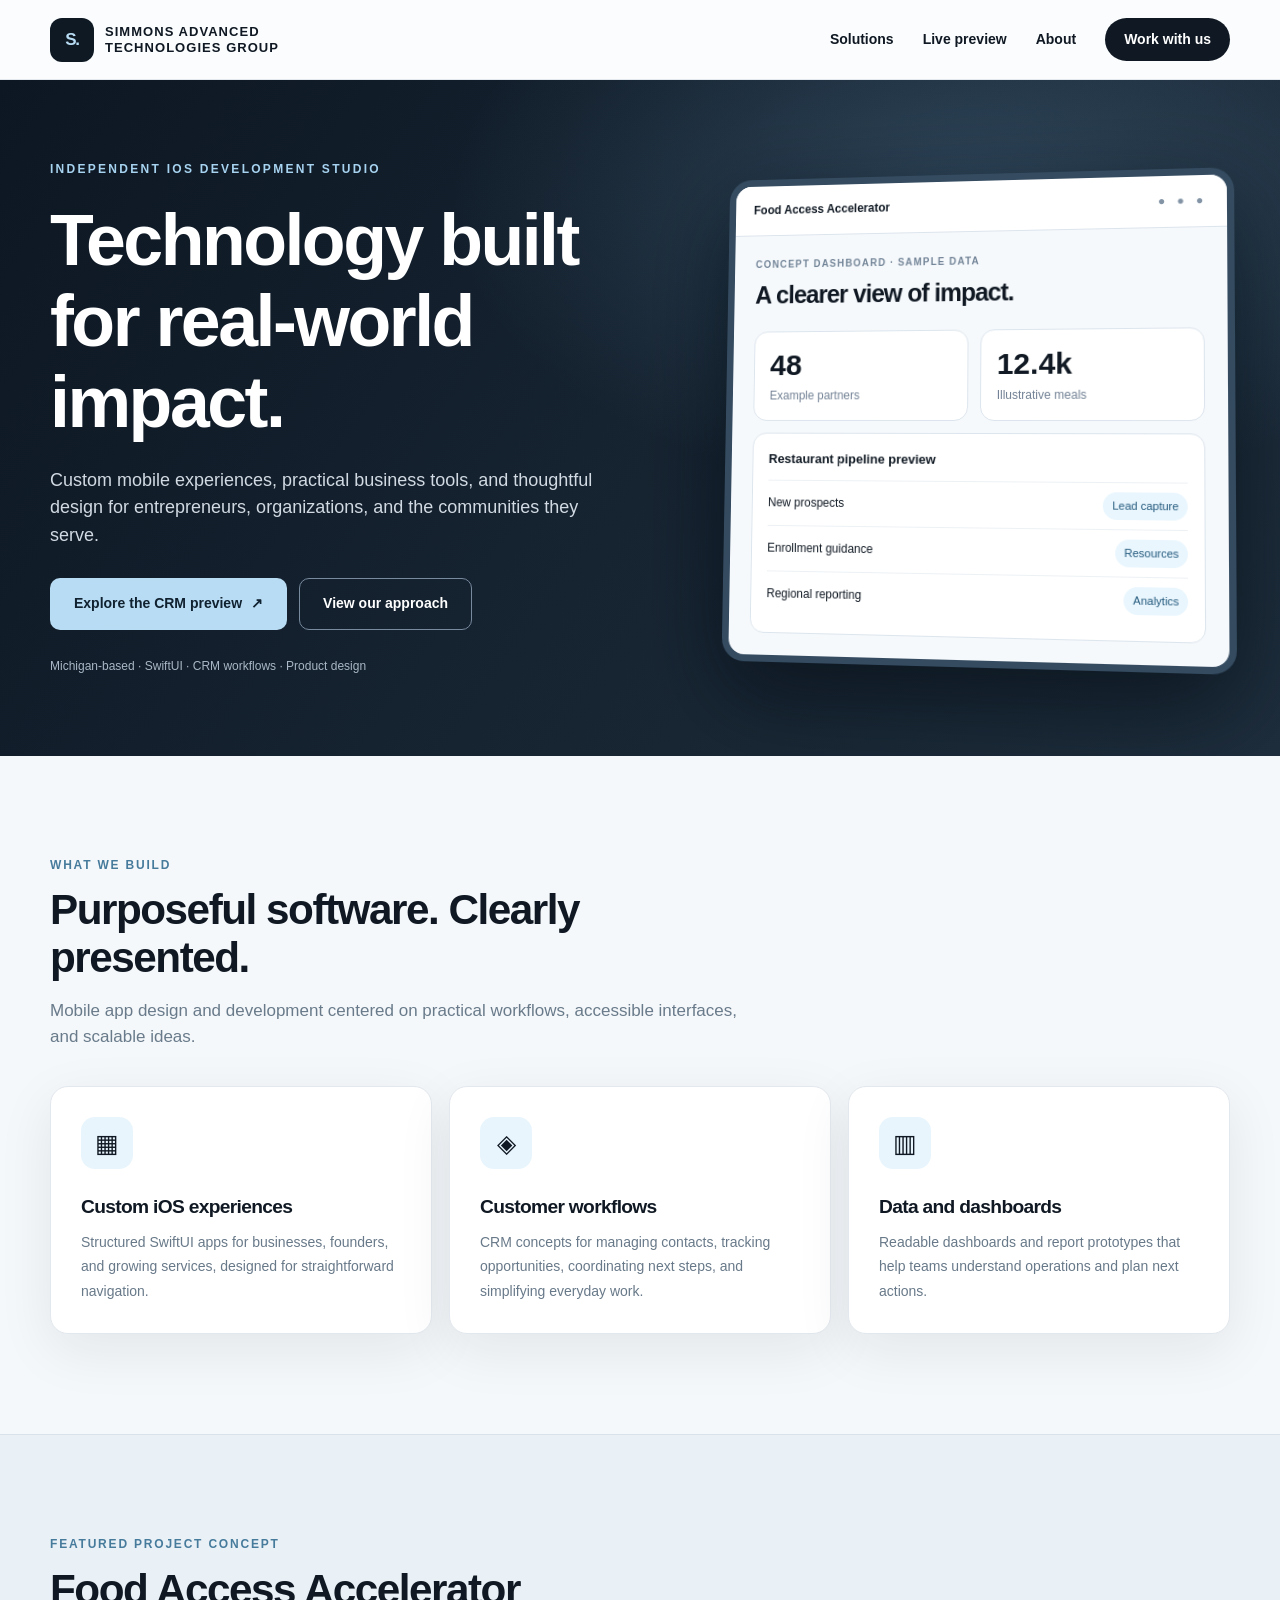
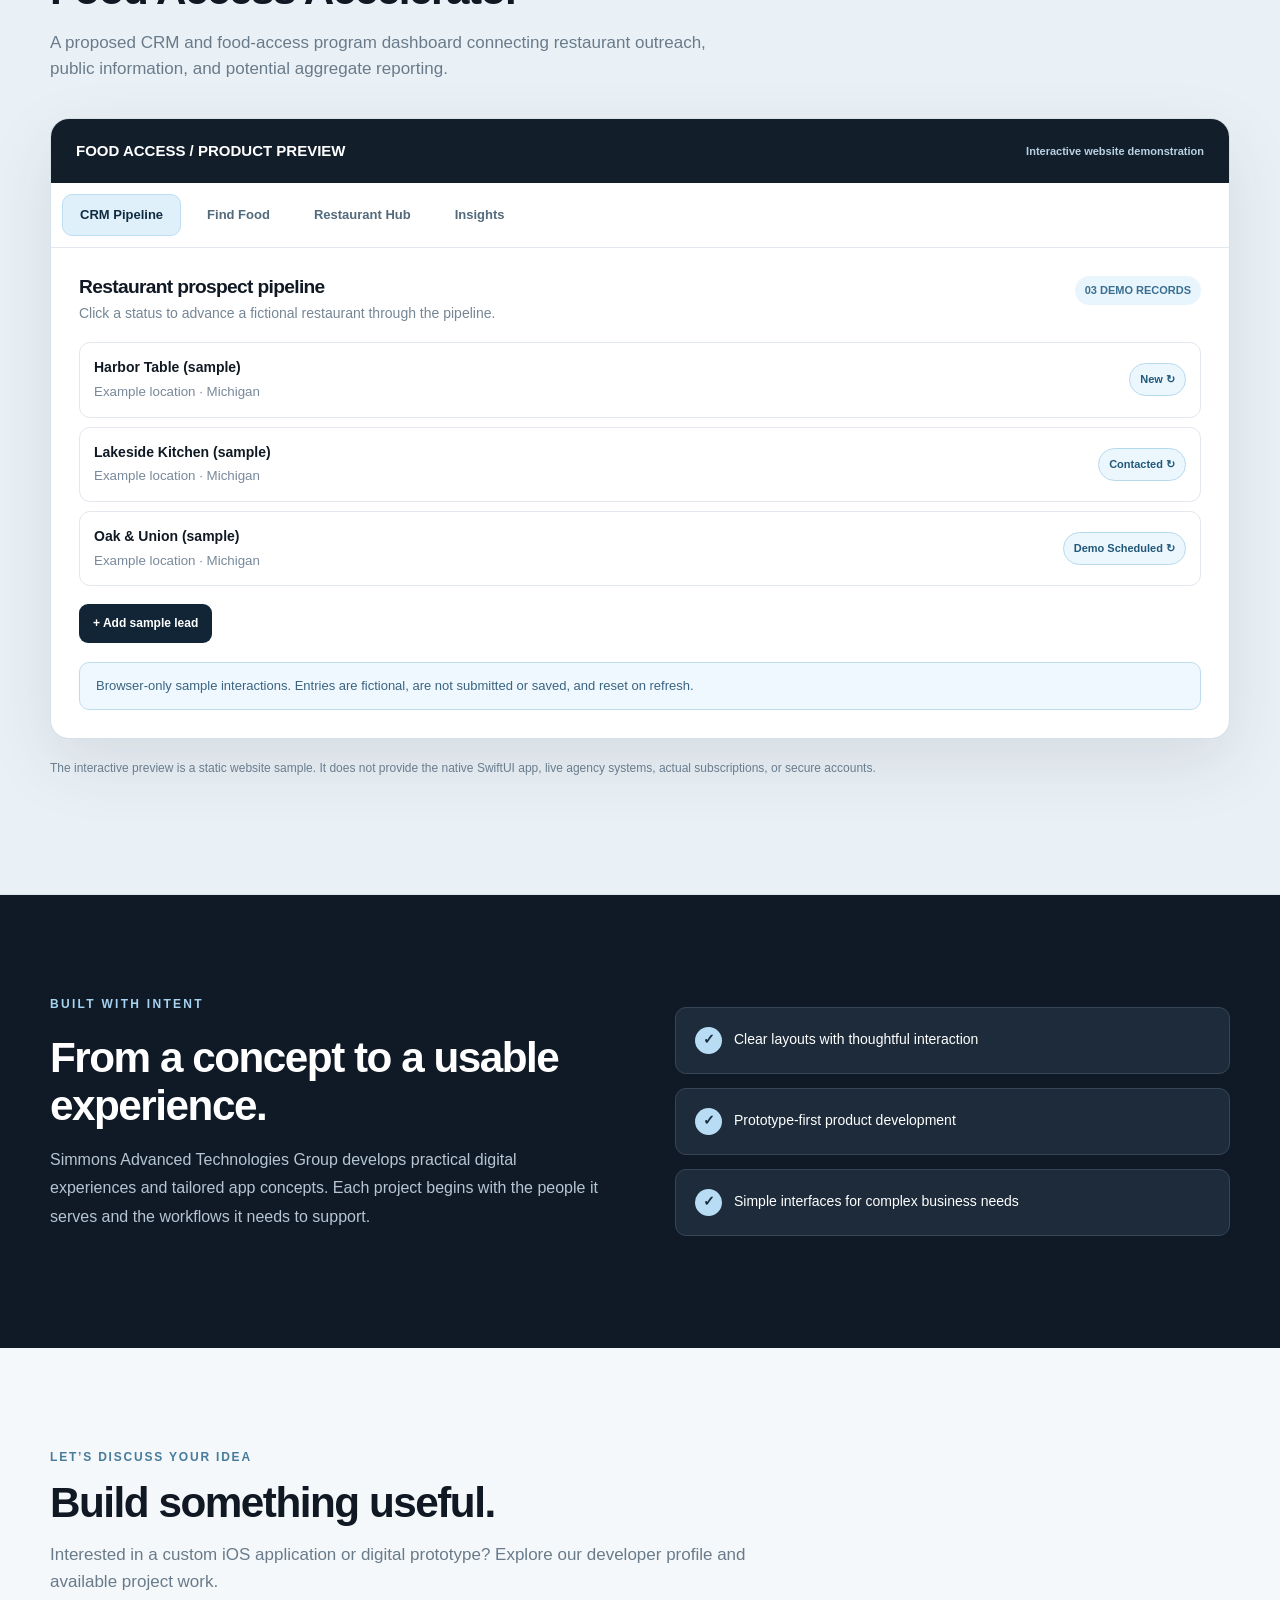
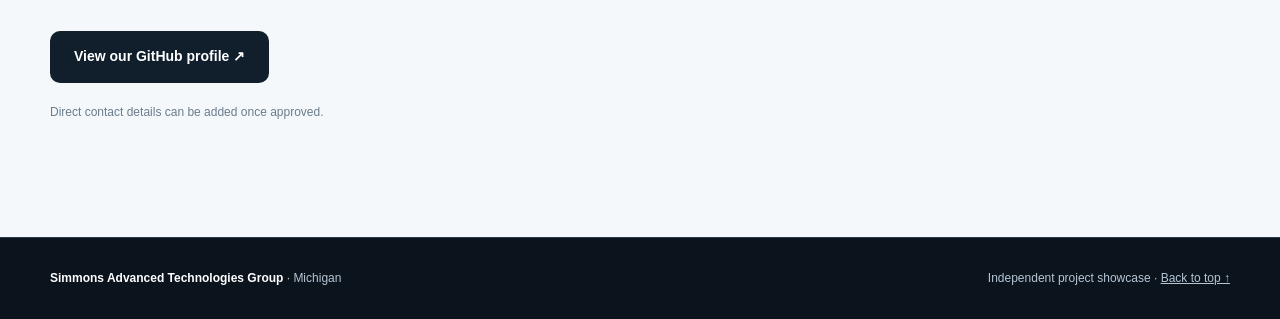
<file: atg/index.html>
<!doctype html>
<html lang="en">
<head>
<meta charset="utf-8">
<meta name="viewport" content="width=device-width, initial-scale=1">
<meta name="theme-color" content="#111f2d">
<meta name="description" content="Simmons Advanced Technologies Group — custom iOS app development and digital experiences. Explore the Food Access Accelerator CRM concept.">
<title>Simmons Advanced Technologies Group | iOS Apps & Digital Solutions</title>
<link rel="stylesheet" href="styles.css">
<link rel="icon" href="data:image/svg+xml,%3Csvg xmlns='http://www.w3.org/2000/svg' viewBox='0 0 64 64'%3E%3Crect width='64' height='64' rx='13' fill='%23121f2d'/%3E%3Ctext x='32' y='42' fill='%23b8dcf3' font-family='Arial' font-size='26' text-anchor='middle' font-weight='bold'%3ES%3C/text%3E%3C/svg%3E">
</head>
<body>
<a href="#main" class="skip">Skip to content</a>
<header class="topbar">
  <nav class="container nav" aria-label="Main navigation">
    <a class="logo" href="#home" aria-label="Simmons Advanced Technologies Group home">
      <span class="logo-mark" aria-hidden="true">S.</span>
      <span>SIMMONS ADVANCED<br>TECHNOLOGIES GROUP</span>
    </a>
    <div class="nav-links">
      <a href="#solutions">Solutions</a><a href="#demo">Live preview</a><a href="#about">About</a>
      <a class="nav-cta" href="#contact">Work with us</a>
    </div>
  </nav>
</header>
<main id="main">
<section id="home" class="hero">
  <div class="container hero-grid">
    <div>
      <div class="eyebrow">Independent iOS development studio</div>
      <h1>Technology built for real-world impact.</h1>
      <p>Custom mobile experiences, practical business tools, and thoughtful design for entrepreneurs, organizations, and the communities they serve.</p>
      <div class="buttons">
        <a class="btn btn-primary" href="#demo">Explore the CRM preview <span aria-hidden="true">↗</span></a>
        <a class="btn btn-outline" href="#solutions">View our approach</a>
      </div>
      <div class="hero-small">Michigan-based · SwiftUI · CRM workflows · Product design</div>
    </div>
    <div class="hero-device" aria-label="Illustrative Food Access Accelerator dashboard mockup">
      <div class="device-header"><span>Food Access Accelerator</span><span class="dots" aria-hidden="true">● ● ●</span></div>
      <div class="device-body">
        <div class="mini-kicker">Concept dashboard · Sample data</div>
        <div class="mini-title">A clearer view of impact.</div>
        <div class="metric-grid">
          <div class="metric"><div class="value">48</div><div class="label">Example partners</div></div>
          <div class="metric"><div class="value">12.4k</div><div class="label">Illustrative meals</div></div>
        </div>
        <div class="mini-panel">
          <div class="mini-heading">Restaurant pipeline preview</div>
          <div class="mini-row"><span>New prospects</span><span class="pill">Lead capture</span></div>
          <div class="mini-row"><span>Enrollment guidance</span><span class="pill">Resources</span></div>
          <div class="mini-row"><span>Regional reporting</span><span class="pill">Analytics</span></div>
        </div>
      </div>
    </div>
  </div>
</section>
<section id="solutions" class="section">
  <div class="container">
    <div class="section-head"><div class="label-top">What we build</div><h2>Purposeful software. Clearly presented.</h2>
      <p>Mobile app design and development centered on practical workflows, accessible interfaces, and scalable ideas.</p>
    </div>
    <div class="feature-grid">
      <article class="feature"><span class="symbol" aria-hidden="true">▦</span><h3>Custom iOS experiences</h3><p>Structured SwiftUI apps for businesses, founders, and growing services, designed for straightforward navigation.</p></article>
      <article class="feature"><span class="symbol" aria-hidden="true">◈</span><h3>Customer workflows</h3><p>CRM concepts for managing contacts, tracking opportunities, coordinating next steps, and simplifying everyday work.</p></article>
      <article class="feature"><span class="symbol" aria-hidden="true">▥</span><h3>Data and dashboards</h3><p>Readable dashboards and report prototypes that help teams understand operations and plan next actions.</p></article>
    </div>
  </div>
</section>
<section class="section demo-section" id="demo">
  <div class="container">
    <div class="section-head"><div class="label-top">Featured project concept</div><h2>Food Access Accelerator</h2>
      <p>A proposed CRM and food-access program dashboard connecting restaurant outreach, public information, and potential aggregate reporting.</p>
    </div>
    <div class="demo-shell">
      <div class="demo-titlebar"><span>FOOD ACCESS / PRODUCT PREVIEW</span><span>Interactive website demonstration</span></div>
      <div class="tabbar" role="tablist" aria-label="Preview features">
        <button type="button" class="tab" data-tab="crm" id="tab-crm" role="tab" aria-controls="panel-crm" aria-selected="true">CRM Pipeline</button>
        <button type="button" class="tab" data-tab="food" id="tab-food" role="tab" aria-controls="panel-food" aria-selected="false">Find Food</button>
        <button type="button" class="tab" data-tab="partners" id="tab-partners" role="tab" aria-controls="panel-partners" aria-selected="false">Restaurant Hub</button>
        <button type="button" class="tab" data-tab="insights" id="tab-insights" role="tab" aria-controls="panel-insights" aria-selected="false">Insights</button>
      </div>
      <section class="panel" id="panel-crm" role="tabpanel" data-panel="crm" aria-labelledby="tab-crm">
        <div class="panel-h"><div><h3>Restaurant prospect pipeline</h3><p>Click a status to advance a fictional restaurant through the pipeline.</p></div><span class="tag"><span id="lead-count">03</span> DEMO RECORDS</span></div>
        <div class="lead-list" id="leads" aria-live="polite"></div>
        <div style="margin-top:18px"><button id="add-sample" type="button" class="text-btn">+ Add sample lead</button></div>
        <div class="notice">Browser-only sample interactions. Entries are fictional, are not submitted or saved, and reset on refresh.</div>
      </section>
      <section class="panel" id="panel-food" role="tabpanel" data-panel="food" aria-labelledby="tab-food" hidden>
        <div class="panel-h"><div><h3>Explore food access resources</h3><p>Find Michigan's official Restaurant Meal Program information.</p></div><span class="tag">OFFICIAL EXTERNAL LINK</span></div>
        <div class="demo-cols">
          <div class="info-card"><strong>Participating restaurant directory</strong><p>Use Michigan's official directory and map for confirmed program locations.</p><a href="https://www.michigan.gov/mdhhs/assistance-programs/food/restaurant-meal-program" target="_blank" rel="noopener noreferrer">Visit Michigan RMP information ↗</a></div>
          <div class="info-card"><strong>Eligibility guidance</strong><p>Eligibility is determined by program rules and relevant agencies, not this website.</p><a href="https://www.michigan.gov/mdhhs/assistance-programs/food/restaurant-meal-program" target="_blank" rel="noopener noreferrer">Review official criteria ↗</a></div>
        </div>
        <div class="notice">No live restaurant data or eligibility determination is provided here.</div>
      </section>
      <section class="panel" id="panel-partners" role="tabpanel" data-panel="partners" aria-labelledby="tab-partners" hidden>
        <div class="panel-h"><div><h3>Restaurant onboarding resources</h3><p>Guided steps for prospective restaurant partners.</p></div><span class="tag">EDUCATIONAL GUIDANCE</span></div>
        <div class="demo-cols">
          <div class="info-card"><strong>01. Review program requirements</strong><p>Learn about restaurant participation and applicable program conditions.</p></div>
          <div class="info-card"><strong>02. Apply through official agencies</strong><p>Restaurant authorization and applications remain with MDHHS and USDA FNS.</p></div>
          <div class="info-card"><strong>03. Prepare operations</strong><p>Review staffing, service, and POS considerations before launch.</p></div>
          <div class="info-card"><strong>04. Track internal progress</strong><p>Use a future CRM to manage reminders and training—not to replace formal approval.</p></div>
        </div>
        <div class="notice">This independent site is not affiliated with MDHHS or USDA and does not enroll restaurants.</div>
      </section>
      <section class="panel" id="panel-insights" role="tabpanel" data-panel="insights" aria-labelledby="tab-insights" hidden>
        <div class="panel-h"><div><h3>Potential public-sector insights</h3><p>Illustrative visualizations only; figures are fictional.</p></div><button type="button" class="text-btn" id="download-report">Download sample CSV</button></div>
        <div class="demo-cols">
          <div class="info-card"><strong>Regional coverage illustration</strong>
            <div class="bars"><div><div class="bar-label"><span>Region A</span><span>75%</span></div><div class="bar-track"><div class="bar-fill" style="width:75%"></div></div></div>
            <div><div class="bar-label"><span>Region B</span><span>52%</span></div><div class="bar-track"><div class="bar-fill" style="width:52%"></div></div></div>
            <div><div class="bar-label"><span>Region C</span><span>38%</span></div><div class="bar-track"><div class="bar-fill" style="width:38%"></div></div></div></div>
          </div>
          <div class="info-card"><strong>Reporting opportunities</strong><p>Proposed metrics include program reach, restaurant participation, area coverage, and trends over time.</p><p>Actual analytics require authorized data sources, confidentiality safeguards, and an agency agreement.</p></div>
        </div>
        <div class="notice">Values, regions, and sample report data are fictional and not official government statistics.</div>
      </section>
    </div>
    <p class="screen-note">The interactive preview is a static website sample. It does not provide the native SwiftUI app, live agency systems, actual subscriptions, or secure accounts.</p>
  </div>
</section>
<section id="about" class="section about-band">
  <div class="container about-grid">
    <div><div class="eyebrow">Built with intent</div><h2>From a concept to a usable experience.</h2><p>Simmons Advanced Technologies Group develops practical digital experiences and tailored app concepts. Each project begins with the people it serves and the workflows it needs to support.</p></div>
    <div class="about-points">
      <div class="about-point"><span class="checkmark" aria-hidden="true">✓</span> Clear layouts with thoughtful interaction</div>
      <div class="about-point"><span class="checkmark" aria-hidden="true">✓</span> Prototype-first product development</div>
      <div class="about-point"><span class="checkmark" aria-hidden="true">✓</span> Simple interfaces for complex business needs</div>
    </div>
  </div>
</section>
<section id="contact" class="section">
  <div class="container"><div class="section-head"><div class="label-top">Let’s discuss your idea</div><h2>Build something useful.</h2><p>Interested in a custom iOS application or digital prototype? Explore our developer profile and available project work.</p></div>
  <a class="btn" style="background:#111f2d;color:#fff" href="https://github.com/iosdevrasimmons" target="_blank" rel="noopener noreferrer">View our GitHub profile ↗</a>
  <p class="screen-note">Direct contact details can be added once approved.</p>
  </div>
</section>
</main>
<footer class="footer"><div class="container foot-grid"><span><strong>Simmons Advanced Technologies Group</strong> · Michigan</span><span>Independent project showcase · <a href="#home">Back to top ↑</a></span></div></footer>
<script src="script.js" defer></script>
</body>
</html>
</file>
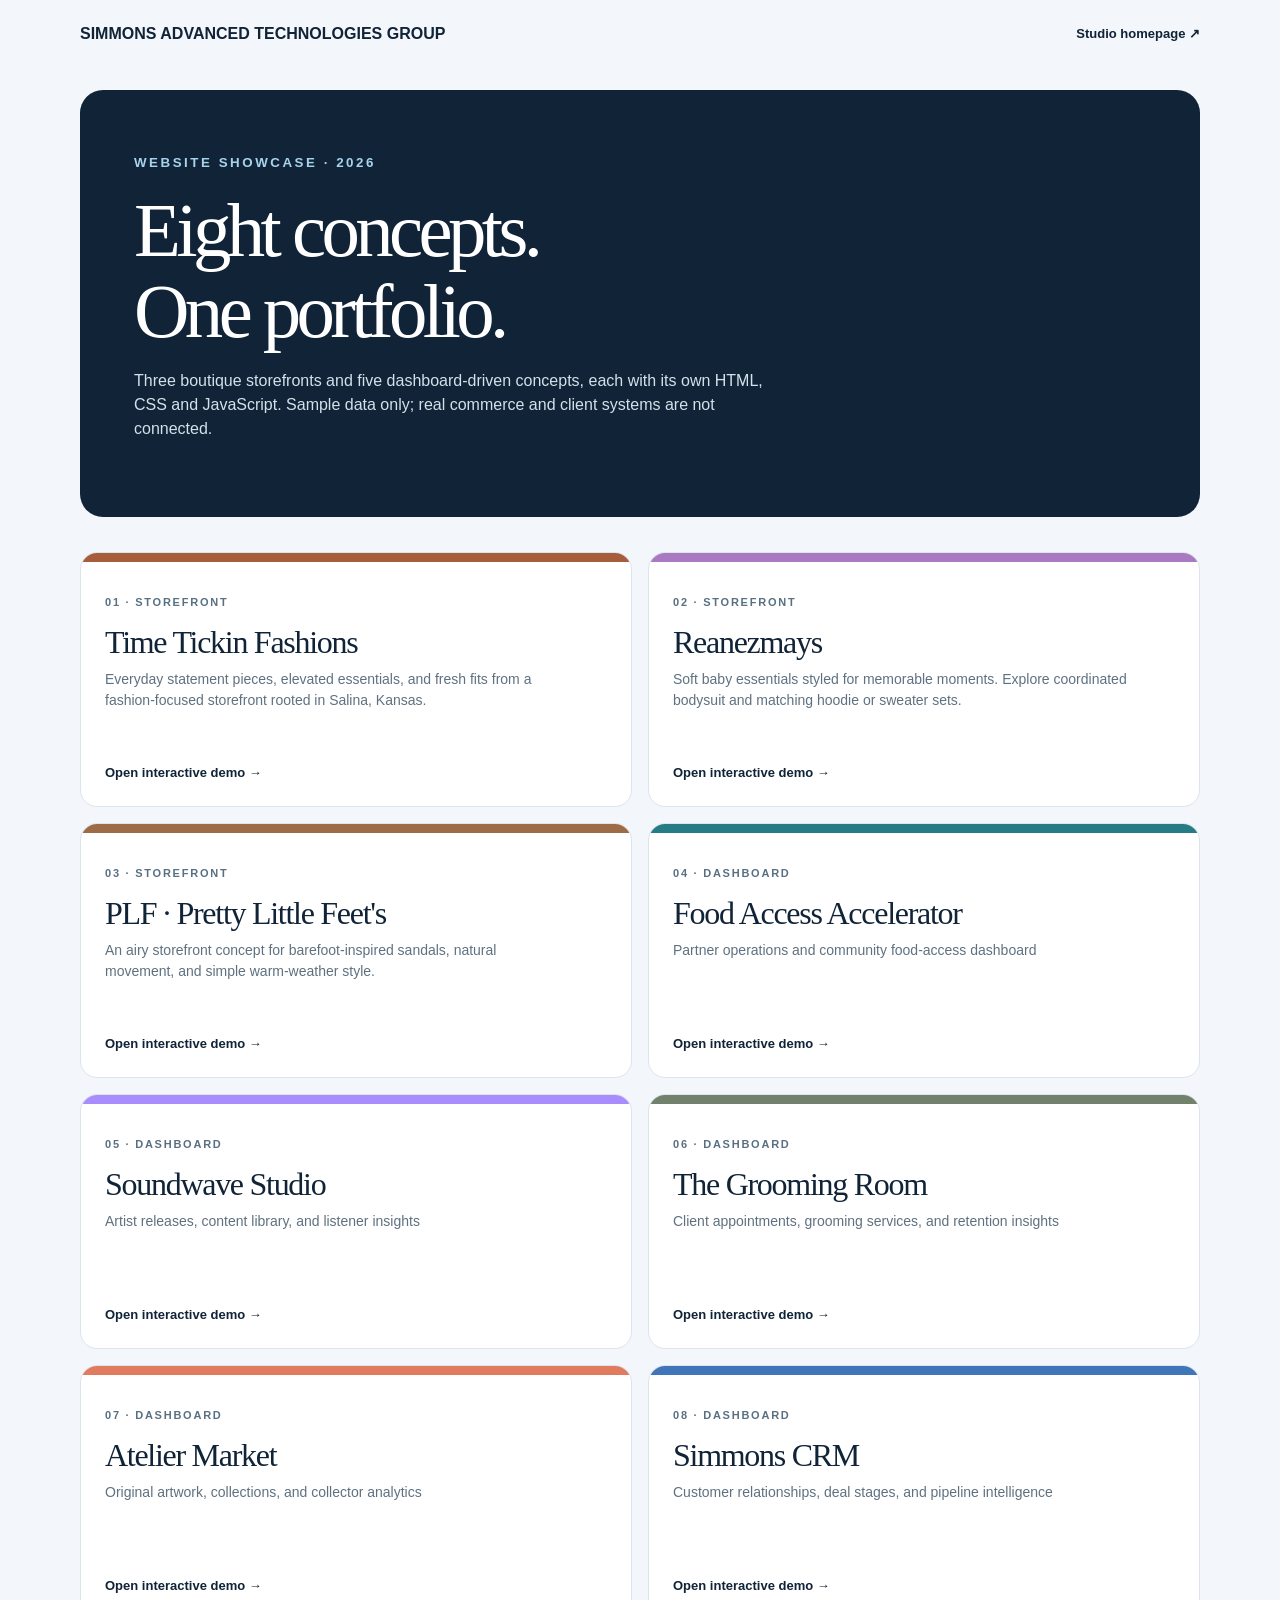
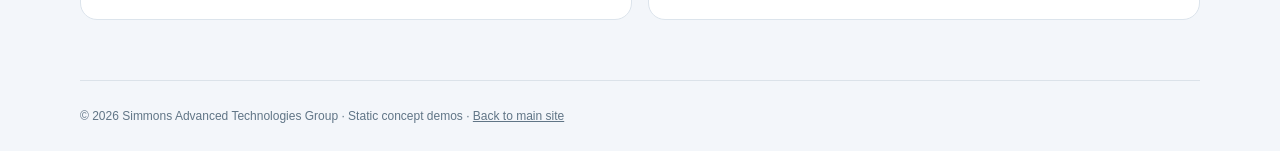
<file: websites/index.html>
<!doctype html><html lang="en"><head><meta charset="utf-8"><meta name="viewport" content="width=device-width,initial-scale=1"><meta name="description" content="Eight interactive website concept demos by Simmons Advanced Technologies Group."><title>Website Concepts | Simmons Advanced Technologies Group</title><style>
*{box-sizing:border-box}body{margin:0;background:#f3f6fa;color:#102337;font:16px/1.5 -apple-system,BlinkMacSystemFont,"Segoe UI",Arial,sans-serif}a{color:inherit}.shell{width:min(1120px,calc(100% - 38px));margin:auto}header{padding:22px 0;display:flex;justify-content:space-between;align-items:center;gap:20px}header a{font-size:13px;font-weight:800;text-decoration:none}.hero{background:#102337;color:white;border-radius:23px;padding:60px 54px;margin:22px 0 35px}.hero small{color:#a7d4ec;text-transform:uppercase;letter-spacing:.19em;font-weight:900}.hero h1{font:normal clamp(2.8rem,6vw,5.7rem)/1.05 Georgia,serif;letter-spacing:-.06em;margin:17px 0}.hero p{max-width:630px;color:#d2e2eb}.grid{display:grid;grid-template-columns:repeat(2,minmax(0,1fr));gap:16px;margin-bottom:60px}.tile{padding:24px;background:#fff;border:1px solid #dce4ec;border-radius:17px;display:flex;flex-direction:column;min-height:255px;position:relative;overflow:hidden;text-decoration:none}.tile::before{content:"";height:9px;position:absolute;left:0;right:0;top:0;background:var(--a)}.tile:hover{box-shadow:0 16px 45px #172a4218;transform:translateY(-2px)}.tile .meta{font-size:11px;text-transform:uppercase;letter-spacing:.16em;font-weight:850;color:#587081;margin-top:17px}.tile h2{font:normal 2rem Georgia,serif;letter-spacing:-.04em;margin:13px 0 8px}.tile p{max-width:460px;color:#5f7180;margin:0 0 18px;font-size:14px}.open{margin-top:auto;font-size:13px;font-weight:850}footer{padding:26px 0;border-top:1px solid #dbe2e9;color:#607586;font-size:12px}@media(max-width:700px){.hero{padding:40px 24px}.grid{grid-template-columns:1fr}.tile{min-height:220px}}</style></head><body><div class="shell"><header><strong>SIMMONS ADVANCED TECHNOLOGIES GROUP</strong><a href="../">Studio homepage ↗</a></header><section class="hero"><small>Website showcase · 2026</small><h1>Eight concepts.<br>One portfolio.</h1><p>Three boutique storefronts and five dashboard-driven concepts, each with its own HTML, CSS and JavaScript. Sample data only; real commerce and client systems are not connected.</p></section><main class="grid"><a class="tile" style="--a:#a65d3b" href="time-tickin-fashions/"><div class="meta">01 · Storefront</div><h2>Time Tickin Fashions</h2><p>Everyday statement pieces, elevated essentials, and fresh fits from a fashion-focused storefront rooted in Salina, Kansas.</p><span class="open">Open interactive demo →</span></a><a class="tile" style="--a:#a97ac2" href="reanezmays/"><div class="meta">02 · Storefront</div><h2>Reanezmays</h2><p>Soft baby essentials styled for memorable moments. Explore coordinated bodysuit and matching hoodie or sweater sets.</p><span class="open">Open interactive demo →</span></a><a class="tile" style="--a:#9d6c47" href="pretty-little-feet/"><div class="meta">03 · Storefront</div><h2>PLF · Pretty Little Feet's</h2><p>An airy storefront concept for barefoot-inspired sandals, natural movement, and simple warm-weather style.</p><span class="open">Open interactive demo →</span></a><a class="tile" style="--a:#257c84" href="food-accelerator/"><div class="meta">04 · Dashboard</div><h2>Food Access Accelerator</h2><p>Partner operations and community food-access dashboard</p><span class="open">Open interactive demo →</span></a><a class="tile" style="--a:#a98dff" href="music-app/"><div class="meta">05 · Dashboard</div><h2>Soundwave Studio</h2><p>Artist releases, content library, and listener insights</p><span class="open">Open interactive demo →</span></a><a class="tile" style="--a:#72816c" href="personal-groomer/"><div class="meta">06 · Dashboard</div><h2>The Grooming Room</h2><p>Client appointments, grooming services, and retention insights</p><span class="open">Open interactive demo →</span></a><a class="tile" style="--a:#e17b60" href="art-selling/"><div class="meta">07 · Dashboard</div><h2>Atelier Market</h2><p>Original artwork, collections, and collector analytics</p><span class="open">Open interactive demo →</span></a><a class="tile" style="--a:#4075b9" href="crm-dashboard/"><div class="meta">08 · Dashboard</div><h2>Simmons CRM</h2><p>Customer relationships, deal stages, and pipeline intelligence</p><span class="open">Open interactive demo →</span></a></main><footer>© 2026 Simmons Advanced Technologies Group · Static concept demos · <a href="../">Back to main site</a></footer></div></body></html>
</file>
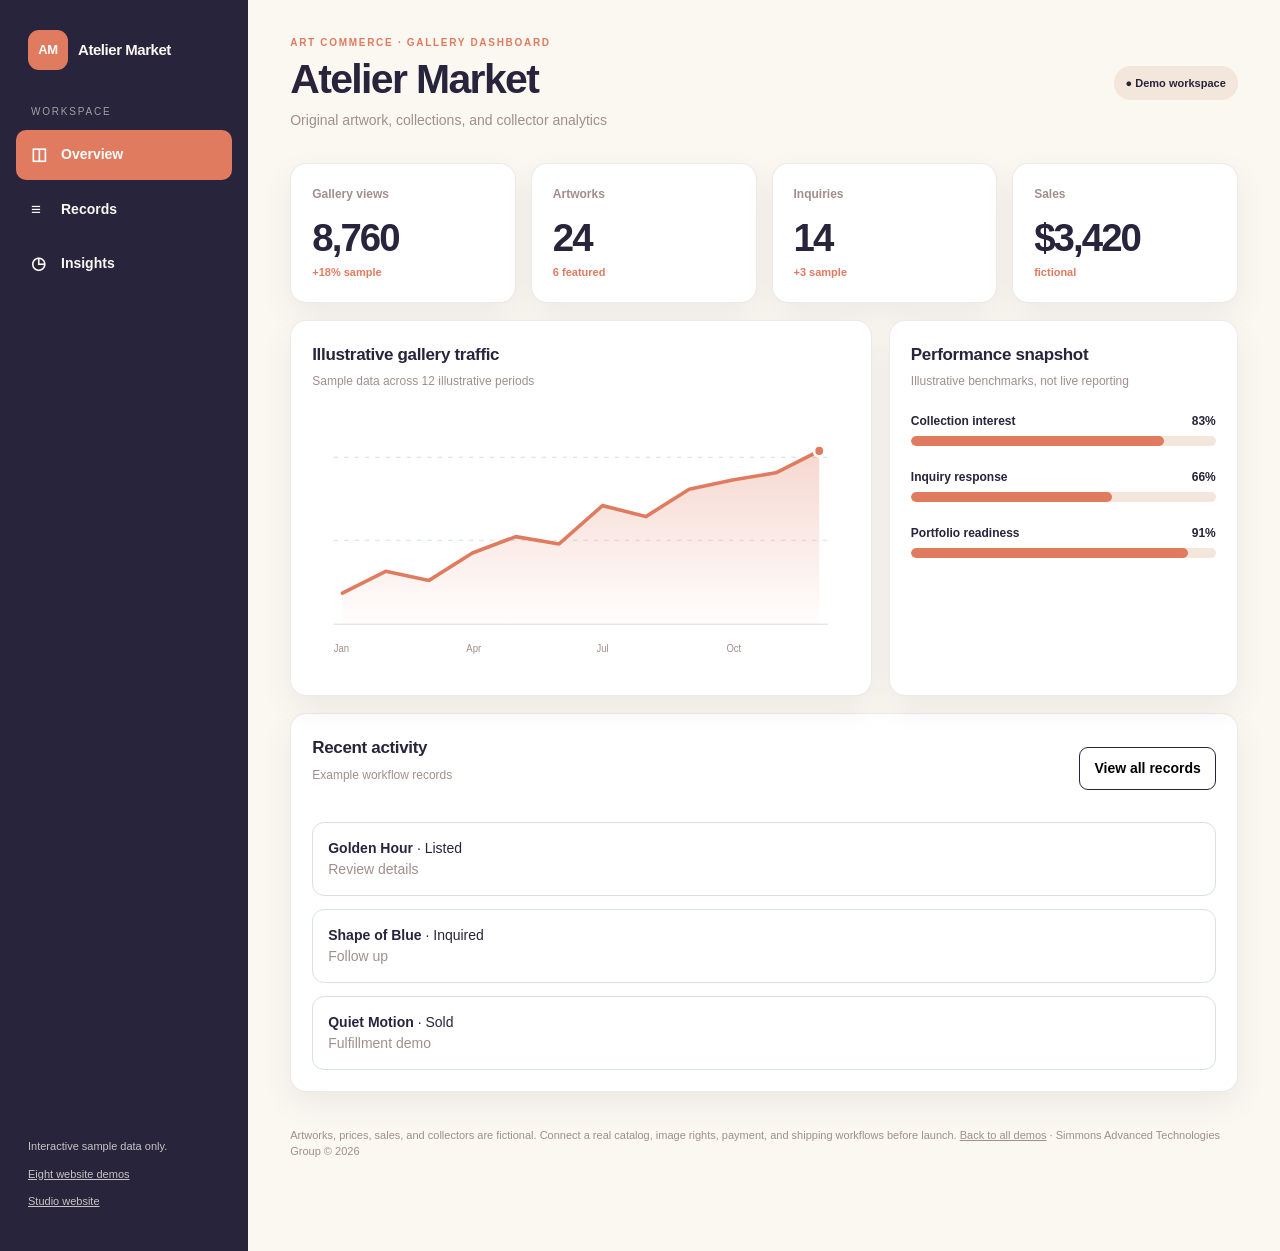
<file: websites/art-selling/index.html>
<!doctype html>
<html lang="en"><head><meta charset="utf-8"><meta name="viewport" content="width=device-width,initial-scale=1"><meta name="description" content="Atelier Market — interactive dashboard demonstration"><title>Atelier Market | Dashboard Concept</title><link rel="stylesheet" href="styles.css"></head><body><a href="#workspace" class="skip">Skip to dashboard</a>
<div class="layout"><aside class="sidebar"><a href="../" class="identity"><span class="logo">AM</span><span>Atelier Market</span></a><nav aria-label="Dashboard sections"><div class="side-label">Workspace</div><div class="menu"><button type="button" data-view="overview" aria-pressed="true"><span class="bullet" aria-hidden="true">◫</span> Overview</button><button type="button" data-view="records" aria-pressed="false"><span class="bullet" aria-hidden="true">≡</span> Records</button><button type="button" data-view="insights" aria-pressed="false"><span class="bullet" aria-hidden="true">◷</span> Insights</button></div></nav><div class="sidebar-foot">Interactive sample data only.<p><a href="../">Eight website demos</a></p><p><a href="../../">Studio website</a></p></div></aside>
<main class="main" id="workspace"><header class="topline"><div><div class="eyebrow">ART COMMERCE · GALLERY DASHBOARD</div><h1>Atelier Market</h1><p class="sub">Original artwork, collections, and collector analytics</p></div><span class="chip">● Demo workspace</span></header>
<section class="view" data-panel="overview"><div class="kpis"><article class="kpi"><div class="small">Gallery views</div><div class="number">8,760</div><div class="trend">+18% sample</div></article><article class="kpi"><div class="small">Artworks</div><div class="number">24</div><div class="trend">6 featured</div></article><article class="kpi"><div class="small">Inquiries</div><div class="number">14</div><div class="trend">+3 sample</div></article><article class="kpi"><div class="small">Sales</div><div class="number">$3,420</div><div class="trend">fictional</div></article></div><div class="dashboard-grid"><article class="card"><h2>Illustrative gallery traffic</h2><p class="detail">Sample data across 12 illustrative periods</p><svg class="chart" role="img" aria-label="Illustrative line chart trending upward over twelve periods" viewBox="0 0 620 285" preserveAspectRatio="none"><defs><linearGradient id="chart-fill" x1="0" y1="0" x2="0" y2="1"><stop offset="0%" stop-color="var(--accent)" stop-opacity=".30"/><stop offset="100%" stop-color="var(--accent)" stop-opacity=".01"/></linearGradient></defs><line x1="25" y1="54" x2="595" y2="54" stroke="#ced9e2" stroke-dasharray="5 7"/><line x1="25" y1="145" x2="595" y2="145" stroke="#ced9e2" stroke-dasharray="5 7"/><line x1="25" y1="237" x2="595" y2="237" stroke="#ced9e2"/><polygon points="35,237 35,203 85,179 135,189 185,159 235,141 285,149 335,107 385,119 435,89 485,79 535,71 585,47 585,237" fill="url(#chart-fill)"/><polyline points="35,203 85,179 135,189 185,159 235,141 285,149 335,107 385,119 435,89 485,79 535,71 585,47" fill="none" stroke="var(--accent)" stroke-width="4" stroke-linecap="round" stroke-linejoin="round"/><circle cx="585" cy="47" r="6" fill="var(--accent)" stroke="white" stroke-width="3"/><text x="25" y="268">Jan</text><text x="178" y="268">Apr</text><text x="328" y="268">Jul</text><text x="478" y="268">Oct</text></svg></article><article class="card"><h2>Performance snapshot</h2><p class="detail">Illustrative benchmarks, not live reporting</p><div class="bar-stack"><div><div class="bar-label"><span>Collection interest</span><span>83%</span></div><div class="track"><div class="fill" style="width:83%"></div></div></div><div><div class="bar-label"><span>Inquiry response</span><span>66%</span></div><div class="track"><div class="fill" style="width:66%"></div></div></div><div><div class="bar-label"><span>Portfolio readiness</span><span>91%</span></div><div class="track"><div class="fill" style="width:91%"></div></div></div></div></article></div><article class="card table-card"><div class="table-top"><div><h2>Recent activity</h2><p class="detail">Example workflow records</p></div><button class="outline" type="button" id="open-records" onclick="document.querySelector('[data-view=records]').click()">View all records</button></div><div class="insight-list"><div class="insight-item"><strong>Golden Hour</strong> · Listed<br><span class="sub">Review details</span></div><div class="insight-item"><strong>Shape of Blue</strong> · Inquired<br><span class="sub">Follow up</span></div><div class="insight-item"><strong>Quiet Motion</strong> · Sold<br><span class="sub">Fulfillment demo</span></div></div></article></section>
<section class="view" data-panel="records" hidden><article class="card"><div class="table-top"><div><h2>Records</h2><p class="detail">Search and change example statuses. Changes reset on reload.</p></div><div class="controls"><input type="search" id="record-search" aria-label="Search records" placeholder="Search sample records"><button id="export" type="button" class="export">Download sample CSV</button></div></div><p class="detail" id="visible-count" aria-live="polite"></p><div class="table-scroll"><table id="records"><thead><tr><th scope="col">Artwork</th><th scope="col">Medium</th><th scope="col">Status</th><th scope="col">Next step</th></tr></thead><tbody><tr><td>Golden Hour</td><td>Acrylic</td><td><button type="button" class="stage" data-status data-stages="Draft|Listed|Inquired|Sold" aria-label="Cycle sample status for Golden Hour">Listed</button></td><td>Review details</td></tr>
<tr><td>Shape of Blue</td><td>Digital print</td><td><button type="button" class="stage" data-status data-stages="Draft|Listed|Inquired|Sold" aria-label="Cycle sample status for Shape of Blue">Inquired</button></td><td>Follow up</td></tr>
<tr><td>Quiet Motion</td><td>Canvas</td><td><button type="button" class="stage" data-status data-stages="Draft|Listed|Inquired|Sold" aria-label="Cycle sample status for Quiet Motion">Sold</button></td><td>Fulfillment demo</td></tr>
<tr><td>Wild Bloom</td><td>Mixed media</td><td><button type="button" class="stage" data-status data-stages="Draft|Listed|Inquired|Sold" aria-label="Cycle sample status for Wild Bloom">Listed</button></td><td>Promote work</td></tr></tbody></table></div></article></section>
<section class="view" data-panel="insights" hidden><article class="card"><h2>Reporting overview</h2><p class="detail">The example indicators below are invented for UI testing.</p><div class="focus-row"><div class="focus-item"><strong>83%</strong><small>Collection interest</small></div><div class="focus-item"><strong>66%</strong><small>Inquiry response</small></div><div class="focus-item"><strong>91%</strong><small>Portfolio readiness</small></div></div><div class="bar-stack"><div><div class="bar-label"><span>Collection interest</span><span>83%</span></div><div class="track"><div class="fill" style="width:83%"></div></div></div><div><div class="bar-label"><span>Inquiry response</span><span>66%</span></div><div class="track"><div class="fill" style="width:66%"></div></div></div><div><div class="bar-label"><span>Portfolio readiness</span><span>91%</span></div><div class="track"><div class="fill" style="width:91%"></div></div></div></div><p class="note">Artworks, prices, sales, and collectors are fictional. Connect a real catalog, image rights, payment, and shipping workflows before launch.</p></article></section>
<p class="footer-note">Artworks, prices, sales, and collectors are fictional. Connect a real catalog, image rights, payment, and shipping workflows before launch. <a href="../">Back to all demos</a> · Simmons Advanced Technologies Group © 2026</p></main></div><script src="script.js" defer></script></body></html>
</file>
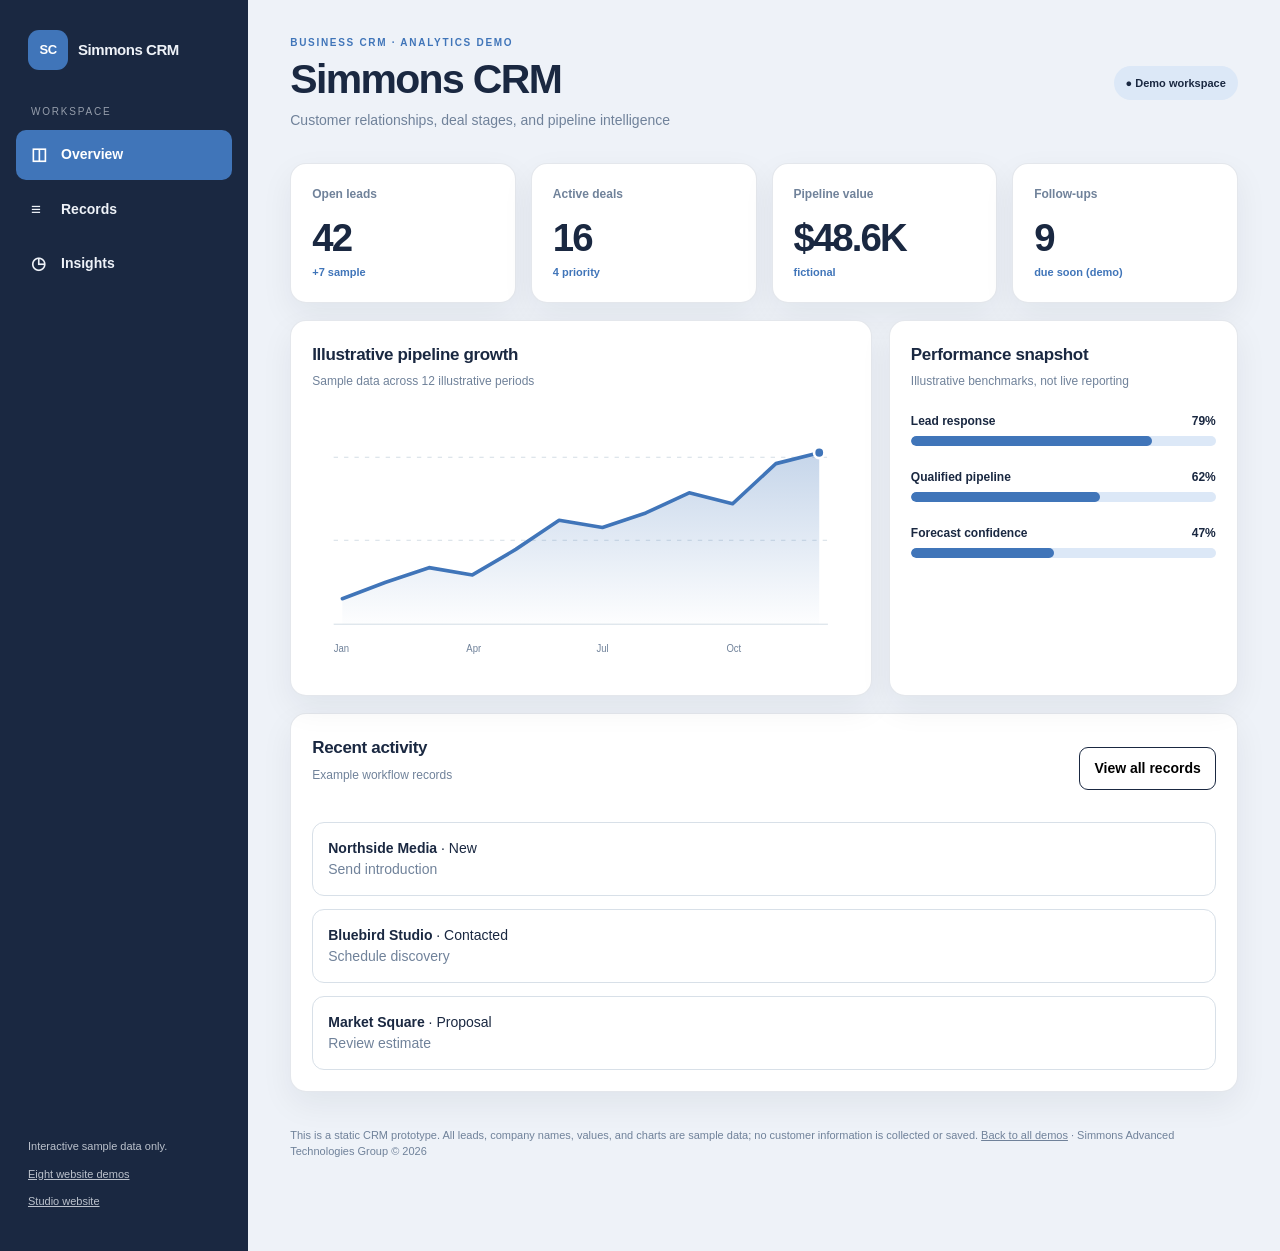
<file: websites/crm-dashboard/index.html>
<!doctype html>
<html lang="en"><head><meta charset="utf-8"><meta name="viewport" content="width=device-width,initial-scale=1"><meta name="description" content="Simmons CRM — interactive dashboard demonstration"><title>Simmons CRM | Dashboard Concept</title><link rel="stylesheet" href="styles.css"></head><body><a href="#workspace" class="skip">Skip to dashboard</a>
<div class="layout"><aside class="sidebar"><a href="../" class="identity"><span class="logo">SC</span><span>Simmons CRM</span></a><nav aria-label="Dashboard sections"><div class="side-label">Workspace</div><div class="menu"><button type="button" data-view="overview" aria-pressed="true"><span class="bullet" aria-hidden="true">◫</span> Overview</button><button type="button" data-view="records" aria-pressed="false"><span class="bullet" aria-hidden="true">≡</span> Records</button><button type="button" data-view="insights" aria-pressed="false"><span class="bullet" aria-hidden="true">◷</span> Insights</button></div></nav><div class="sidebar-foot">Interactive sample data only.<p><a href="../">Eight website demos</a></p><p><a href="../../">Studio website</a></p></div></aside>
<main class="main" id="workspace"><header class="topline"><div><div class="eyebrow">BUSINESS CRM · ANALYTICS DEMO</div><h1>Simmons CRM</h1><p class="sub">Customer relationships, deal stages, and pipeline intelligence</p></div><span class="chip">● Demo workspace</span></header>
<section class="view" data-panel="overview"><div class="kpis"><article class="kpi"><div class="small">Open leads</div><div class="number">42</div><div class="trend">+7 sample</div></article><article class="kpi"><div class="small">Active deals</div><div class="number">16</div><div class="trend">4 priority</div></article><article class="kpi"><div class="small">Pipeline value</div><div class="number">$48.6K</div><div class="trend">fictional</div></article><article class="kpi"><div class="small">Follow-ups</div><div class="number">9</div><div class="trend">due soon (demo)</div></article></div><div class="dashboard-grid"><article class="card"><h2>Illustrative pipeline growth</h2><p class="detail">Sample data across 12 illustrative periods</p><svg class="chart" role="img" aria-label="Illustrative line chart trending upward over twelve periods" viewBox="0 0 620 285" preserveAspectRatio="none"><defs><linearGradient id="chart-fill" x1="0" y1="0" x2="0" y2="1"><stop offset="0%" stop-color="var(--accent)" stop-opacity=".30"/><stop offset="100%" stop-color="var(--accent)" stop-opacity=".01"/></linearGradient></defs><line x1="25" y1="54" x2="595" y2="54" stroke="#ced9e2" stroke-dasharray="5 7"/><line x1="25" y1="145" x2="595" y2="145" stroke="#ced9e2" stroke-dasharray="5 7"/><line x1="25" y1="237" x2="595" y2="237" stroke="#ced9e2"/><polygon points="35,237 35,209 85,191 135,175 185,183 235,155 285,123 335,131 385,115 435,93 485,105 535,61 585,49 585,237" fill="url(#chart-fill)"/><polyline points="35,209 85,191 135,175 185,183 235,155 285,123 335,131 385,115 435,93 485,105 535,61 585,49" fill="none" stroke="var(--accent)" stroke-width="4" stroke-linecap="round" stroke-linejoin="round"/><circle cx="585" cy="49" r="6" fill="var(--accent)" stroke="white" stroke-width="3"/><text x="25" y="268">Jan</text><text x="178" y="268">Apr</text><text x="328" y="268">Jul</text><text x="478" y="268">Oct</text></svg></article><article class="card"><h2>Performance snapshot</h2><p class="detail">Illustrative benchmarks, not live reporting</p><div class="bar-stack"><div><div class="bar-label"><span>Lead response</span><span>79%</span></div><div class="track"><div class="fill" style="width:79%"></div></div></div><div><div class="bar-label"><span>Qualified pipeline</span><span>62%</span></div><div class="track"><div class="fill" style="width:62%"></div></div></div><div><div class="bar-label"><span>Forecast confidence</span><span>47%</span></div><div class="track"><div class="fill" style="width:47%"></div></div></div></div></article></div><article class="card table-card"><div class="table-top"><div><h2>Recent activity</h2><p class="detail">Example workflow records</p></div><button class="outline" type="button" id="open-records" onclick="document.querySelector('[data-view=records]').click()">View all records</button></div><div class="insight-list"><div class="insight-item"><strong>Northside Media</strong> · New<br><span class="sub">Send introduction</span></div><div class="insight-item"><strong>Bluebird Studio</strong> · Contacted<br><span class="sub">Schedule discovery</span></div><div class="insight-item"><strong>Market Square</strong> · Proposal<br><span class="sub">Review estimate</span></div></div></article></section>
<section class="view" data-panel="records" hidden><article class="card"><div class="table-top"><div><h2>Records</h2><p class="detail">Search and change example statuses. Changes reset on reload.</p></div><div class="controls"><input type="search" id="record-search" aria-label="Search records" placeholder="Search sample records"><button id="export" type="button" class="export">Download sample CSV</button></div></div><p class="detail" id="visible-count" aria-live="polite"></p><div class="table-scroll"><table id="records"><thead><tr><th scope="col">Company</th><th scope="col">Opportunity</th><th scope="col">Status</th><th scope="col">Next step</th></tr></thead><tbody><tr><td>Northside Media</td><td>Brand website</td><td><button type="button" class="stage" data-status data-stages="New|Contacted|Proposal|Won" aria-label="Cycle sample status for Northside Media">New</button></td><td>Send introduction</td></tr>
<tr><td>Bluebird Studio</td><td>Mobile app</td><td><button type="button" class="stage" data-status data-stages="New|Contacted|Proposal|Won" aria-label="Cycle sample status for Bluebird Studio">Contacted</button></td><td>Schedule discovery</td></tr>
<tr><td>Market Square</td><td>CRM setup</td><td><button type="button" class="stage" data-status data-stages="New|Contacted|Proposal|Won" aria-label="Cycle sample status for Market Square">Proposal</button></td><td>Review estimate</td></tr>
<tr><td>Bright Path</td><td>Maintenance plan</td><td><button type="button" class="stage" data-status data-stages="New|Contacted|Proposal|Won" aria-label="Cycle sample status for Bright Path">Won</button></td><td>Set kickoff</td></tr></tbody></table></div></article></section>
<section class="view" data-panel="insights" hidden><article class="card"><h2>Reporting overview</h2><p class="detail">The example indicators below are invented for UI testing.</p><div class="focus-row"><div class="focus-item"><strong>79%</strong><small>Lead response</small></div><div class="focus-item"><strong>62%</strong><small>Qualified pipeline</small></div><div class="focus-item"><strong>47%</strong><small>Forecast confidence</small></div></div><div class="bar-stack"><div><div class="bar-label"><span>Lead response</span><span>79%</span></div><div class="track"><div class="fill" style="width:79%"></div></div></div><div><div class="bar-label"><span>Qualified pipeline</span><span>62%</span></div><div class="track"><div class="fill" style="width:62%"></div></div></div><div><div class="bar-label"><span>Forecast confidence</span><span>47%</span></div><div class="track"><div class="fill" style="width:47%"></div></div></div></div><p class="note">This is a static CRM prototype. All leads, company names, values, and charts are sample data; no customer information is collected or saved.</p></article></section>
<p class="footer-note">This is a static CRM prototype. All leads, company names, values, and charts are sample data; no customer information is collected or saved. <a href="../">Back to all demos</a> · Simmons Advanced Technologies Group © 2026</p></main></div><script src="script.js" defer></script></body></html>
</file>
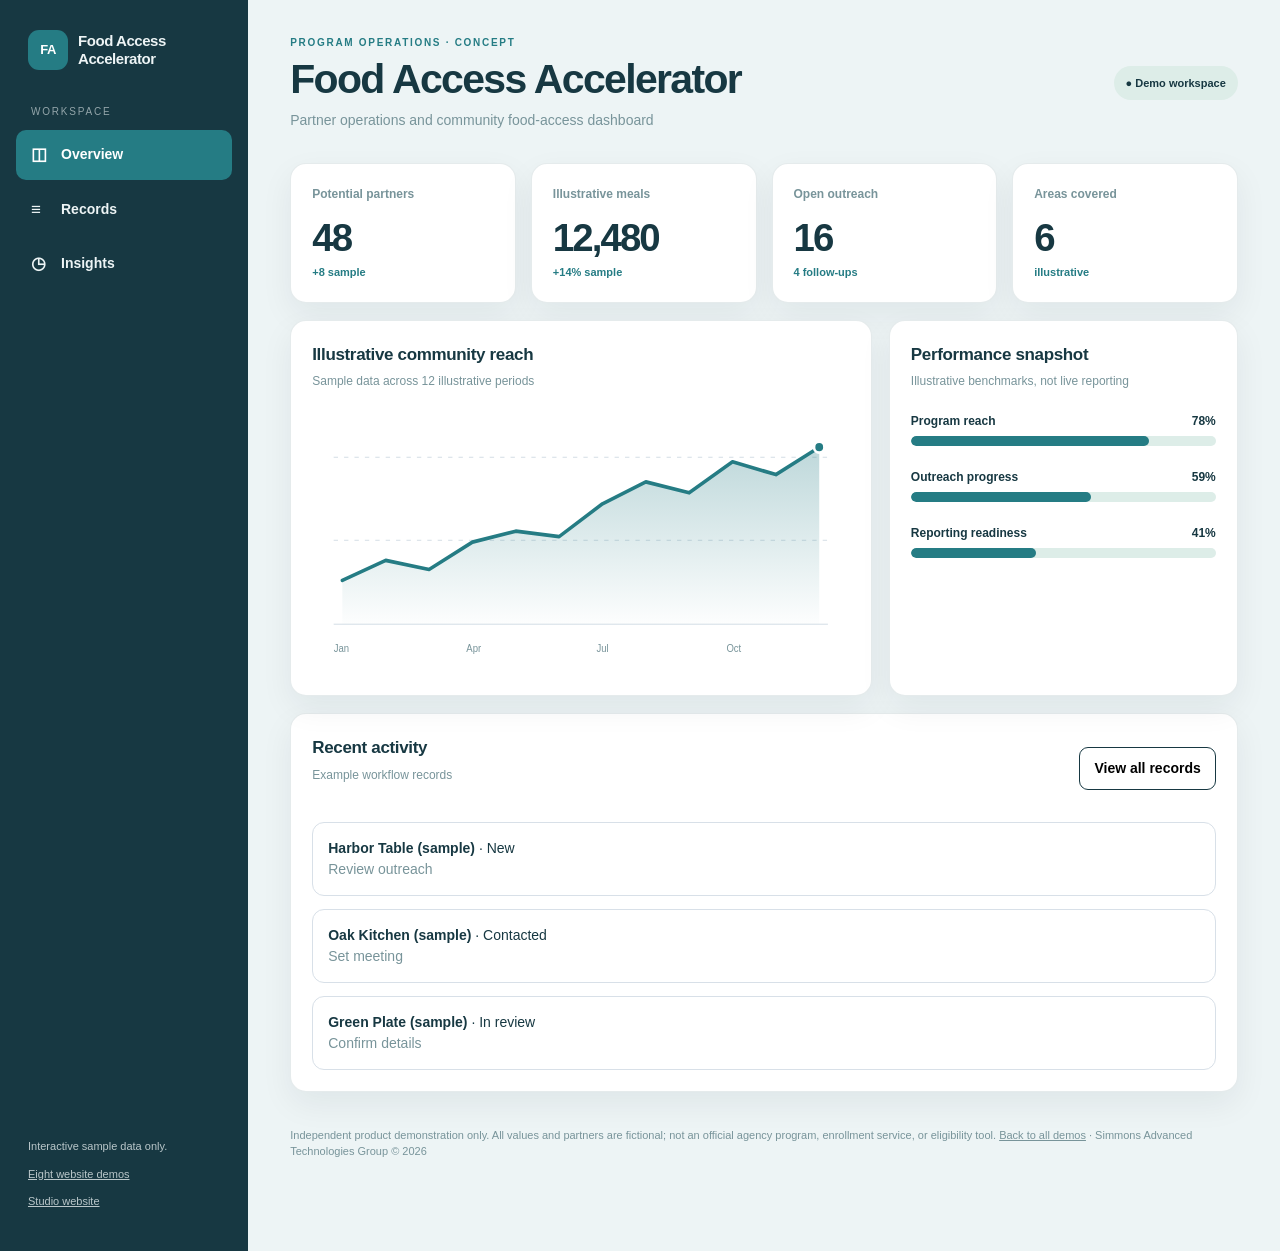
<file: websites/food-accelerator/index.html>
<!doctype html>
<html lang="en"><head><meta charset="utf-8"><meta name="viewport" content="width=device-width,initial-scale=1"><meta name="description" content="Food Access Accelerator — interactive dashboard demonstration"><title>Food Access Accelerator | Dashboard Concept</title><link rel="stylesheet" href="styles.css"></head><body><a href="#workspace" class="skip">Skip to dashboard</a>
<div class="layout"><aside class="sidebar"><a href="../" class="identity"><span class="logo">FA</span><span>Food Access Accelerator</span></a><nav aria-label="Dashboard sections"><div class="side-label">Workspace</div><div class="menu"><button type="button" data-view="overview" aria-pressed="true"><span class="bullet" aria-hidden="true">◫</span> Overview</button><button type="button" data-view="records" aria-pressed="false"><span class="bullet" aria-hidden="true">≡</span> Records</button><button type="button" data-view="insights" aria-pressed="false"><span class="bullet" aria-hidden="true">◷</span> Insights</button></div></nav><div class="sidebar-foot">Interactive sample data only.<p><a href="../">Eight website demos</a></p><p><a href="../../">Studio website</a></p></div></aside>
<main class="main" id="workspace"><header class="topline"><div><div class="eyebrow">PROGRAM OPERATIONS · CONCEPT</div><h1>Food Access Accelerator</h1><p class="sub">Partner operations and community food-access dashboard</p></div><span class="chip">● Demo workspace</span></header>
<section class="view" data-panel="overview"><div class="kpis"><article class="kpi"><div class="small">Potential partners</div><div class="number">48</div><div class="trend">+8 sample</div></article><article class="kpi"><div class="small">Illustrative meals</div><div class="number">12,480</div><div class="trend">+14% sample</div></article><article class="kpi"><div class="small">Open outreach</div><div class="number">16</div><div class="trend">4 follow-ups</div></article><article class="kpi"><div class="small">Areas covered</div><div class="number">6</div><div class="trend">illustrative</div></article></div><div class="dashboard-grid"><article class="card"><h2>Illustrative community reach</h2><p class="detail">Sample data across 12 illustrative periods</p><svg class="chart" role="img" aria-label="Illustrative line chart trending upward over twelve periods" viewBox="0 0 620 285" preserveAspectRatio="none"><defs><linearGradient id="chart-fill" x1="0" y1="0" x2="0" y2="1"><stop offset="0%" stop-color="var(--accent)" stop-opacity=".30"/><stop offset="100%" stop-color="var(--accent)" stop-opacity=".01"/></linearGradient></defs><line x1="25" y1="54" x2="595" y2="54" stroke="#ced9e2" stroke-dasharray="5 7"/><line x1="25" y1="145" x2="595" y2="145" stroke="#ced9e2" stroke-dasharray="5 7"/><line x1="25" y1="237" x2="595" y2="237" stroke="#ced9e2"/><polygon points="35,237 35,189 85,167 135,177 185,147 235,135 285,141 335,105 385,81 435,93 485,59 535,73 585,43 585,237" fill="url(#chart-fill)"/><polyline points="35,189 85,167 135,177 185,147 235,135 285,141 335,105 385,81 435,93 485,59 535,73 585,43" fill="none" stroke="var(--accent)" stroke-width="4" stroke-linecap="round" stroke-linejoin="round"/><circle cx="585" cy="43" r="6" fill="var(--accent)" stroke="white" stroke-width="3"/><text x="25" y="268">Jan</text><text x="178" y="268">Apr</text><text x="328" y="268">Jul</text><text x="478" y="268">Oct</text></svg></article><article class="card"><h2>Performance snapshot</h2><p class="detail">Illustrative benchmarks, not live reporting</p><div class="bar-stack"><div><div class="bar-label"><span>Program reach</span><span>78%</span></div><div class="track"><div class="fill" style="width:78%"></div></div></div><div><div class="bar-label"><span>Outreach progress</span><span>59%</span></div><div class="track"><div class="fill" style="width:59%"></div></div></div><div><div class="bar-label"><span>Reporting readiness</span><span>41%</span></div><div class="track"><div class="fill" style="width:41%"></div></div></div></div></article></div><article class="card table-card"><div class="table-top"><div><h2>Recent activity</h2><p class="detail">Example workflow records</p></div><button class="outline" type="button" id="open-records" onclick="document.querySelector('[data-view=records]').click()">View all records</button></div><div class="insight-list"><div class="insight-item"><strong>Harbor Table (sample)</strong> · New<br><span class="sub">Review outreach</span></div><div class="insight-item"><strong>Oak Kitchen (sample)</strong> · Contacted<br><span class="sub">Set meeting</span></div><div class="insight-item"><strong>Green Plate (sample)</strong> · In review<br><span class="sub">Confirm details</span></div></div></article></section>
<section class="view" data-panel="records" hidden><article class="card"><div class="table-top"><div><h2>Records</h2><p class="detail">Search and change example statuses. Changes reset on reload.</p></div><div class="controls"><input type="search" id="record-search" aria-label="Search records" placeholder="Search sample records"><button id="export" type="button" class="export">Download sample CSV</button></div></div><p class="detail" id="visible-count" aria-live="polite"></p><div class="table-scroll"><table id="records"><thead><tr><th scope="col">Partner</th><th scope="col">Region</th><th scope="col">Status</th><th scope="col">Next step</th></tr></thead><tbody><tr><td>Harbor Table (sample)</td><td>West Michigan</td><td><button type="button" class="stage" data-status data-stages="New|Contacted|In review|Active" aria-label="Cycle sample status for Harbor Table (sample)">New</button></td><td>Review outreach</td></tr>
<tr><td>Oak Kitchen (sample)</td><td>Central Michigan</td><td><button type="button" class="stage" data-status data-stages="New|Contacted|In review|Active" aria-label="Cycle sample status for Oak Kitchen (sample)">Contacted</button></td><td>Set meeting</td></tr>
<tr><td>Green Plate (sample)</td><td>Southeast Michigan</td><td><button type="button" class="stage" data-status data-stages="New|Contacted|In review|Active" aria-label="Cycle sample status for Green Plate (sample)">In review</button></td><td>Confirm details</td></tr>
<tr><td>Community Cafe (sample)</td><td>West Michigan</td><td><button type="button" class="stage" data-status data-stages="New|Contacted|In review|Active" aria-label="Cycle sample status for Community Cafe (sample)">Active</button></td><td>Report impact</td></tr></tbody></table></div></article></section>
<section class="view" data-panel="insights" hidden><article class="card"><h2>Reporting overview</h2><p class="detail">The example indicators below are invented for UI testing.</p><div class="focus-row"><div class="focus-item"><strong>78%</strong><small>Program reach</small></div><div class="focus-item"><strong>59%</strong><small>Outreach progress</small></div><div class="focus-item"><strong>41%</strong><small>Reporting readiness</small></div></div><div class="bar-stack"><div><div class="bar-label"><span>Program reach</span><span>78%</span></div><div class="track"><div class="fill" style="width:78%"></div></div></div><div><div class="bar-label"><span>Outreach progress</span><span>59%</span></div><div class="track"><div class="fill" style="width:59%"></div></div></div><div><div class="bar-label"><span>Reporting readiness</span><span>41%</span></div><div class="track"><div class="fill" style="width:41%"></div></div></div></div><p class="note">Independent product demonstration only. All values and partners are fictional; not an official agency program, enrollment service, or eligibility tool.</p></article></section>
<p class="footer-note">Independent product demonstration only. All values and partners are fictional; not an official agency program, enrollment service, or eligibility tool. <a href="../">Back to all demos</a> · Simmons Advanced Technologies Group © 2026</p></main></div><script src="script.js" defer></script></body></html>
</file>
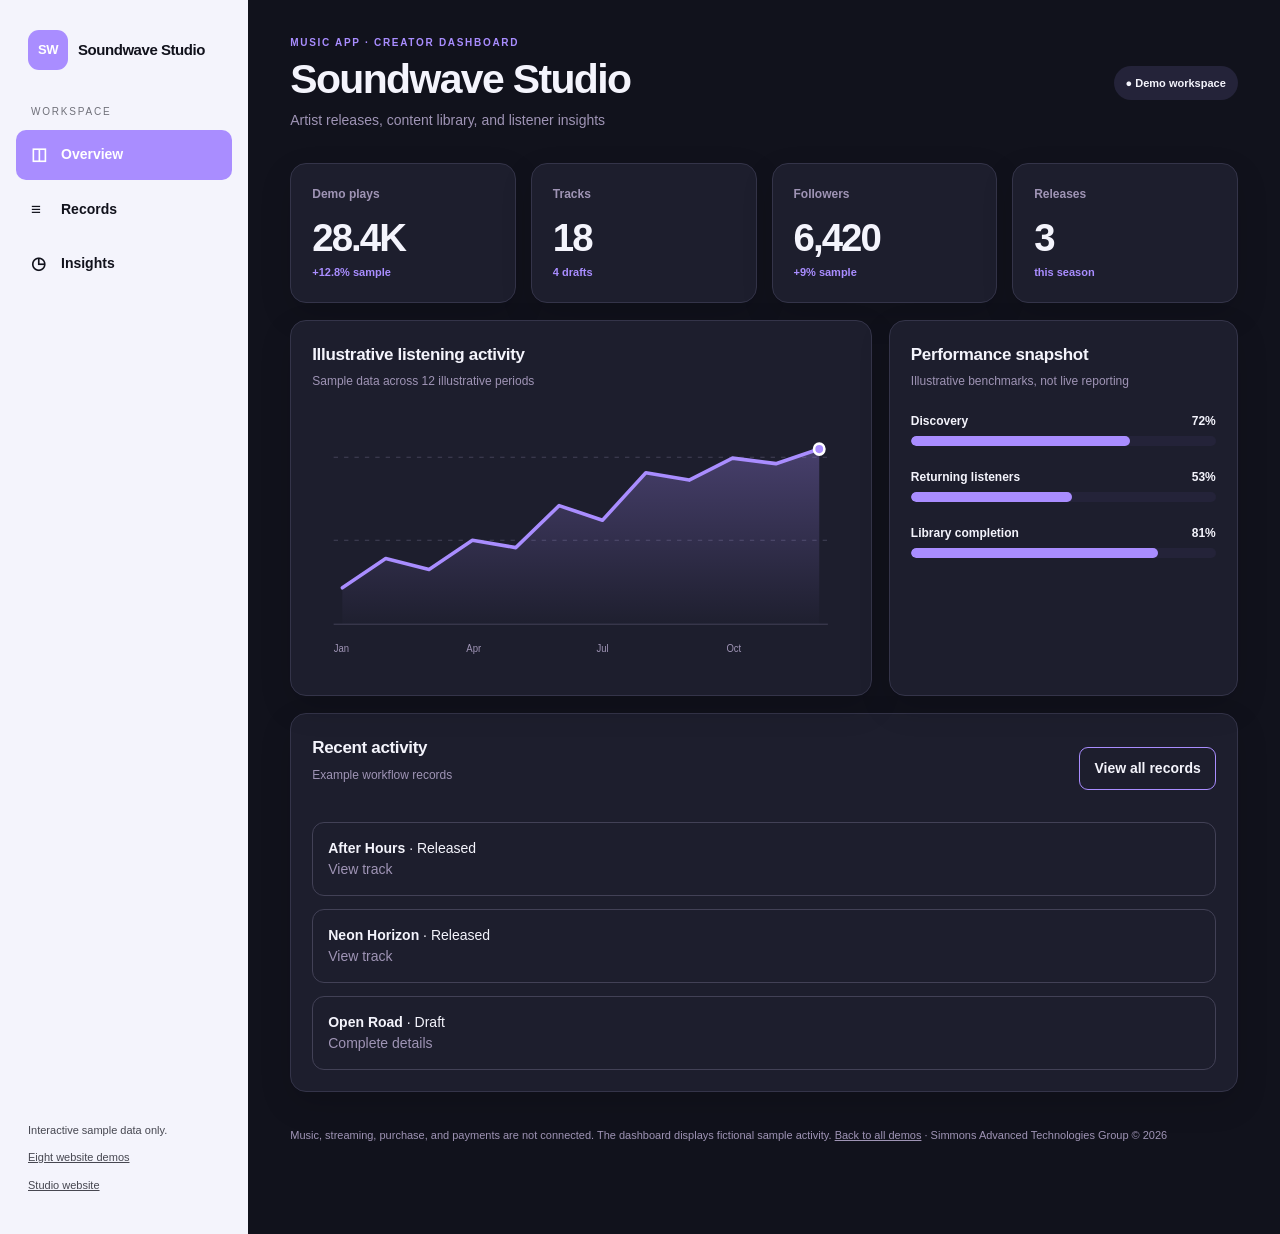
<file: websites/music-app/index.html>
<!doctype html>
<html lang="en"><head><meta charset="utf-8"><meta name="viewport" content="width=device-width,initial-scale=1"><meta name="description" content="Soundwave Studio — interactive dashboard demonstration"><title>Soundwave Studio | Dashboard Concept</title><link rel="stylesheet" href="styles.css"></head><body><a href="#workspace" class="skip">Skip to dashboard</a>
<div class="layout"><aside class="sidebar"><a href="../" class="identity"><span class="logo">SW</span><span>Soundwave Studio</span></a><nav aria-label="Dashboard sections"><div class="side-label">Workspace</div><div class="menu"><button type="button" data-view="overview" aria-pressed="true"><span class="bullet" aria-hidden="true">◫</span> Overview</button><button type="button" data-view="records" aria-pressed="false"><span class="bullet" aria-hidden="true">≡</span> Records</button><button type="button" data-view="insights" aria-pressed="false"><span class="bullet" aria-hidden="true">◷</span> Insights</button></div></nav><div class="sidebar-foot">Interactive sample data only.<p><a href="../">Eight website demos</a></p><p><a href="../../">Studio website</a></p></div></aside>
<main class="main" id="workspace"><header class="topline"><div><div class="eyebrow">MUSIC APP · CREATOR DASHBOARD</div><h1>Soundwave Studio</h1><p class="sub">Artist releases, content library, and listener insights</p></div><span class="chip">● Demo workspace</span></header>
<section class="view" data-panel="overview"><div class="kpis"><article class="kpi"><div class="small">Demo plays</div><div class="number">28.4K</div><div class="trend">+12.8% sample</div></article><article class="kpi"><div class="small">Tracks</div><div class="number">18</div><div class="trend">4 drafts</div></article><article class="kpi"><div class="small">Followers</div><div class="number">6,420</div><div class="trend">+9% sample</div></article><article class="kpi"><div class="small">Releases</div><div class="number">3</div><div class="trend">this season</div></article></div><div class="dashboard-grid"><article class="card"><h2>Illustrative listening activity</h2><p class="detail">Sample data across 12 illustrative periods</p><svg class="chart" role="img" aria-label="Illustrative line chart trending upward over twelve periods" viewBox="0 0 620 285" preserveAspectRatio="none"><defs><linearGradient id="chart-fill" x1="0" y1="0" x2="0" y2="1"><stop offset="0%" stop-color="var(--accent)" stop-opacity=".30"/><stop offset="100%" stop-color="var(--accent)" stop-opacity=".01"/></linearGradient></defs><line x1="25" y1="54" x2="595" y2="54" stroke="#ced9e2" stroke-dasharray="5 7"/><line x1="25" y1="145" x2="595" y2="145" stroke="#ced9e2" stroke-dasharray="5 7"/><line x1="25" y1="237" x2="595" y2="237" stroke="#ced9e2"/><polygon points="35,237 35,197 85,165 135,177 185,145 235,153 285,107 335,123 385,71 435,79 485,55 535,61 585,45 585,237" fill="url(#chart-fill)"/><polyline points="35,197 85,165 135,177 185,145 235,153 285,107 335,123 385,71 435,79 485,55 535,61 585,45" fill="none" stroke="var(--accent)" stroke-width="4" stroke-linecap="round" stroke-linejoin="round"/><circle cx="585" cy="45" r="6" fill="var(--accent)" stroke="white" stroke-width="3"/><text x="25" y="268">Jan</text><text x="178" y="268">Apr</text><text x="328" y="268">Jul</text><text x="478" y="268">Oct</text></svg></article><article class="card"><h2>Performance snapshot</h2><p class="detail">Illustrative benchmarks, not live reporting</p><div class="bar-stack"><div><div class="bar-label"><span>Discovery</span><span>72%</span></div><div class="track"><div class="fill" style="width:72%"></div></div></div><div><div class="bar-label"><span>Returning listeners</span><span>53%</span></div><div class="track"><div class="fill" style="width:53%"></div></div></div><div><div class="bar-label"><span>Library completion</span><span>81%</span></div><div class="track"><div class="fill" style="width:81%"></div></div></div></div></article></div><article class="card table-card"><div class="table-top"><div><h2>Recent activity</h2><p class="detail">Example workflow records</p></div><button class="outline" type="button" id="open-records" onclick="document.querySelector('[data-view=records]').click()">View all records</button></div><div class="insight-list"><div class="insight-item"><strong>After Hours</strong> · Released<br><span class="sub">View track</span></div><div class="insight-item"><strong>Neon Horizon</strong> · Released<br><span class="sub">View track</span></div><div class="insight-item"><strong>Open Road</strong> · Draft<br><span class="sub">Complete details</span></div></div></article></section>
<section class="view" data-panel="records" hidden><article class="card"><div class="table-top"><div><h2>Records</h2><p class="detail">Search and change example statuses. Changes reset on reload.</p></div><div class="controls"><input type="search" id="record-search" aria-label="Search records" placeholder="Search sample records"><button id="export" type="button" class="export">Download sample CSV</button></div></div><p class="detail" id="visible-count" aria-live="polite"></p><div class="table-scroll"><table id="records"><thead><tr><th scope="col">Track</th><th scope="col">Category</th><th scope="col">Status</th><th scope="col">Action</th></tr></thead><tbody><tr><td>After Hours</td><td>Instrumental</td><td><button type="button" class="stage" data-status data-stages="Draft|Scheduled|Released" aria-label="Cycle sample status for After Hours">Released</button></td><td>View track</td></tr>
<tr><td>Neon Horizon</td><td>Soundtrack</td><td><button type="button" class="stage" data-status data-stages="Draft|Scheduled|Released" aria-label="Cycle sample status for Neon Horizon">Released</button></td><td>View track</td></tr>
<tr><td>Open Road</td><td>Instrumental</td><td><button type="button" class="stage" data-status data-stages="Draft|Scheduled|Released" aria-label="Cycle sample status for Open Road">Draft</button></td><td>Complete details</td></tr>
<tr><td>First Light</td><td>Ambient</td><td><button type="button" class="stage" data-status data-stages="Draft|Scheduled|Released" aria-label="Cycle sample status for First Light">Scheduled</button></td><td>Review date</td></tr></tbody></table></div></article></section>
<section class="view" data-panel="insights" hidden><article class="card"><h2>Reporting overview</h2><p class="detail">The example indicators below are invented for UI testing.</p><div class="focus-row"><div class="focus-item"><strong>72%</strong><small>Discovery</small></div><div class="focus-item"><strong>53%</strong><small>Returning listeners</small></div><div class="focus-item"><strong>81%</strong><small>Library completion</small></div></div><div class="bar-stack"><div><div class="bar-label"><span>Discovery</span><span>72%</span></div><div class="track"><div class="fill" style="width:72%"></div></div></div><div><div class="bar-label"><span>Returning listeners</span><span>53%</span></div><div class="track"><div class="fill" style="width:53%"></div></div></div><div><div class="bar-label"><span>Library completion</span><span>81%</span></div><div class="track"><div class="fill" style="width:81%"></div></div></div></div><p class="note">Music, streaming, purchase, and payments are not connected. The dashboard displays fictional sample activity.</p></article></section>
<p class="footer-note">Music, streaming, purchase, and payments are not connected. The dashboard displays fictional sample activity. <a href="../">Back to all demos</a> · Simmons Advanced Technologies Group © 2026</p></main></div><script src="script.js" defer></script></body></html>
</file>
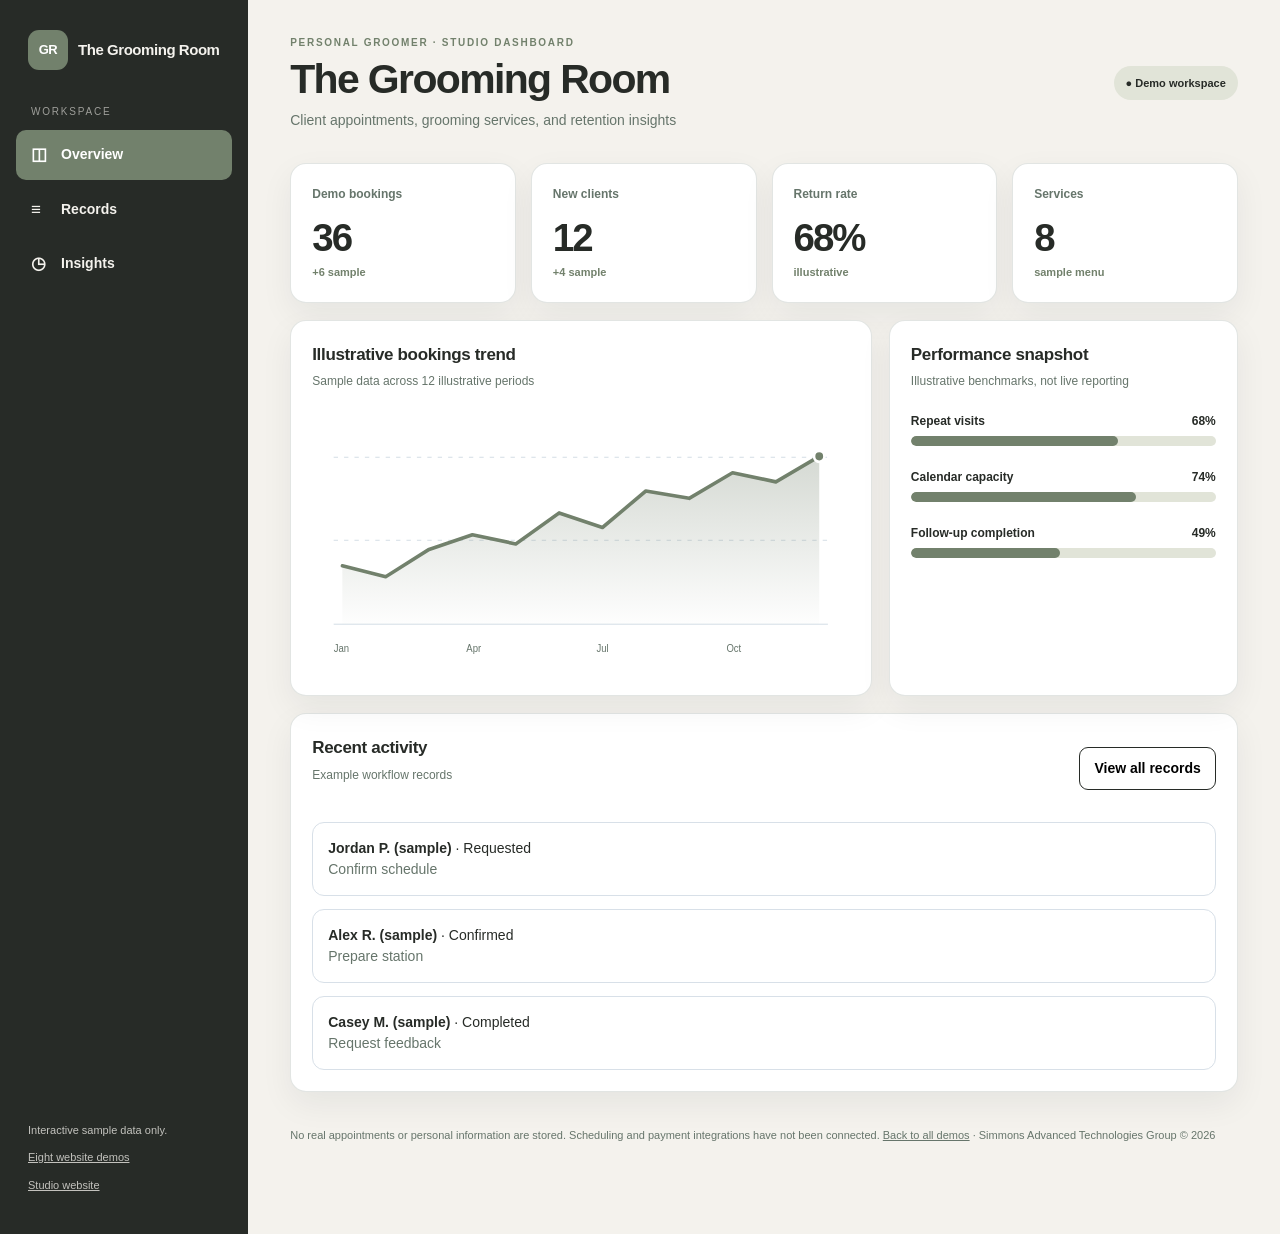
<file: websites/personal-groomer/index.html>
<!doctype html>
<html lang="en"><head><meta charset="utf-8"><meta name="viewport" content="width=device-width,initial-scale=1"><meta name="description" content="The Grooming Room — interactive dashboard demonstration"><title>The Grooming Room | Dashboard Concept</title><link rel="stylesheet" href="styles.css"></head><body><a href="#workspace" class="skip">Skip to dashboard</a>
<div class="layout"><aside class="sidebar"><a href="../" class="identity"><span class="logo">GR</span><span>The Grooming Room</span></a><nav aria-label="Dashboard sections"><div class="side-label">Workspace</div><div class="menu"><button type="button" data-view="overview" aria-pressed="true"><span class="bullet" aria-hidden="true">◫</span> Overview</button><button type="button" data-view="records" aria-pressed="false"><span class="bullet" aria-hidden="true">≡</span> Records</button><button type="button" data-view="insights" aria-pressed="false"><span class="bullet" aria-hidden="true">◷</span> Insights</button></div></nav><div class="sidebar-foot">Interactive sample data only.<p><a href="../">Eight website demos</a></p><p><a href="../../">Studio website</a></p></div></aside>
<main class="main" id="workspace"><header class="topline"><div><div class="eyebrow">PERSONAL GROOMER · STUDIO DASHBOARD</div><h1>The Grooming Room</h1><p class="sub">Client appointments, grooming services, and retention insights</p></div><span class="chip">● Demo workspace</span></header>
<section class="view" data-panel="overview"><div class="kpis"><article class="kpi"><div class="small">Demo bookings</div><div class="number">36</div><div class="trend">+6 sample</div></article><article class="kpi"><div class="small">New clients</div><div class="number">12</div><div class="trend">+4 sample</div></article><article class="kpi"><div class="small">Return rate</div><div class="number">68%</div><div class="trend">illustrative</div></article><article class="kpi"><div class="small">Services</div><div class="number">8</div><div class="trend">sample menu</div></article></div><div class="dashboard-grid"><article class="card"><h2>Illustrative bookings trend</h2><p class="detail">Sample data across 12 illustrative periods</p><svg class="chart" role="img" aria-label="Illustrative line chart trending upward over twelve periods" viewBox="0 0 620 285" preserveAspectRatio="none"><defs><linearGradient id="chart-fill" x1="0" y1="0" x2="0" y2="1"><stop offset="0%" stop-color="var(--accent)" stop-opacity=".30"/><stop offset="100%" stop-color="var(--accent)" stop-opacity=".01"/></linearGradient></defs><line x1="25" y1="54" x2="595" y2="54" stroke="#ced9e2" stroke-dasharray="5 7"/><line x1="25" y1="145" x2="595" y2="145" stroke="#ced9e2" stroke-dasharray="5 7"/><line x1="25" y1="237" x2="595" y2="237" stroke="#ced9e2"/><polygon points="35,237 35,173 85,185 135,155 185,139 235,149 285,115 335,131 385,91 435,99 485,71 535,81 585,53 585,237" fill="url(#chart-fill)"/><polyline points="35,173 85,185 135,155 185,139 235,149 285,115 335,131 385,91 435,99 485,71 535,81 585,53" fill="none" stroke="var(--accent)" stroke-width="4" stroke-linecap="round" stroke-linejoin="round"/><circle cx="585" cy="53" r="6" fill="var(--accent)" stroke="white" stroke-width="3"/><text x="25" y="268">Jan</text><text x="178" y="268">Apr</text><text x="328" y="268">Jul</text><text x="478" y="268">Oct</text></svg></article><article class="card"><h2>Performance snapshot</h2><p class="detail">Illustrative benchmarks, not live reporting</p><div class="bar-stack"><div><div class="bar-label"><span>Repeat visits</span><span>68%</span></div><div class="track"><div class="fill" style="width:68%"></div></div></div><div><div class="bar-label"><span>Calendar capacity</span><span>74%</span></div><div class="track"><div class="fill" style="width:74%"></div></div></div><div><div class="bar-label"><span>Follow-up completion</span><span>49%</span></div><div class="track"><div class="fill" style="width:49%"></div></div></div></div></article></div><article class="card table-card"><div class="table-top"><div><h2>Recent activity</h2><p class="detail">Example workflow records</p></div><button class="outline" type="button" id="open-records" onclick="document.querySelector('[data-view=records]').click()">View all records</button></div><div class="insight-list"><div class="insight-item"><strong>Jordan P. (sample)</strong> · Requested<br><span class="sub">Confirm schedule</span></div><div class="insight-item"><strong>Alex R. (sample)</strong> · Confirmed<br><span class="sub">Prepare station</span></div><div class="insight-item"><strong>Casey M. (sample)</strong> · Completed<br><span class="sub">Request feedback</span></div></div></article></section>
<section class="view" data-panel="records" hidden><article class="card"><div class="table-top"><div><h2>Records</h2><p class="detail">Search and change example statuses. Changes reset on reload.</p></div><div class="controls"><input type="search" id="record-search" aria-label="Search records" placeholder="Search sample records"><button id="export" type="button" class="export">Download sample CSV</button></div></div><p class="detail" id="visible-count" aria-live="polite"></p><div class="table-scroll"><table id="records"><thead><tr><th scope="col">Client</th><th scope="col">Service</th><th scope="col">Status</th><th scope="col">Next step</th></tr></thead><tbody><tr><td>Jordan P. (sample)</td><td>Haircut</td><td><button type="button" class="stage" data-status data-stages="Requested|Confirmed|Completed" aria-label="Cycle sample status for Jordan P. (sample)">Requested</button></td><td>Confirm schedule</td></tr>
<tr><td>Alex R. (sample)</td><td>Beard trim</td><td><button type="button" class="stage" data-status data-stages="Requested|Confirmed|Completed" aria-label="Cycle sample status for Alex R. (sample)">Confirmed</button></td><td>Prepare station</td></tr>
<tr><td>Casey M. (sample)</td><td>Full grooming</td><td><button type="button" class="stage" data-status data-stages="Requested|Confirmed|Completed" aria-label="Cycle sample status for Casey M. (sample)">Completed</button></td><td>Request feedback</td></tr>
<tr><td>Taylor L. (sample)</td><td>Skin care</td><td><button type="button" class="stage" data-status data-stages="Requested|Confirmed|Completed" aria-label="Cycle sample status for Taylor L. (sample)">Requested</button></td><td>Confirm schedule</td></tr></tbody></table></div></article></section>
<section class="view" data-panel="insights" hidden><article class="card"><h2>Reporting overview</h2><p class="detail">The example indicators below are invented for UI testing.</p><div class="focus-row"><div class="focus-item"><strong>68%</strong><small>Repeat visits</small></div><div class="focus-item"><strong>74%</strong><small>Calendar capacity</small></div><div class="focus-item"><strong>49%</strong><small>Follow-up completion</small></div></div><div class="bar-stack"><div><div class="bar-label"><span>Repeat visits</span><span>68%</span></div><div class="track"><div class="fill" style="width:68%"></div></div></div><div><div class="bar-label"><span>Calendar capacity</span><span>74%</span></div><div class="track"><div class="fill" style="width:74%"></div></div></div><div><div class="bar-label"><span>Follow-up completion</span><span>49%</span></div><div class="track"><div class="fill" style="width:49%"></div></div></div></div><p class="note">No real appointments or personal information are stored. Scheduling and payment integrations have not been connected.</p></article></section>
<p class="footer-note">No real appointments or personal information are stored. Scheduling and payment integrations have not been connected. <a href="../">Back to all demos</a> · Simmons Advanced Technologies Group © 2026</p></main></div><script src="script.js" defer></script></body></html>
</file>
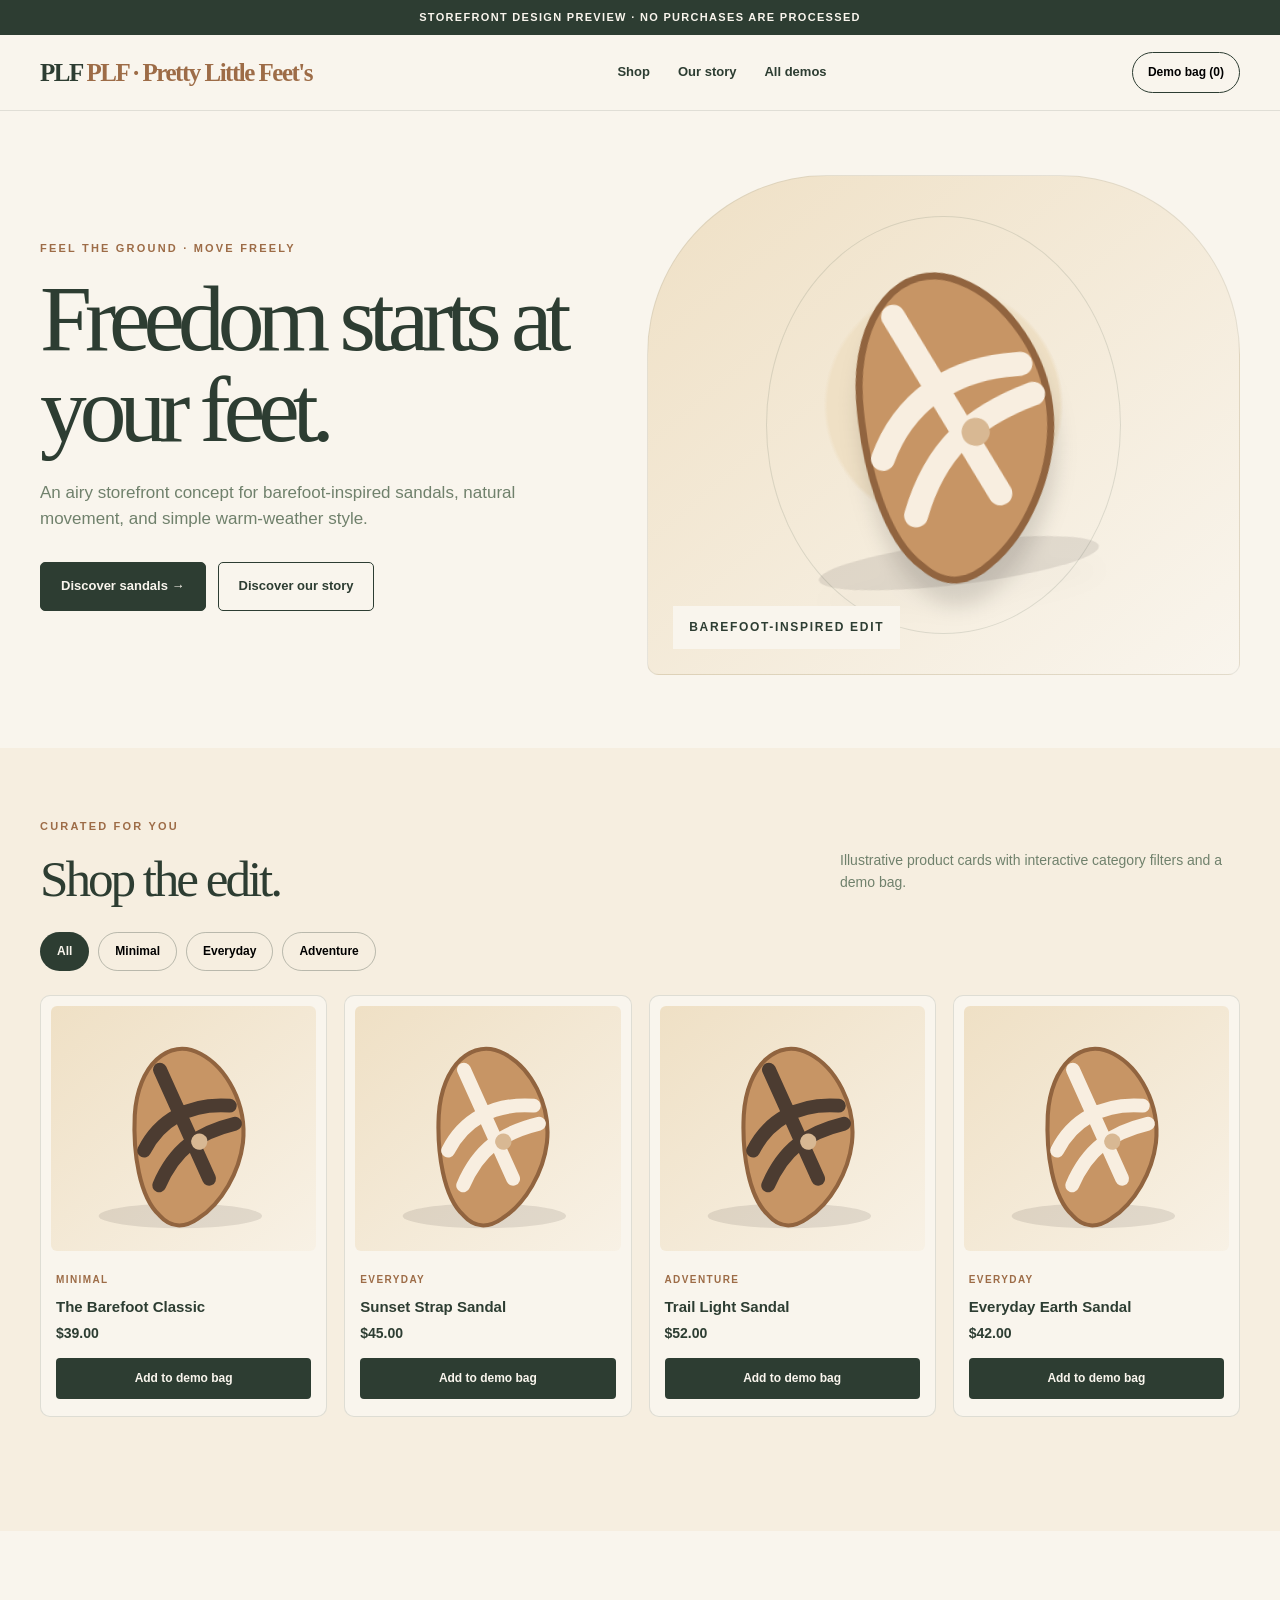
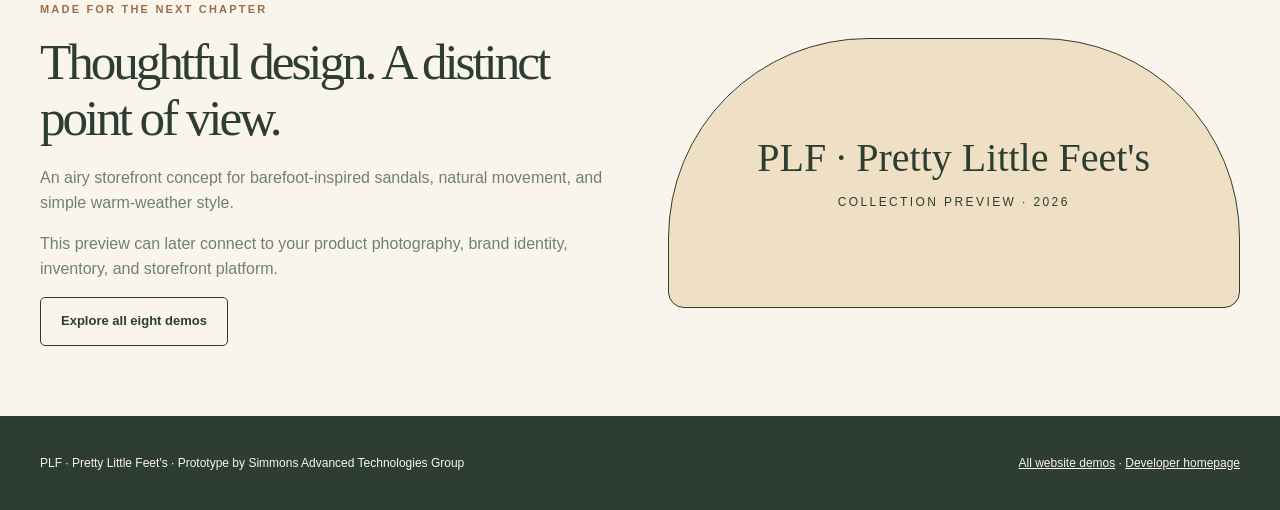
<file: websites/pretty-little-feet/index.html>
<!doctype html>
<html lang="en"><head><meta charset="utf-8"><meta name="viewport" content="width=device-width,initial-scale=1"><meta name="description" content="PLF · Pretty Little Feet's — interactive storefront demonstration."><title>PLF · Pretty Little Feet's | Storefront Concept</title><link rel="stylesheet" href="styles.css"></head>
<body><a href="#main" class="skip">Skip to main content</a><div class="banner">Storefront design preview · No purchases are processed</div>
<header class="top"><div class="wrap nav"><a class="brand" href="#top" aria-label="PLF · Pretty Little Feet's home">PLF <span>PLF · Pretty Little Feet's</span></a><nav class="links" aria-label="Store"><a href="#collections">Shop</a><a href="#story">Our story</a><a href="../">All demos</a></nav><button class="bag" id="cart-open" type="button">Demo bag (<span id="cart-count">0</span>)</button></div></header>
<main id="main"><section class="hero" id="top"><div class="wrap hero-grid"><div><div class="kicker">FEEL THE GROUND · MOVE FREELY</div><h1>Freedom starts at your feet.</h1><p>An airy storefront concept for barefoot-inspired sandals, natural movement, and simple warm-weather style.</p><div class="hero-actions"><a class="primary" href="#collections" id="shop-link">Discover sandals →</a><a class="secondary" href="#story">Discover our story</a></div></div><div class="hero-art" aria-label="Barefoot-inspired edit illustrated product concept"><svg aria-hidden="true" focusable="false" viewBox="0 0 320 300"><ellipse cx="156" cy="257" rx="100" ry="15" fill="#241c18" opacity=".10"/><g transform="rotate(-16 162 146)"><path d="M101 243C84 215 91 161 106 117 126 60 172 36 204 67c26 25 38 75 20 119-14 33-45 64-78 74-20 7-36 2-45-17Z" fill="#c79565" stroke="#91643f" stroke-width="5"/><path d="M105 162c27-29 67-42 116-24M111 208c30-37 63-49 110-47M151 72l21 145" fill="none" stroke="#f8eee0" stroke-width="17" stroke-linecap="round"/><circle cx="173" cy="170" r="10" fill="#d8b893"/></g></svg><div class="art-label">Barefoot-inspired edit</div></div></div></section>
<section class="section alt" id="collections"><div class="wrap"><div class="heading"><div><div class="kicker">Curated for you</div><h2>Shop the edit.</h2></div><p>Illustrative product cards with interactive category filters and a demo bag.</p></div><div class="filters" role="group" aria-label="Filter products"><button class="filter" type="button" data-filter="All" aria-pressed="true">All</button><button class="filter" type="button" data-filter="Minimal" aria-pressed="false">Minimal</button><button class="filter" type="button" data-filter="Everyday" aria-pressed="false">Everyday</button><button class="filter" type="button" data-filter="Adventure" aria-pressed="false">Adventure</button></div><div class="products"><article class="product" data-category="Minimal" data-name="The Barefoot Classic" data-amount="39.00"><div class="product-art"><svg aria-hidden="true" focusable="false" viewBox="0 0 320 300"><ellipse cx="156" cy="257" rx="100" ry="15" fill="#241c18" opacity=".10"/><g transform="rotate(-16 162 146)"><path d="M101 243C84 215 91 161 106 117 126 60 172 36 204 67c26 25 38 75 20 119-14 33-45 64-78 74-20 7-36 2-45-17Z" fill="#c79565" stroke="#91643f" stroke-width="5"/><path d="M105 162c27-29 67-42 116-24M111 208c30-37 63-49 110-47M151 72l21 145" fill="none" stroke="#4c3c31" stroke-width="17" stroke-linecap="round"/><circle cx="173" cy="170" r="10" fill="#d8b893"/></g></svg></div><div class="product-info"><small>Minimal</small><h3>The Barefoot Classic</h3><div class="price">$39.00</div><button type="button" class="add">Add to demo bag</button></div></article>
<article class="product" data-category="Everyday" data-name="Sunset Strap Sandal" data-amount="45.00"><div class="product-art"><svg aria-hidden="true" focusable="false" viewBox="0 0 320 300"><ellipse cx="156" cy="257" rx="100" ry="15" fill="#241c18" opacity=".10"/><g transform="rotate(-16 162 146)"><path d="M101 243C84 215 91 161 106 117 126 60 172 36 204 67c26 25 38 75 20 119-14 33-45 64-78 74-20 7-36 2-45-17Z" fill="#c79565" stroke="#91643f" stroke-width="5"/><path d="M105 162c27-29 67-42 116-24M111 208c30-37 63-49 110-47M151 72l21 145" fill="none" stroke="#f8eee0" stroke-width="17" stroke-linecap="round"/><circle cx="173" cy="170" r="10" fill="#d8b893"/></g></svg></div><div class="product-info"><small>Everyday</small><h3>Sunset Strap Sandal</h3><div class="price">$45.00</div><button type="button" class="add">Add to demo bag</button></div></article>
<article class="product" data-category="Adventure" data-name="Trail Light Sandal" data-amount="52.00"><div class="product-art"><svg aria-hidden="true" focusable="false" viewBox="0 0 320 300"><ellipse cx="156" cy="257" rx="100" ry="15" fill="#241c18" opacity=".10"/><g transform="rotate(-16 162 146)"><path d="M101 243C84 215 91 161 106 117 126 60 172 36 204 67c26 25 38 75 20 119-14 33-45 64-78 74-20 7-36 2-45-17Z" fill="#c79565" stroke="#91643f" stroke-width="5"/><path d="M105 162c27-29 67-42 116-24M111 208c30-37 63-49 110-47M151 72l21 145" fill="none" stroke="#4c3c31" stroke-width="17" stroke-linecap="round"/><circle cx="173" cy="170" r="10" fill="#d8b893"/></g></svg></div><div class="product-info"><small>Adventure</small><h3>Trail Light Sandal</h3><div class="price">$52.00</div><button type="button" class="add">Add to demo bag</button></div></article>
<article class="product" data-category="Everyday" data-name="Everyday Earth Sandal" data-amount="42.00"><div class="product-art"><svg aria-hidden="true" focusable="false" viewBox="0 0 320 300"><ellipse cx="156" cy="257" rx="100" ry="15" fill="#241c18" opacity=".10"/><g transform="rotate(-16 162 146)"><path d="M101 243C84 215 91 161 106 117 126 60 172 36 204 67c26 25 38 75 20 119-14 33-45 64-78 74-20 7-36 2-45-17Z" fill="#c79565" stroke="#91643f" stroke-width="5"/><path d="M105 162c27-29 67-42 116-24M111 208c30-37 63-49 110-47M151 72l21 145" fill="none" stroke="#f8eee0" stroke-width="17" stroke-linecap="round"/><circle cx="173" cy="170" r="10" fill="#d8b893"/></g></svg></div><div class="product-info"><small>Everyday</small><h3>Everyday Earth Sandal</h3><div class="price">$42.00</div><button type="button" class="add">Add to demo bag</button></div></article></div><p class="status" id="status" role="status" aria-live="polite"></p></div></section>
<section class="section" id="story"><div class="wrap story"><div><div class="kicker">Made for the next chapter</div><h2>Thoughtful design. A distinct point of view.</h2><p>An airy storefront concept for barefoot-inspired sandals, natural movement, and simple warm-weather style.</p><p>This preview can later connect to your product photography, brand identity, inventory, and storefront platform.</p><a href="../" class="secondary">Explore all eight demos</a></div><div class="story-panel"><strong>PLF · Pretty Little Feet's</strong><span>Collection preview · 2026</span></div></div></section></main>
<footer class="footer"><div class="wrap"><span>PLF · Pretty Little Feet's · Prototype by Simmons Advanced Technologies Group</span><span><a href="../">All website demos</a> · <a href="../../">Developer homepage</a></span></div></footer>
<div id="cart-overlay" class="cart" hidden role="dialog" aria-modal="true" aria-labelledby="cart-heading"><div class="cart-inner"><div class="cart-top"><h2 id="cart-heading">Demo bag</h2><button id="cart-close" class="cart-close" type="button" aria-label="Close demo bag">×</button></div><ul id="cart-list" class="cart-list"></ul><div class="cart-total">Sample subtotal: <span id="cart-total">$0.00</span></div><p class="cart-tip">Products, prices, fit guidance, and inventory are illustrative. Do not represent these as validated footwear specifications or real listings.<br>No order is submitted and this bag resets when you refresh.</p></div></div>
<script src="script.js" defer></script></body></html>
</file>
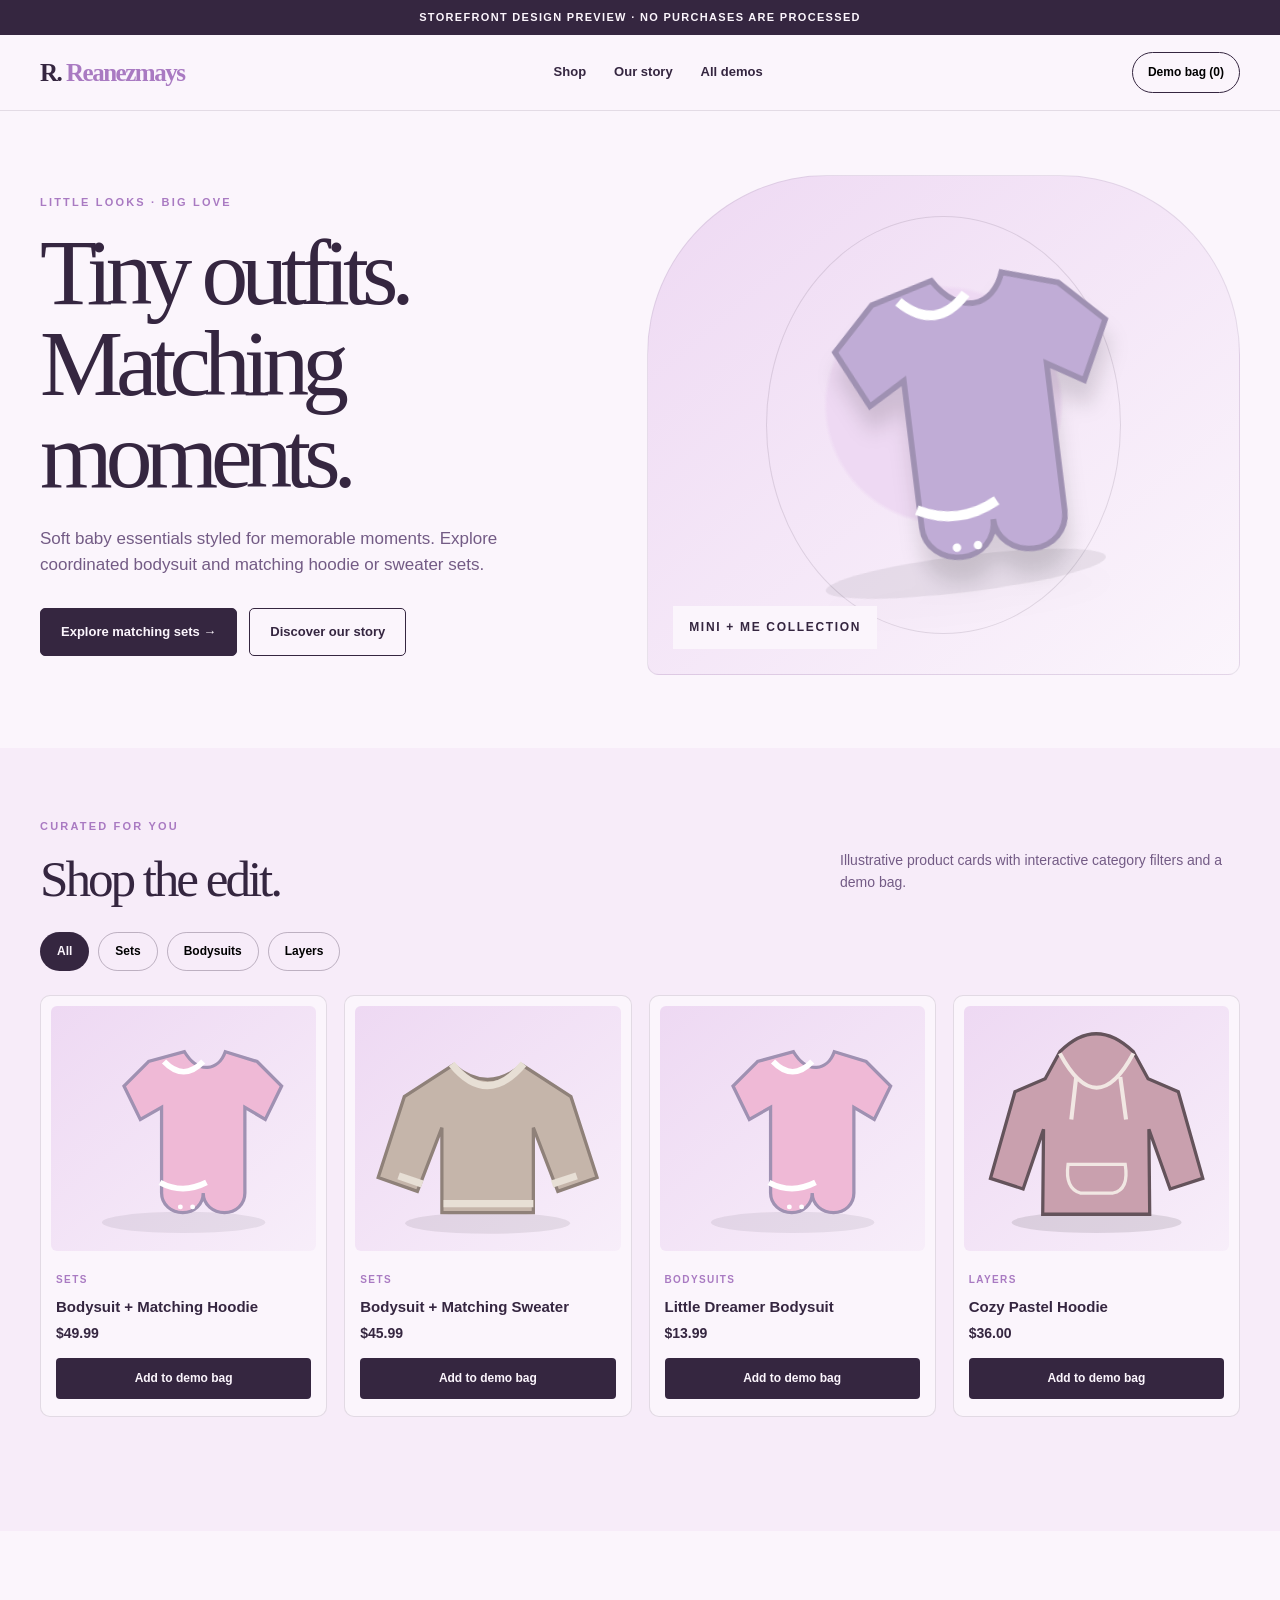
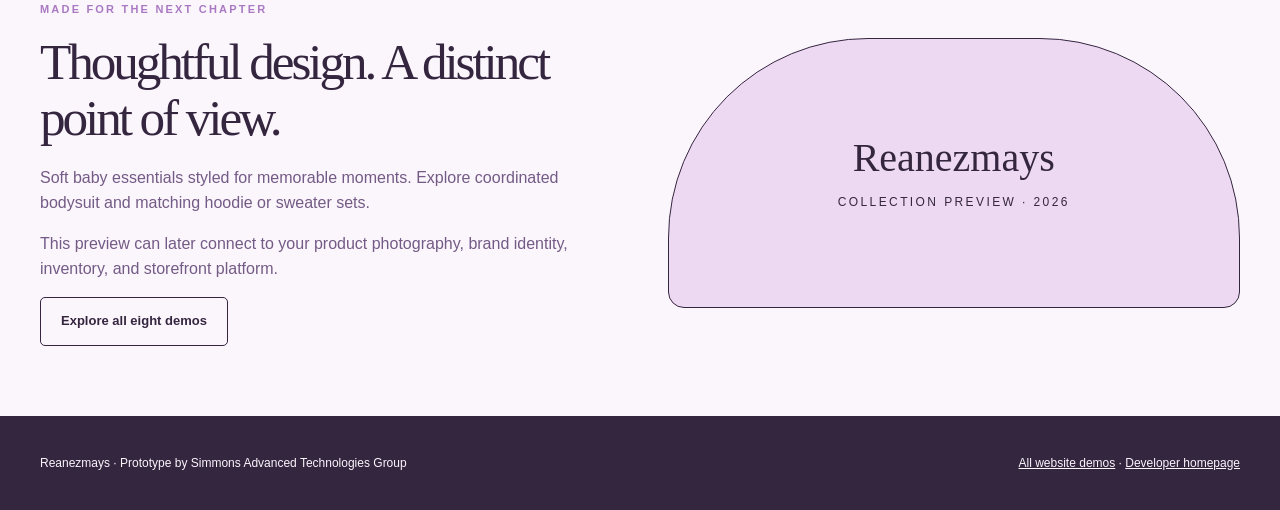
<file: websites/reanezmays/index.html>
<!doctype html>
<html lang="en"><head><meta charset="utf-8"><meta name="viewport" content="width=device-width,initial-scale=1"><meta name="description" content="Reanezmays — interactive storefront demonstration."><title>Reanezmays | Storefront Concept</title><link rel="stylesheet" href="styles.css"></head>
<body><a href="#main" class="skip">Skip to main content</a><div class="banner">Storefront design preview · No purchases are processed</div>
<header class="top"><div class="wrap nav"><a class="brand" href="#top" aria-label="Reanezmays home">R. <span>Reanezmays</span></a><nav class="links" aria-label="Store"><a href="#collections">Shop</a><a href="#story">Our story</a><a href="../">All demos</a></nav><button class="bag" id="cart-open" type="button">Demo bag (<span id="cart-count">0</span>)</button></div></header>
<main id="main"><section class="hero" id="top"><div class="wrap hero-grid"><div><div class="kicker">LITTLE LOOKS · BIG LOVE</div><h1>Tiny outfits. Matching moments.</h1><p>Soft baby essentials styled for memorable moments. Explore coordinated bodysuit and matching hoodie or sweater sets.</p><div class="hero-actions"><a class="primary" href="#collections" id="shop-link">Explore matching sets →</a><a class="secondary" href="#story">Discover our story</a></div></div><div class="hero-art" aria-label="Mini + me collection illustrated product concept"><svg aria-hidden="true" focusable="false" viewBox="0 0 320 300"><ellipse cx="160" cy="265" rx="100" ry="13" fill="#24202b" opacity=".08"/><path d="M117 68 87 98l20 41 26-15v105c0 14 12 24 26 24s25-10 25-24c0 14 12 24 26 24s25-10 25-24V124l25 15 20-41-30-30-39-12c-8 23-33 28-50 0Z" fill="#c0acd6" stroke="#9f91b2" stroke-width="4"/><path d="M136 68q24 25 48 0" fill="none" stroke="#fff" stroke-width="7"/><path d="M131 216q28 15 57 0" fill="none" stroke="#fff" stroke-width="7"/><circle cx="156" cy="246" r="3" fill="#fff"/><circle cx="171" cy="246" r="3" fill="#fff"/></svg><div class="art-label">Mini + me collection</div></div></div></section>
<section class="section alt" id="collections"><div class="wrap"><div class="heading"><div><div class="kicker">Curated for you</div><h2>Shop the edit.</h2></div><p>Illustrative product cards with interactive category filters and a demo bag.</p></div><div class="filters" role="group" aria-label="Filter products"><button class="filter" type="button" data-filter="All" aria-pressed="true">All</button><button class="filter" type="button" data-filter="Sets" aria-pressed="false">Sets</button><button class="filter" type="button" data-filter="Bodysuits" aria-pressed="false">Bodysuits</button><button class="filter" type="button" data-filter="Layers" aria-pressed="false">Layers</button></div><div class="products"><article class="product" data-category="Sets" data-name="Bodysuit + Matching Hoodie" data-amount="49.99"><div class="product-art"><svg aria-hidden="true" focusable="false" viewBox="0 0 320 300"><ellipse cx="160" cy="265" rx="100" ry="13" fill="#24202b" opacity=".08"/><path d="M117 68 87 98l20 41 26-15v105c0 14 12 24 26 24s25-10 25-24c0 14 12 24 26 24s25-10 25-24V124l25 15 20-41-30-30-39-12c-8 23-33 28-50 0Z" fill="#efb9d6" stroke="#9f91b2" stroke-width="4"/><path d="M136 68q24 25 48 0" fill="none" stroke="#fff" stroke-width="7"/><path d="M131 216q28 15 57 0" fill="none" stroke="#fff" stroke-width="7"/><circle cx="156" cy="246" r="3" fill="#fff"/><circle cx="171" cy="246" r="3" fill="#fff"/></svg></div><div class="product-info"><small>Sets</small><h3>Bodysuit + Matching Hoodie</h3><div class="price">$49.99</div><button type="button" class="add">Add to demo bag</button></div></article>
<article class="product" data-category="Sets" data-name="Bodysuit + Matching Sweater" data-amount="45.99"><div class="product-art"><svg aria-hidden="true" focusable="false" viewBox="0 0 320 300"><ellipse cx="160" cy="266" rx="101" ry="13" fill="#000" opacity=".08"/><path d="m118 72-60 39-32 99 48 17 30-78v104h112V149l30 78 48-17-32-99-60-39q-42 36-84 0Z" fill="#c5b5aa" stroke="#8f8179" stroke-width="4"/><path d="M116 71q43 53 88 0M106 242h110M51 208l29 10M239 218l30-10" fill="none" stroke="#e7dfd5" stroke-width="9"/></svg></div><div class="product-info"><small>Sets</small><h3>Bodysuit + Matching Sweater</h3><div class="price">$45.99</div><button type="button" class="add">Add to demo bag</button></div></article>
<article class="product" data-category="Bodysuits" data-name="Little Dreamer Bodysuit" data-amount="13.99"><div class="product-art"><svg aria-hidden="true" focusable="false" viewBox="0 0 320 300"><ellipse cx="160" cy="265" rx="100" ry="13" fill="#24202b" opacity=".08"/><path d="M117 68 87 98l20 41 26-15v105c0 14 12 24 26 24s25-10 25-24c0 14 12 24 26 24s25-10 25-24V124l25 15 20-41-30-30-39-12c-8 23-33 28-50 0Z" fill="#efb9d6" stroke="#9f91b2" stroke-width="4"/><path d="M136 68q24 25 48 0" fill="none" stroke="#fff" stroke-width="7"/><path d="M131 216q28 15 57 0" fill="none" stroke="#fff" stroke-width="7"/><circle cx="156" cy="246" r="3" fill="#fff"/><circle cx="171" cy="246" r="3" fill="#fff"/></svg></div><div class="product-info"><small>Bodysuits</small><h3>Little Dreamer Bodysuit</h3><div class="price">$13.99</div><button type="button" class="add">Add to demo bag</button></div></article>
<article class="product" data-category="Layers" data-name="Cozy Pastel Hoodie" data-amount="36.00"><div class="product-art"><svg aria-hidden="true" focusable="false" viewBox="0 0 320 300"><ellipse cx="160" cy="265" rx="104" ry="13" fill="#000" opacity=".1"/><path d="M115 56q44-44 90 0l18 33 37 16 30 106-40 13-26-73 1 104H94l1-104-25 73-40-13 30-106 37-16Z" fill="#c9a0ae" stroke="#64535b" stroke-width="4"/><path d="M115 58q45 84 90 0M135 87l-6 52M189 87l7 52" fill="none" stroke="#f1e7e3" stroke-width="5"/><path d="M125 194h70q5 31-15 35h-40q-19-6-15-35Z" fill="none" stroke="#f1e7e3" stroke-width="4"/></svg></div><div class="product-info"><small>Layers</small><h3>Cozy Pastel Hoodie</h3><div class="price">$36.00</div><button type="button" class="add">Add to demo bag</button></div></article></div><p class="status" id="status" role="status" aria-live="polite"></p></div></section>
<section class="section" id="story"><div class="wrap story"><div><div class="kicker">Made for the next chapter</div><h2>Thoughtful design. A distinct point of view.</h2><p>Soft baby essentials styled for memorable moments. Explore coordinated bodysuit and matching hoodie or sweater sets.</p><p>This preview can later connect to your product photography, brand identity, inventory, and storefront platform.</p><a href="../" class="secondary">Explore all eight demos</a></div><div class="story-panel"><strong>Reanezmays</strong><span>Collection preview · 2026</span></div></div></section></main>
<footer class="footer"><div class="wrap"><span>Reanezmays · Prototype by Simmons Advanced Technologies Group</span><span><a href="../">All website demos</a> · <a href="../../">Developer homepage</a></span></div></footer>
<div id="cart-overlay" class="cart" hidden role="dialog" aria-modal="true" aria-labelledby="cart-heading"><div class="cart-inner"><div class="cart-top"><h2 id="cart-heading">Demo bag</h2><button id="cart-close" class="cart-close" type="button" aria-label="Close demo bag">×</button></div><ul id="cart-list" class="cart-list"></ul><div class="cart-total">Sample subtotal: <span id="cart-total">$0.00</span></div><p class="cart-tip">Matching hoodie/sweater is shown as a paired set with the bodysuit; final bundle contents, sizes, costs, and fulfillment rules must be confirmed before sales.<br>No order is submitted and this bag resets when you refresh.</p></div></div>
<script src="script.js" defer></script></body></html>
</file>
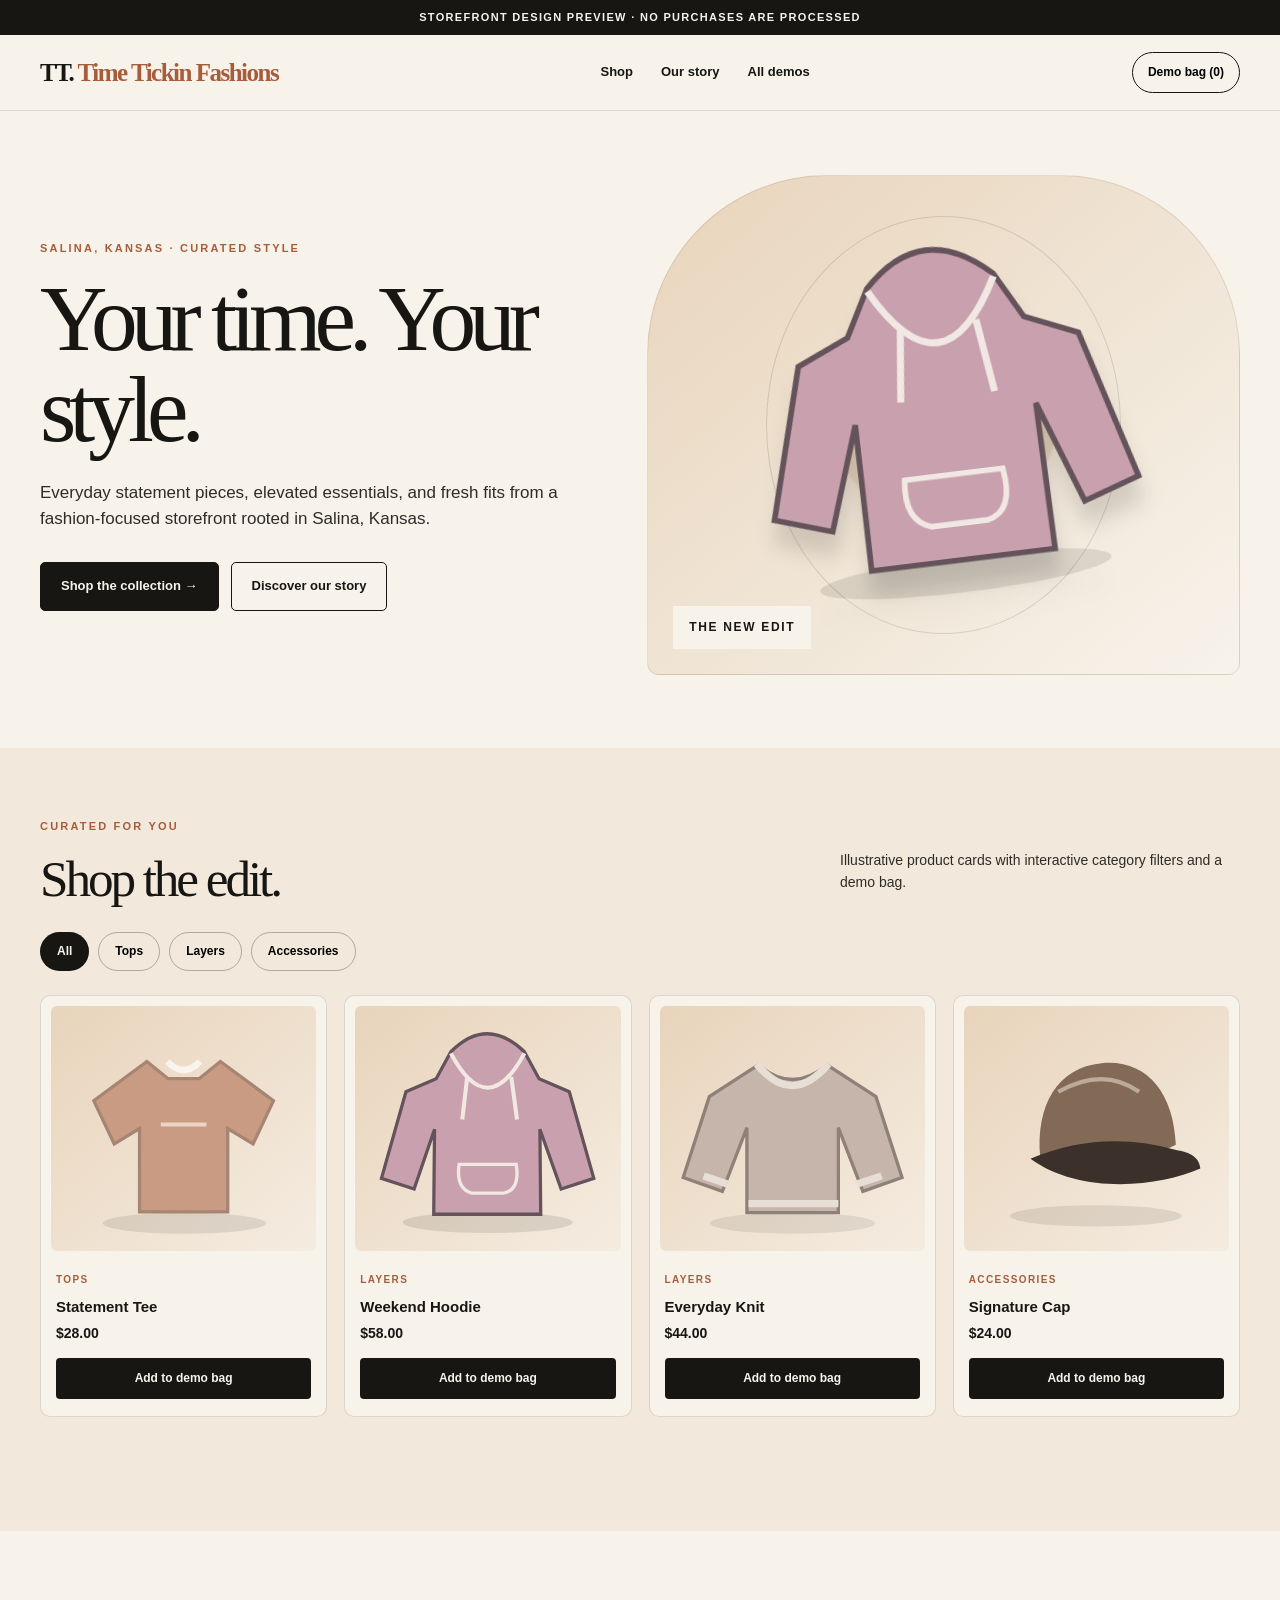
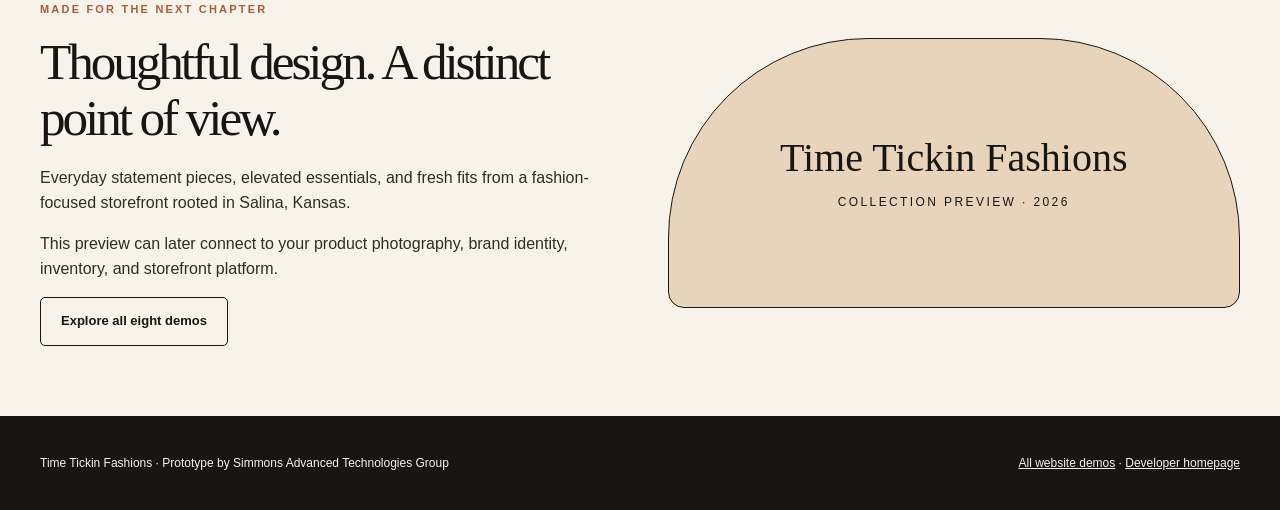
<file: websites/time-tickin-fashions/index.html>
<!doctype html>
<html lang="en"><head><meta charset="utf-8"><meta name="viewport" content="width=device-width,initial-scale=1"><meta name="description" content="Time Tickin Fashions — interactive storefront demonstration."><title>Time Tickin Fashions | Storefront Concept</title><link rel="stylesheet" href="styles.css"></head>
<body><a href="#main" class="skip">Skip to main content</a><div class="banner">Storefront design preview · No purchases are processed</div>
<header class="top"><div class="wrap nav"><a class="brand" href="#top" aria-label="Time Tickin Fashions home">TT. <span>Time Tickin Fashions</span></a><nav class="links" aria-label="Store"><a href="#collections">Shop</a><a href="#story">Our story</a><a href="../">All demos</a></nav><button class="bag" id="cart-open" type="button">Demo bag (<span id="cart-count">0</span>)</button></div></header>
<main id="main"><section class="hero" id="top"><div class="wrap hero-grid"><div><div class="kicker">SALINA, KANSAS · CURATED STYLE</div><h1>Your time. Your style.</h1><p>Everyday statement pieces, elevated essentials, and fresh fits from a fashion-focused storefront rooted in Salina, Kansas.</p><div class="hero-actions"><a class="primary" href="#collections" id="shop-link">Shop the collection →</a><a class="secondary" href="#story">Discover our story</a></div></div><div class="hero-art" aria-label="The new edit illustrated product concept"><svg aria-hidden="true" focusable="false" viewBox="0 0 320 300"><ellipse cx="160" cy="265" rx="104" ry="13" fill="#000" opacity=".1"/><path d="M115 56q44-44 90 0l18 33 37 16 30 106-40 13-26-73 1 104H94l1-104-25 73-40-13 30-106 37-16Z" fill="#c9a0ae" stroke="#64535b" stroke-width="4"/><path d="M115 58q45 84 90 0M135 87l-6 52M189 87l7 52" fill="none" stroke="#f1e7e3" stroke-width="5"/><path d="M125 194h70q5 31-15 35h-40q-19-6-15-35Z" fill="none" stroke="#f1e7e3" stroke-width="4"/></svg><div class="art-label">The new edit</div></div></div></section>
<section class="section alt" id="collections"><div class="wrap"><div class="heading"><div><div class="kicker">Curated for you</div><h2>Shop the edit.</h2></div><p>Illustrative product cards with interactive category filters and a demo bag.</p></div><div class="filters" role="group" aria-label="Filter products"><button class="filter" type="button" data-filter="All" aria-pressed="true">All</button><button class="filter" type="button" data-filter="Tops" aria-pressed="false">Tops</button><button class="filter" type="button" data-filter="Layers" aria-pressed="false">Layers</button><button class="filter" type="button" data-filter="Accessories" aria-pressed="false">Accessories</button></div><div class="products"><article class="product" data-category="Tops" data-name="Statement Tee" data-amount="28.00"><div class="product-art"><svg aria-hidden="true" focusable="false" viewBox="0 0 320 300"><ellipse cx="161" cy="266" rx="100" ry="13" fill="#000" opacity=".09"/><path d="m115 68-65 48 25 53 31-19v102h108V150l31 19 25-53-65-48-26 21h-38Z" fill="#c99b82" stroke="#a68572" stroke-width="4"/><path d="M140 68q20 21 40 0" fill="none" stroke="#f9f4ed" stroke-width="8"/><path d="M132 145h56" stroke="#f8eee4" stroke-width="5" opacity=".7"/></svg></div><div class="product-info"><small>Tops</small><h3>Statement Tee</h3><div class="price">$28.00</div><button type="button" class="add">Add to demo bag</button></div></article>
<article class="product" data-category="Layers" data-name="Weekend Hoodie" data-amount="58.00"><div class="product-art"><svg aria-hidden="true" focusable="false" viewBox="0 0 320 300"><ellipse cx="160" cy="265" rx="104" ry="13" fill="#000" opacity=".1"/><path d="M115 56q44-44 90 0l18 33 37 16 30 106-40 13-26-73 1 104H94l1-104-25 73-40-13 30-106 37-16Z" fill="#c9a0ae" stroke="#64535b" stroke-width="4"/><path d="M115 58q45 84 90 0M135 87l-6 52M189 87l7 52" fill="none" stroke="#f1e7e3" stroke-width="5"/><path d="M125 194h70q5 31-15 35h-40q-19-6-15-35Z" fill="none" stroke="#f1e7e3" stroke-width="4"/></svg></div><div class="product-info"><small>Layers</small><h3>Weekend Hoodie</h3><div class="price">$58.00</div><button type="button" class="add">Add to demo bag</button></div></article>
<article class="product" data-category="Layers" data-name="Everyday Knit" data-amount="44.00"><div class="product-art"><svg aria-hidden="true" focusable="false" viewBox="0 0 320 300"><ellipse cx="160" cy="266" rx="101" ry="13" fill="#000" opacity=".08"/><path d="m118 72-60 39-32 99 48 17 30-78v104h112V149l30 78 48-17-32-99-60-39q-42 36-84 0Z" fill="#c5b5aa" stroke="#8f8179" stroke-width="4"/><path d="M116 71q43 53 88 0M106 242h110M51 208l29 10M239 218l30-10" fill="none" stroke="#e7dfd5" stroke-width="9"/></svg></div><div class="product-info"><small>Layers</small><h3>Everyday Knit</h3><div class="price">$44.00</div><button type="button" class="add">Add to demo bag</button></div></article>
<article class="product" data-category="Accessories" data-name="Signature Cap" data-amount="24.00"><div class="product-art"><svg aria-hidden="true" focusable="false" viewBox="0 0 320 300"><ellipse cx="159" cy="257" rx="105" ry="13" fill="#222" opacity=".1"/><path d="M91 186c-6-64 21-111 75-116 54-5 88 34 91 100-38 20-100 33-166 16Z" fill="#826a57"/><path d="M79 187q88-37 181-10c13 2 26 8 27 22-52 23-148 32-208-12Z" fill="#3b302a"/><path d="M113 105q55-31 99 0" fill="none" stroke="#bdab9a" stroke-width="5"/></svg></div><div class="product-info"><small>Accessories</small><h3>Signature Cap</h3><div class="price">$24.00</div><button type="button" class="add">Add to demo bag</button></div></article></div><p class="status" id="status" role="status" aria-live="polite"></p></div></section>
<section class="section" id="story"><div class="wrap story"><div><div class="kicker">Made for the next chapter</div><h2>Thoughtful design. A distinct point of view.</h2><p>Everyday statement pieces, elevated essentials, and fresh fits from a fashion-focused storefront rooted in Salina, Kansas.</p><p>This preview can later connect to your product photography, brand identity, inventory, and storefront platform.</p><a href="../" class="secondary">Explore all eight demos</a></div><div class="story-panel"><strong>Time Tickin Fashions</strong><span>Collection preview · 2026</span></div></div></section></main>
<footer class="footer"><div class="wrap"><span>Time Tickin Fashions · Prototype by Simmons Advanced Technologies Group</span><span><a href="../">All website demos</a> · <a href="../../">Developer homepage</a></span></div></footer>
<div id="cart-overlay" class="cart" hidden role="dialog" aria-modal="true" aria-labelledby="cart-heading"><div class="cart-inner"><div class="cart-top"><h2 id="cart-heading">Demo bag</h2><button id="cart-close" class="cart-close" type="button" aria-label="Close demo bag">×</button></div><ul id="cart-list" class="cart-list"></ul><div class="cart-total">Sample subtotal: <span id="cart-total">$0.00</span></div><p class="cart-tip">Shopify-style concept. Connect a real Shopify storefront, inventory, shipping, taxes, and checkout before accepting orders.<br>No order is submitted and this bag resets when you refresh.</p></div></div>
<script src="script.js" defer></script></body></html>
</file>
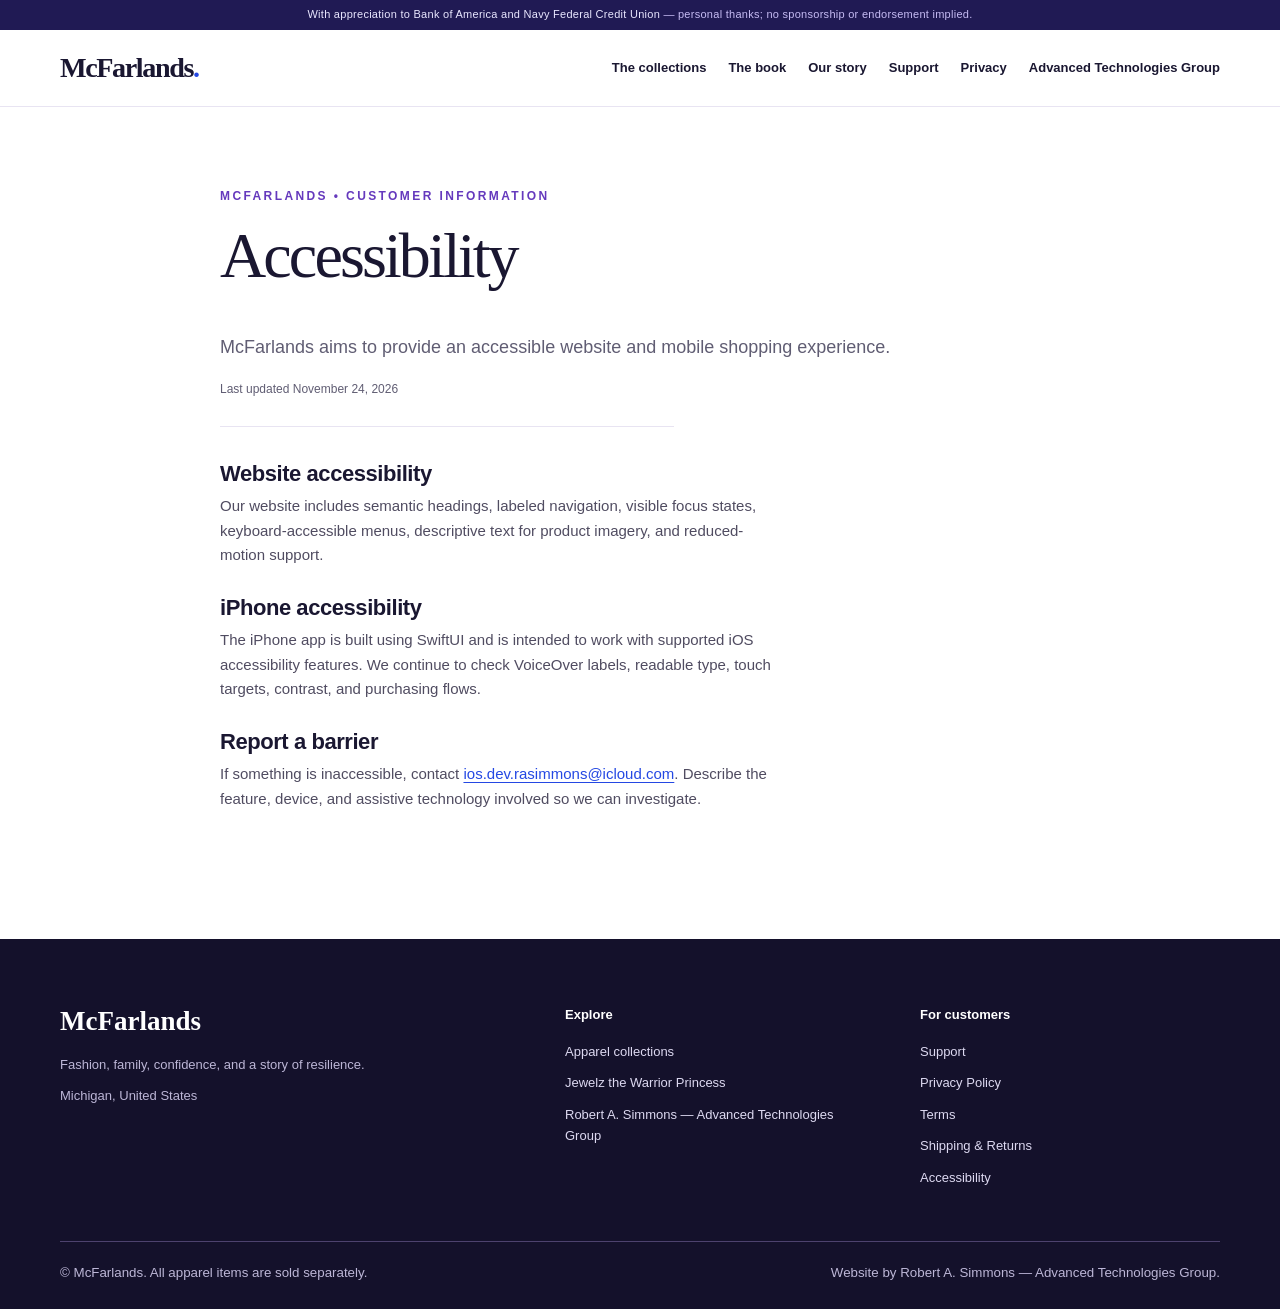
<file: accessibility.html>
<!doctype html><html lang="en"><head><meta charset="utf-8"><meta name="viewport" content="width=device-width, initial-scale=1"><meta name="theme-color" content="#3927A5"><link rel="icon" href="assets/mcfarlands-icon.svg" type="image/svg+xml"><link rel="stylesheet" href="styles.css"><title>Accessibility | McFarlands</title><meta name="description" content="McFarlands aims to provide an accessible website and mobile shopping experience."></head><body><a class="skip-link" href="#main">Skip to content</a><header class="site-header"><div class="top-thanks">With appreciation to Bank of America and Navy Federal Credit Union <span>— personal thanks; no sponsorship or endorsement implied.</span></div><nav class="nav wrap" aria-label="Main navigation"><a class="wordmark" href="index.html" aria-label="McFarlands home">McFarlands<span class="wordmark-dot">.</span></a><button class="menu-toggle" type="button" aria-controls="site-links" aria-expanded="false" aria-label="Open navigation menu"><span></span><span></span><span></span></button><div class="site-links" id="site-links"><a href="index.html#collections">The collections</a><a href="index.html#book">The book</a><a href="index.html#story">Our story</a><a href="support.html">Support</a><a href="privacy.html">Privacy</a><a href="atg/index.html">Advanced Technologies Group</a></div></nav></header><main id="main" class="legal-page"><div class="wrap legal-wrap"><p class="kicker">McFarlands • Customer information</p><h1>Accessibility</h1><p class="lead">McFarlands aims to provide an accessible website and mobile shopping experience.</p><p class="updated">Last updated November 24, 2026</p>
<section><h2>Website accessibility</h2><p>Our website includes semantic headings, labeled navigation, visible focus states, keyboard-accessible menus, descriptive text for product imagery, and reduced-motion support.</p></section>
<section><h2>iPhone accessibility</h2><p>The iPhone app is built using SwiftUI and is intended to work with supported iOS accessibility features. We continue to check VoiceOver labels, readable type, touch targets, contrast, and purchasing flows.</p></section>
<section><h2>Report a barrier</h2><p>If something is inaccessible, contact <a href="mailto:ios.dev.rasimmons@icloud.com?subject=McFarlands%20Accessibility">ios.dev.rasimmons@icloud.com</a>. Describe the feature, device, and assistive technology involved so we can investigate.</p></section></div></main><footer class="site-footer"><div class="wrap footer-grid"><div><a class="footer-brand" href="index.html">McFarlands</a><p>Fashion, family, confidence, and a story of resilience.</p><p>Michigan, United States</p></div><div><strong>Explore</strong><a href="index.html#collections">Apparel collections</a><a href="index.html#book">Jewelz the Warrior Princess</a><a href="atg/index.html">Robert A. Simmons — Advanced Technologies Group</a></div><div><strong>For customers</strong><a href="support.html">Support</a><a href="privacy.html">Privacy Policy</a><a href="terms.html">Terms</a><a href="shipping-returns.html">Shipping & Returns</a><a href="accessibility.html">Accessibility</a></div></div><div class="wrap foot-bottom"><small>© McFarlands. All apparel items are sold separately.</small><small>Website by Robert A. Simmons — Advanced Technologies Group.</small></div></footer><script src="script.js" defer></script></body></html>
</file>
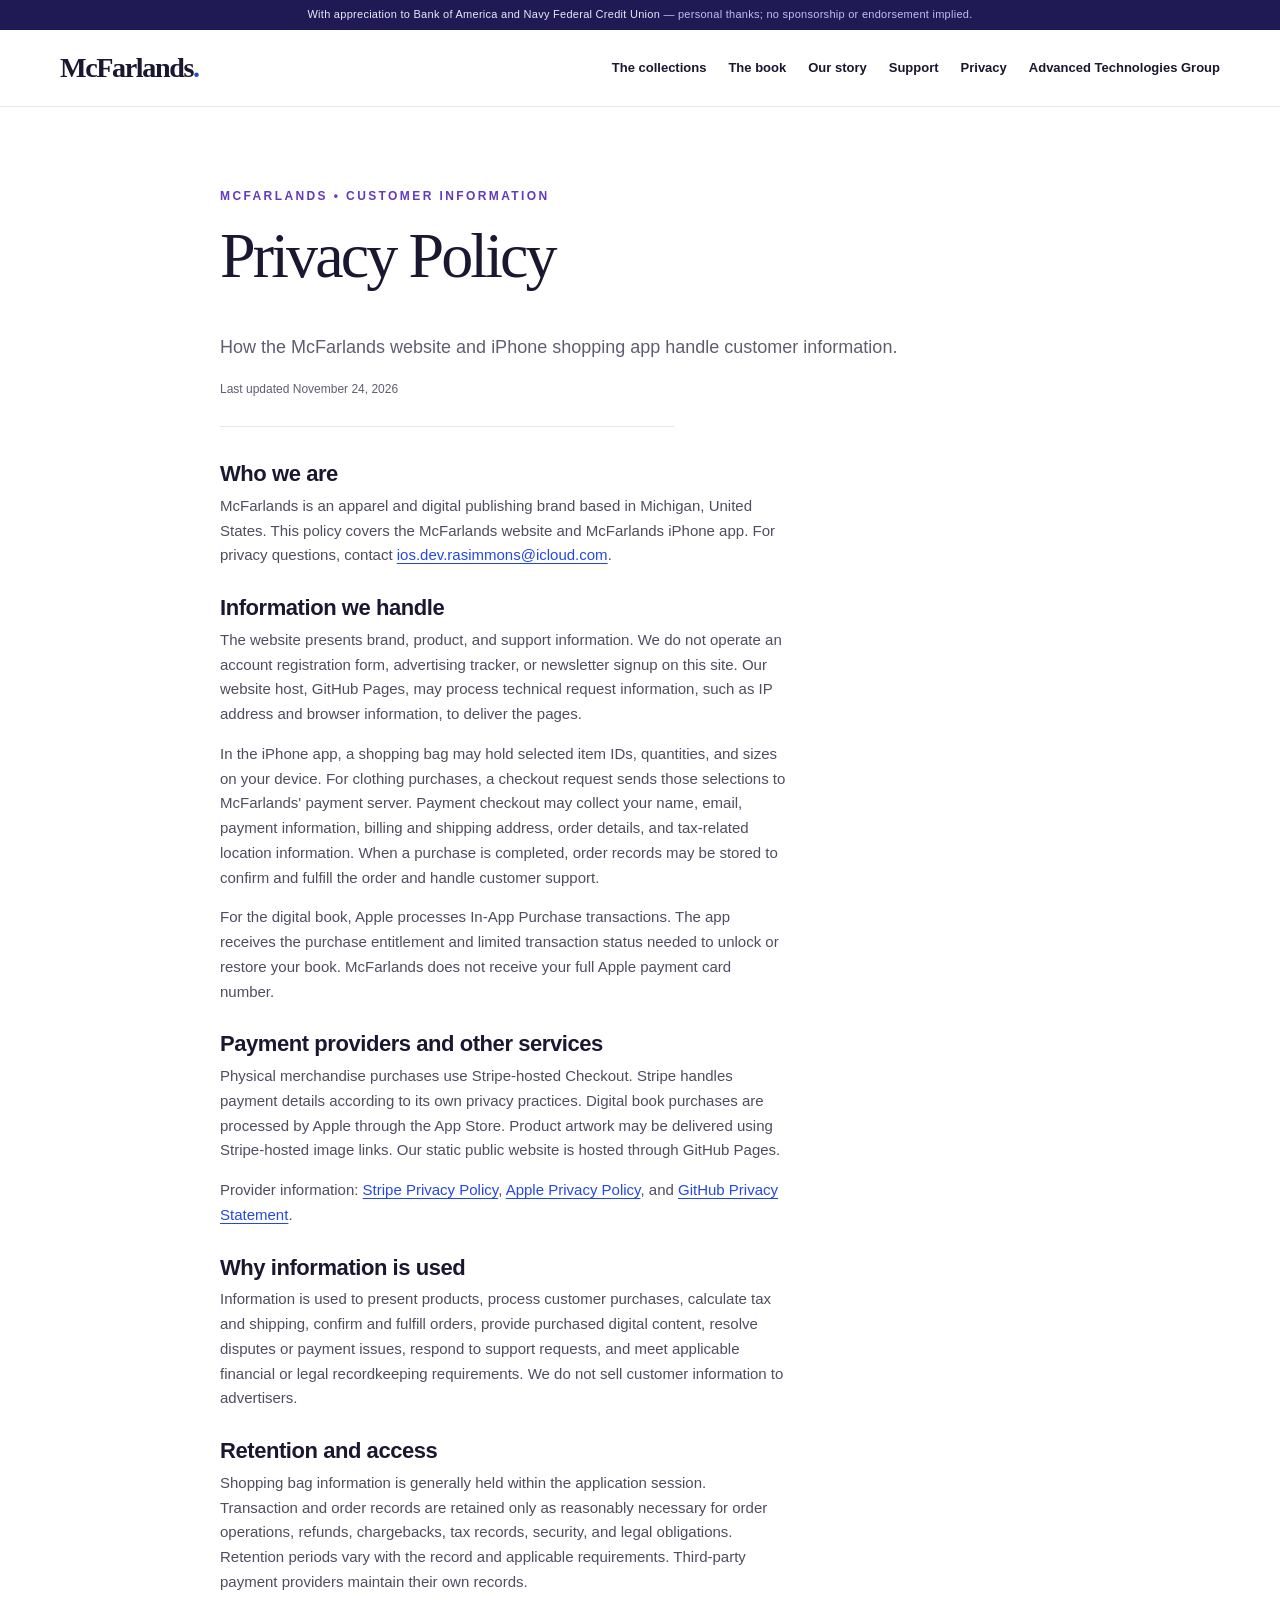
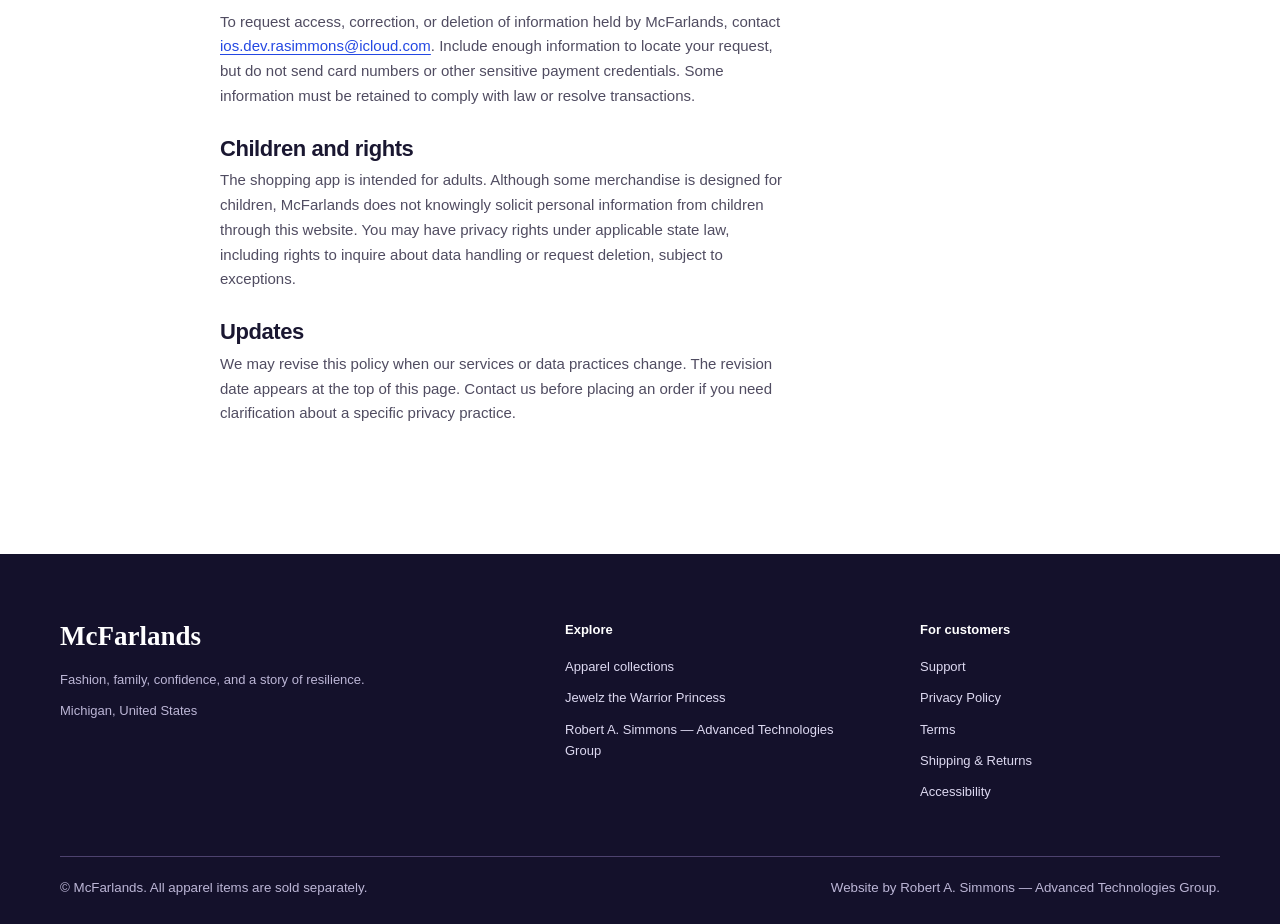
<file: privacy.html>
<!doctype html><html lang="en"><head><meta charset="utf-8"><meta name="viewport" content="width=device-width, initial-scale=1"><meta name="theme-color" content="#3927A5"><link rel="icon" href="assets/mcfarlands-icon.svg" type="image/svg+xml"><link rel="stylesheet" href="styles.css"><title>Privacy Policy | McFarlands</title><meta name="description" content="How the McFarlands website and iPhone shopping app handle customer information."></head><body><a class="skip-link" href="#main">Skip to content</a><header class="site-header"><div class="top-thanks">With appreciation to Bank of America and Navy Federal Credit Union <span>— personal thanks; no sponsorship or endorsement implied.</span></div><nav class="nav wrap" aria-label="Main navigation"><a class="wordmark" href="index.html" aria-label="McFarlands home">McFarlands<span class="wordmark-dot">.</span></a><button class="menu-toggle" type="button" aria-controls="site-links" aria-expanded="false" aria-label="Open navigation menu"><span></span><span></span><span></span></button><div class="site-links" id="site-links"><a href="index.html#collections">The collections</a><a href="index.html#book">The book</a><a href="index.html#story">Our story</a><a href="support.html">Support</a><a href="privacy.html">Privacy</a><a href="atg/index.html">Advanced Technologies Group</a></div></nav></header><main id="main" class="legal-page"><div class="wrap legal-wrap"><p class="kicker">McFarlands • Customer information</p><h1>Privacy Policy</h1><p class="lead">How the McFarlands website and iPhone shopping app handle customer information.</p><p class="updated">Last updated November 24, 2026</p>
<section><h2>Who we are</h2><p>McFarlands is an apparel and digital publishing brand based in Michigan, United States. This policy covers the McFarlands website and McFarlands iPhone app. For privacy questions, contact <a href="mailto:ios.dev.rasimmons@icloud.com">ios.dev.rasimmons@icloud.com</a>.</p></section>
<section><h2>Information we handle</h2><p>The website presents brand, product, and support information. We do not operate an account registration form, advertising tracker, or newsletter signup on this site. Our website host, GitHub Pages, may process technical request information, such as IP address and browser information, to deliver the pages.</p><p>In the iPhone app, a shopping bag may hold selected item IDs, quantities, and sizes on your device. For clothing purchases, a checkout request sends those selections to McFarlands' payment server. Payment checkout may collect your name, email, payment information, billing and shipping address, order details, and tax-related location information. When a purchase is completed, order records may be stored to confirm and fulfill the order and handle customer support.</p><p>For the digital book, Apple processes In-App Purchase transactions. The app receives the purchase entitlement and limited transaction status needed to unlock or restore your book. McFarlands does not receive your full Apple payment card number.</p></section>
<section><h2>Payment providers and other services</h2><p>Physical merchandise purchases use Stripe-hosted Checkout. Stripe handles payment details according to its own privacy practices. Digital book purchases are processed by Apple through the App Store. Product artwork may be delivered using Stripe-hosted image links. Our static public website is hosted through GitHub Pages.</p><p>Provider information: <a href="https://stripe.com/privacy" rel="noopener noreferrer">Stripe Privacy Policy</a>, <a href="https://www.apple.com/legal/privacy/" rel="noopener noreferrer">Apple Privacy Policy</a>, and <a href="https://docs.github.com/en/site-policy/privacy-policies/github-general-privacy-statement" rel="noopener noreferrer">GitHub Privacy Statement</a>.</p></section>
<section><h2>Why information is used</h2><p>Information is used to present products, process customer purchases, calculate tax and shipping, confirm and fulfill orders, provide purchased digital content, resolve disputes or payment issues, respond to support requests, and meet applicable financial or legal recordkeeping requirements. We do not sell customer information to advertisers.</p></section>
<section><h2>Retention and access</h2><p>Shopping bag information is generally held within the application session. Transaction and order records are retained only as reasonably necessary for order operations, refunds, chargebacks, tax records, security, and legal obligations. Retention periods vary with the record and applicable requirements. Third-party payment providers maintain their own records.</p><p>To request access, correction, or deletion of information held by McFarlands, contact <a href="mailto:ios.dev.rasimmons@icloud.com">ios.dev.rasimmons@icloud.com</a>. Include enough information to locate your request, but do not send card numbers or other sensitive payment credentials. Some information must be retained to comply with law or resolve transactions.</p></section>
<section><h2>Children and rights</h2><p>The shopping app is intended for adults. Although some merchandise is designed for children, McFarlands does not knowingly solicit personal information from children through this website. You may have privacy rights under applicable state law, including rights to inquire about data handling or request deletion, subject to exceptions.</p></section>
<section><h2>Updates</h2><p>We may revise this policy when our services or data practices change. The revision date appears at the top of this page. Contact us before placing an order if you need clarification about a specific privacy practice.</p></section></div></main><footer class="site-footer"><div class="wrap footer-grid"><div><a class="footer-brand" href="index.html">McFarlands</a><p>Fashion, family, confidence, and a story of resilience.</p><p>Michigan, United States</p></div><div><strong>Explore</strong><a href="index.html#collections">Apparel collections</a><a href="index.html#book">Jewelz the Warrior Princess</a><a href="atg/index.html">Robert A. Simmons — Advanced Technologies Group</a></div><div><strong>For customers</strong><a href="support.html">Support</a><a href="privacy.html">Privacy Policy</a><a href="terms.html">Terms</a><a href="shipping-returns.html">Shipping & Returns</a><a href="accessibility.html">Accessibility</a></div></div><div class="wrap foot-bottom"><small>© McFarlands. All apparel items are sold separately.</small><small>Website by Robert A. Simmons — Advanced Technologies Group.</small></div></footer><script src="script.js" defer></script></body></html>
</file>
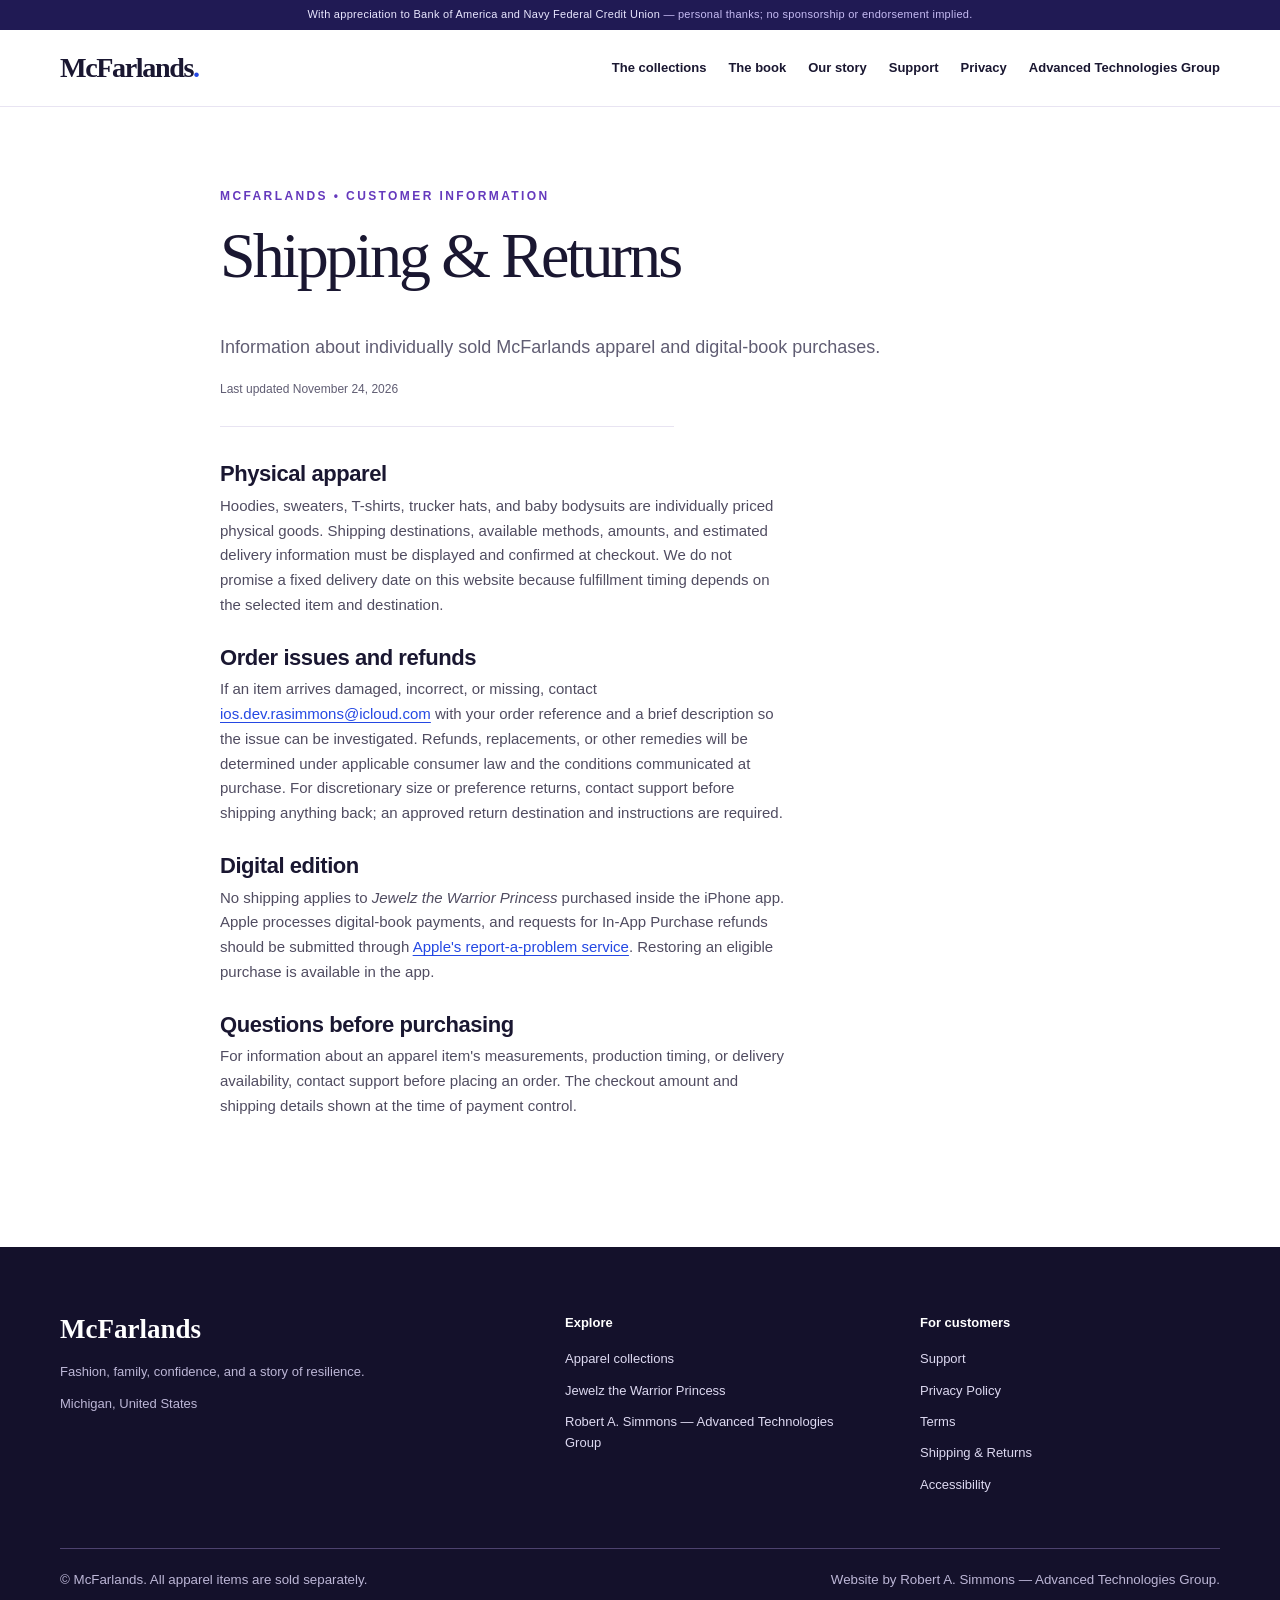
<file: shipping-returns.html>
<!doctype html><html lang="en"><head><meta charset="utf-8"><meta name="viewport" content="width=device-width, initial-scale=1"><meta name="theme-color" content="#3927A5"><link rel="icon" href="assets/mcfarlands-icon.svg" type="image/svg+xml"><link rel="stylesheet" href="styles.css"><title>Shipping & Returns | McFarlands</title><meta name="description" content="Information about individually sold McFarlands apparel and digital-book purchases."></head><body><a class="skip-link" href="#main">Skip to content</a><header class="site-header"><div class="top-thanks">With appreciation to Bank of America and Navy Federal Credit Union <span>— personal thanks; no sponsorship or endorsement implied.</span></div><nav class="nav wrap" aria-label="Main navigation"><a class="wordmark" href="index.html" aria-label="McFarlands home">McFarlands<span class="wordmark-dot">.</span></a><button class="menu-toggle" type="button" aria-controls="site-links" aria-expanded="false" aria-label="Open navigation menu"><span></span><span></span><span></span></button><div class="site-links" id="site-links"><a href="index.html#collections">The collections</a><a href="index.html#book">The book</a><a href="index.html#story">Our story</a><a href="support.html">Support</a><a href="privacy.html">Privacy</a><a href="atg/index.html">Advanced Technologies Group</a></div></nav></header><main id="main" class="legal-page"><div class="wrap legal-wrap"><p class="kicker">McFarlands • Customer information</p><h1>Shipping & Returns</h1><p class="lead">Information about individually sold McFarlands apparel and digital-book purchases.</p><p class="updated">Last updated November 24, 2026</p>
<section><h2>Physical apparel</h2><p>Hoodies, sweaters, T-shirts, trucker hats, and baby bodysuits are individually priced physical goods. Shipping destinations, available methods, amounts, and estimated delivery information must be displayed and confirmed at checkout. We do not promise a fixed delivery date on this website because fulfillment timing depends on the selected item and destination.</p></section>
<section><h2>Order issues and refunds</h2><p>If an item arrives damaged, incorrect, or missing, contact <a href="mailto:ios.dev.rasimmons@icloud.com?subject=McFarlands%20Order%20Issue">ios.dev.rasimmons@icloud.com</a> with your order reference and a brief description so the issue can be investigated. Refunds, replacements, or other remedies will be determined under applicable consumer law and the conditions communicated at purchase. For discretionary size or preference returns, contact support before shipping anything back; an approved return destination and instructions are required.</p></section>
<section><h2>Digital edition</h2><p>No shipping applies to <em>Jewelz the Warrior Princess</em> purchased inside the iPhone app. Apple processes digital-book payments, and requests for In-App Purchase refunds should be submitted through <a href="https://reportaproblem.apple.com/">Apple's report-a-problem service</a>. Restoring an eligible purchase is available in the app.</p></section>
<section><h2>Questions before purchasing</h2><p>For information about an apparel item's measurements, production timing, or delivery availability, contact support before placing an order. The checkout amount and shipping details shown at the time of payment control.</p></section></div></main><footer class="site-footer"><div class="wrap footer-grid"><div><a class="footer-brand" href="index.html">McFarlands</a><p>Fashion, family, confidence, and a story of resilience.</p><p>Michigan, United States</p></div><div><strong>Explore</strong><a href="index.html#collections">Apparel collections</a><a href="index.html#book">Jewelz the Warrior Princess</a><a href="atg/index.html">Robert A. Simmons — Advanced Technologies Group</a></div><div><strong>For customers</strong><a href="support.html">Support</a><a href="privacy.html">Privacy Policy</a><a href="terms.html">Terms</a><a href="shipping-returns.html">Shipping & Returns</a><a href="accessibility.html">Accessibility</a></div></div><div class="wrap foot-bottom"><small>© McFarlands. All apparel items are sold separately.</small><small>Website by Robert A. Simmons — Advanced Technologies Group.</small></div></footer><script src="script.js" defer></script></body></html>
</file>
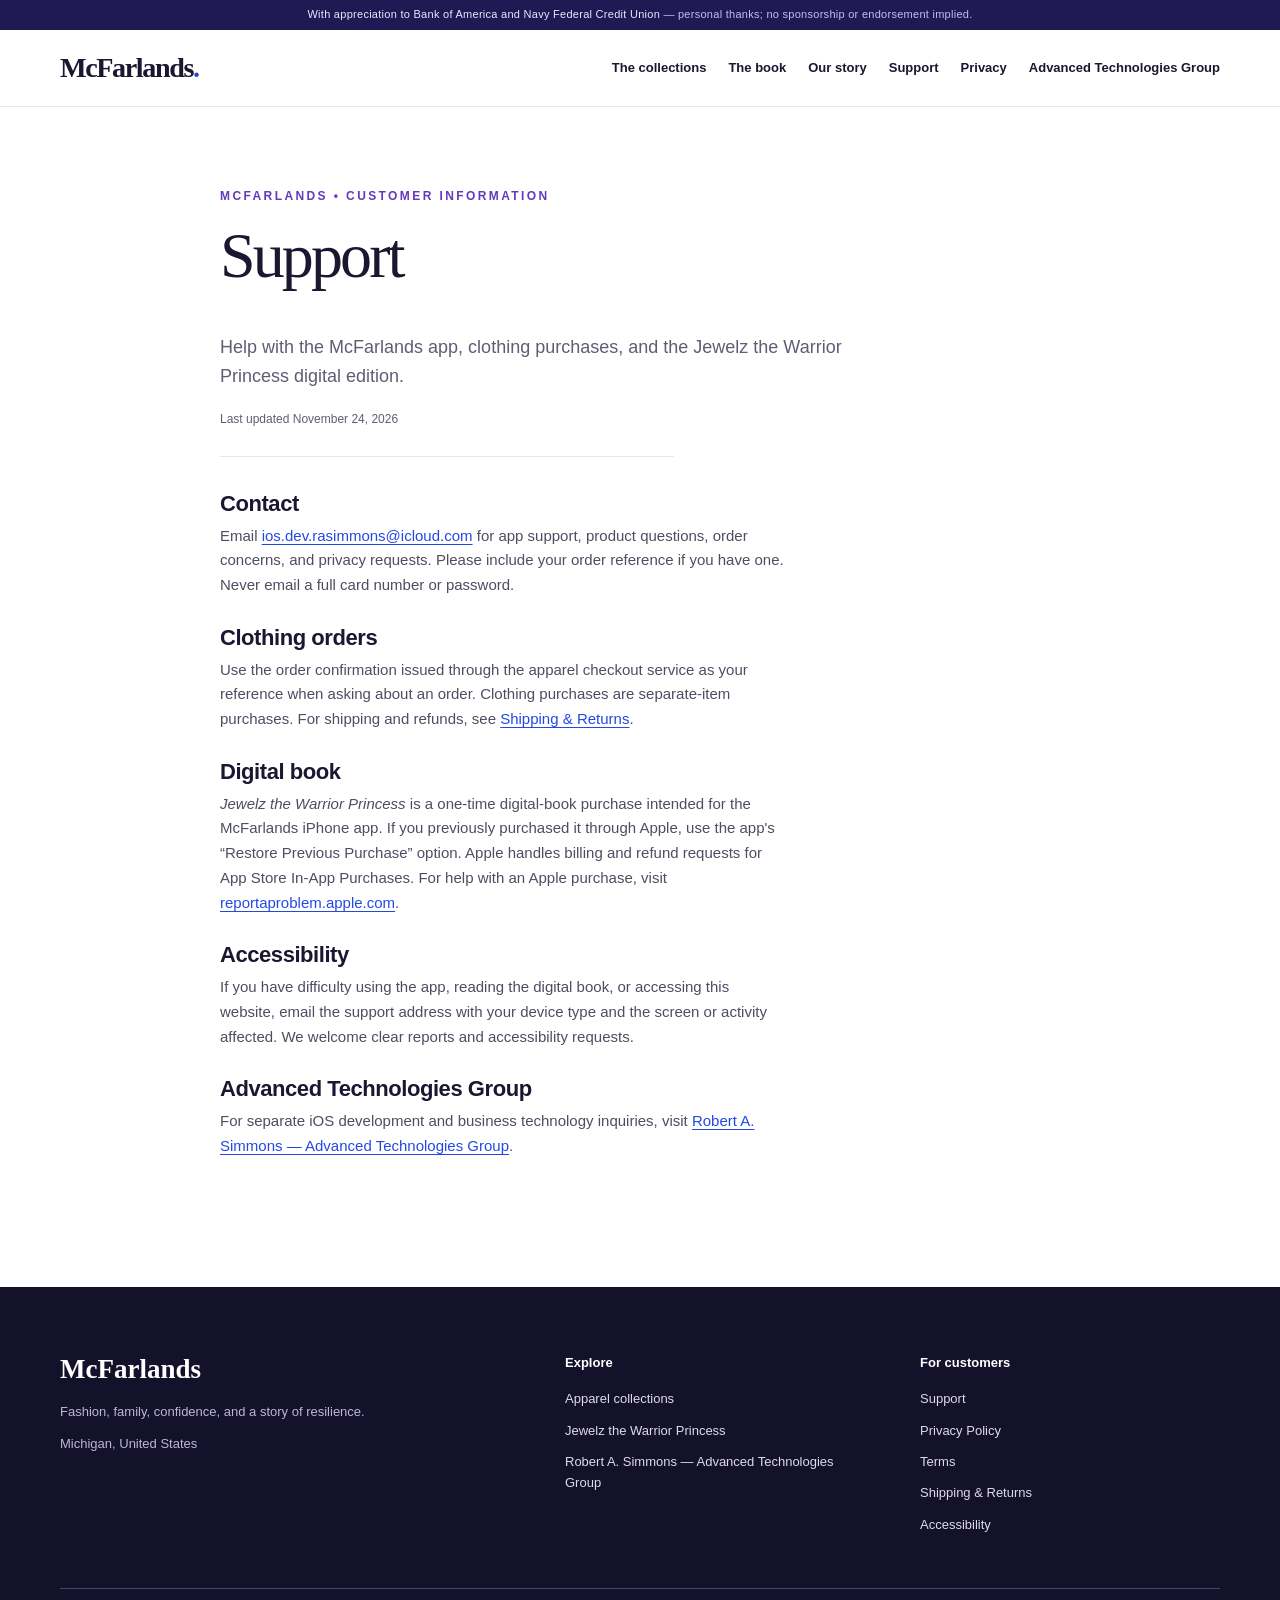
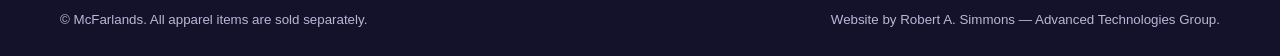
<file: support.html>
<!doctype html><html lang="en"><head><meta charset="utf-8"><meta name="viewport" content="width=device-width, initial-scale=1"><meta name="theme-color" content="#3927A5"><link rel="icon" href="assets/mcfarlands-icon.svg" type="image/svg+xml"><link rel="stylesheet" href="styles.css"><title>Support | McFarlands</title><meta name="description" content="Help with the McFarlands app, clothing purchases, and the Jewelz the Warrior Princess digital edition."></head><body><a class="skip-link" href="#main">Skip to content</a><header class="site-header"><div class="top-thanks">With appreciation to Bank of America and Navy Federal Credit Union <span>— personal thanks; no sponsorship or endorsement implied.</span></div><nav class="nav wrap" aria-label="Main navigation"><a class="wordmark" href="index.html" aria-label="McFarlands home">McFarlands<span class="wordmark-dot">.</span></a><button class="menu-toggle" type="button" aria-controls="site-links" aria-expanded="false" aria-label="Open navigation menu"><span></span><span></span><span></span></button><div class="site-links" id="site-links"><a href="index.html#collections">The collections</a><a href="index.html#book">The book</a><a href="index.html#story">Our story</a><a href="support.html">Support</a><a href="privacy.html">Privacy</a><a href="atg/index.html">Advanced Technologies Group</a></div></nav></header><main id="main" class="legal-page"><div class="wrap legal-wrap"><p class="kicker">McFarlands • Customer information</p><h1>Support</h1><p class="lead">Help with the McFarlands app, clothing purchases, and the Jewelz the Warrior Princess digital edition.</p><p class="updated">Last updated November 24, 2026</p>
<section><h2>Contact</h2><p>Email <a href="mailto:ios.dev.rasimmons@icloud.com?subject=McFarlands%20Support">ios.dev.rasimmons@icloud.com</a> for app support, product questions, order concerns, and privacy requests. Please include your order reference if you have one. Never email a full card number or password.</p></section>
<section><h2>Clothing orders</h2><p>Use the order confirmation issued through the apparel checkout service as your reference when asking about an order. Clothing purchases are separate-item purchases. For shipping and refunds, see <a href="shipping-returns.html">Shipping & Returns</a>.</p></section>
<section><h2>Digital book</h2><p><em>Jewelz the Warrior Princess</em> is a one-time digital-book purchase intended for the McFarlands iPhone app. If you previously purchased it through Apple, use the app's “Restore Previous Purchase” option. Apple handles billing and refund requests for App Store In-App Purchases. For help with an Apple purchase, visit <a href="https://reportaproblem.apple.com/" rel="noopener noreferrer">reportaproblem.apple.com</a>.</p></section>
<section><h2>Accessibility</h2><p>If you have difficulty using the app, reading the digital book, or accessing this website, email the support address with your device type and the screen or activity affected. We welcome clear reports and accessibility requests.</p></section>
<section><h2>Advanced Technologies Group</h2><p>For separate iOS development and business technology inquiries, visit <a href="atg/index.html">Robert A. Simmons — Advanced Technologies Group</a>.</p></section></div></main><footer class="site-footer"><div class="wrap footer-grid"><div><a class="footer-brand" href="index.html">McFarlands</a><p>Fashion, family, confidence, and a story of resilience.</p><p>Michigan, United States</p></div><div><strong>Explore</strong><a href="index.html#collections">Apparel collections</a><a href="index.html#book">Jewelz the Warrior Princess</a><a href="atg/index.html">Robert A. Simmons — Advanced Technologies Group</a></div><div><strong>For customers</strong><a href="support.html">Support</a><a href="privacy.html">Privacy Policy</a><a href="terms.html">Terms</a><a href="shipping-returns.html">Shipping & Returns</a><a href="accessibility.html">Accessibility</a></div></div><div class="wrap foot-bottom"><small>© McFarlands. All apparel items are sold separately.</small><small>Website by Robert A. Simmons — Advanced Technologies Group.</small></div></footer><script src="script.js" defer></script></body></html>
</file>
<file: atg/styles.css>
:root{--ink:#101923;--muted:#607080;--blue:#b8dcf3;--blue-deep:#5a9dc8;--silver:#d8dee5;--paper:#f5f8fa;--white:#fff;--border:#e2e8ee;--shadow:0 16px 55px rgba(16,29,42,.08)}
*{box-sizing:border-box}html{scroll-behavior:smooth}body{margin:0;color:var(--ink);background:var(--paper);font-family:-apple-system,BlinkMacSystemFont,"Segoe UI",Inter,Arial,sans-serif;line-height:1.55}a{color:inherit;text-decoration:none}button{font:inherit;cursor:pointer}button:focus-visible,a:focus-visible{outline:3px solid #3087bd;outline-offset:3px}p{margin:0 0 1rem}h1,h2,h3{line-height:1.13;letter-spacing:-.035em;margin:0}h1{font-size:clamp(2.7rem,5.6vw,5.6rem);max-width:780px}h2{font-size:clamp(2rem,3.3vw,3.3rem)}h3{font-size:1.2rem}.container{width:min(1180px,calc(100% - 40px));margin:auto}.skip{position:absolute;top:-100px;left:14px;background:white;padding:12px;z-index:99}.skip:focus{top:12px}.topbar{position:sticky;top:0;z-index:20;background:rgba(250,252,254,.92);backdrop-filter:blur(18px);border-bottom:1px solid var(--border)}.nav{display:flex;align-items:center;justify-content:space-between;gap:22px;min-height:79px}.logo{display:flex;align-items:center;gap:11px;font-size:13px;font-weight:800;letter-spacing:.08em;line-height:1.17}.logo-mark{display:grid;place-items:center;width:44px;height:44px;border-radius:12px;background:#0e1924;color:var(--blue);font-size:17px;letter-spacing:-.08em}.nav-links{display:flex;align-items:center;gap:29px;font-size:14px;font-weight:650}.nav-links a:hover{color:#277fae}.nav-cta{background:var(--ink);color:white!important;padding:11px 19px;border-radius:50px}.hero{background:radial-gradient(ellipse at 76% 18%,rgba(116,170,209,.25),transparent 38%),linear-gradient(125deg,#0d1723,#1e2e3d);color:#fff;overflow:hidden}.hero-grid{display:grid;grid-template-columns:1.08fr .92fr;align-items:center;gap:64px;min-height:660px;padding:80px 0}.eyebrow{color:#a7d3f0;font-size:12px;font-weight:800;letter-spacing:.19em;text-transform:uppercase;margin-bottom:21px}.hero p{max-width:570px;color:#d1dae3;font-size:18px;margin:24px 0 28px}.buttons{display:flex;flex-wrap:wrap;gap:12px}.btn{border:1px solid transparent;padding:14px 23px;border-radius:10px;font-size:14px;font-weight:750;display:inline-flex;align-items:center;justify-content:center;gap:9px}.btn-primary{background:var(--blue);color:#102130}.btn-outline{border-color:#788a9e;color:white;background:transparent}.btn:hover{transform:translateY(-1px)}.hero-small{margin-top:27px;color:#a9b7c6;font-size:12px}.hero-device{position:relative;transform:perspective(1100px) rotateY(-7deg) rotateX(3deg);background:#f6f9fc;border:7px solid #344b60;border-radius:23px;color:var(--ink);box-shadow:0 32px 90px #030b13a6;overflow:hidden}.device-header{background:#fff;border-bottom:1px solid #dce4ec;display:flex;justify-content:space-between;align-items:center;padding:16px 19px;font-size:12px;font-weight:750}.dots{letter-spacing:4px;color:#8293a5}.device-body{padding:22px}.mini-kicker{color:#728497;text-transform:uppercase;letter-spacing:.12em;font-size:10px;font-weight:750}.mini-title{font-size:25px;font-weight:800;letter-spacing:-.04em;margin:5px 0 18px}.metric-grid{display:grid;grid-template-columns:repeat(2,1fr);gap:12px}.metric{background:#fff;border:1px solid #dce5ed;border-radius:14px;padding:16px}.metric .value{font-size:30px;font-weight:850;line-height:1.2}.metric .label{color:#718094;font-size:12px;margin-top:4px}.mini-panel{margin-top:12px;background:#fff;border:1px solid #dce5ed;border-radius:14px;padding:16px}.mini-heading{font-weight:800;font-size:13px;margin-bottom:10px}.mini-row{display:flex;align-items:center;justify-content:space-between;border-top:1px solid #edf1f4;padding:9px 0;font-size:12px}.mini-row:first-of-type{border-top:none}.pill{font-size:11px;background:#e9f6fe;color:#245a7d;padding:5px 9px;border-radius:30px;white-space:nowrap}.section{padding:100px 0}.section-head{max-width:700px;margin-bottom:36px}.section-head p{color:#697b8b;font-size:17px;margin-top:16px}.label-top{color:#477b9c;letter-spacing:.15em;font-weight:850;text-transform:uppercase;font-size:12px;margin-bottom:12px}.feature-grid{display:grid;grid-template-columns:repeat(3,1fr);gap:17px}.feature{background:white;border:1px solid var(--border);padding:30px;border-radius:18px;box-shadow:var(--shadow)}.feature .symbol{display:grid;place-items:center;width:52px;height:52px;background:#e8f5fd;border-radius:14px;font-size:25px;margin-bottom:27px}.feature p{color:#687989;font-size:14px;line-height:1.75;margin:12px 0 0}.demo-section{background:#eaf1f6;border-block:1px solid #d8e2ea}.demo-shell{background:white;border:1px solid #d5e0e9;border-radius:19px;overflow:hidden;box-shadow:0 24px 68px rgba(16,30,45,.1)}.demo-titlebar{background:#121f2b;color:white;padding:20px 25px;display:flex;align-items:center;justify-content:space-between;gap:12px;font-size:15px;font-weight:750}.demo-titlebar span:last-child{font-size:11px;color:#b9d1e4;font-weight:650}.tabbar{padding:11px;display:flex;gap:8px;flex-wrap:wrap;border-bottom:1px solid var(--border)}.tab{background:transparent;border:1px solid transparent;padding:10px 17px;border-radius:10px;color:#536a7c;font-size:13px;font-weight:750}.tab[aria-selected=true]{background:#dff0fb;color:#112c41;border-color:#bddff3}.panel{padding:28px;min-height:365px}.panel[hidden]{display:none}.panel-h{display:flex;justify-content:space-between;align-items:flex-start;gap:18px;margin-bottom:18px}.panel-h p{color:#758695;font-size:14px;margin:5px 0 0}.tag{display:inline-block;color:#396f90;background:#e9f5fc;padding:6px 10px;border-radius:40px;font-size:11px;font-weight:800}.lead-list{display:grid;gap:9px}.lead-row{border:1px solid var(--border);padding:14px;border-radius:11px;display:flex;align-items:center;justify-content:space-between;gap:12px}.lead-row strong{display:block;font-size:14px}.lead-row small{display:block;color:#78899a;margin-top:3px}.stage-btn{border:1px solid #b7d9ee;background:#ecf7fd;color:#22587a;border-radius:30px;padding:7px 10px;font-size:11px;font-weight:750}.text-btn{border:0;background:#122536;color:white;border-radius:9px;padding:10px 14px;font-weight:750;font-size:12px}.notice{padding:13px 16px;border:1px solid #bedceb;background:#eef8fe;border-radius:10px;font-size:13px;color:#3b6481;margin-top:19px}.demo-cols{display:grid;grid-template-columns:1fr 1fr;gap:13px}.info-card{border:1px solid var(--border);border-radius:14px;padding:20px}.info-card strong{font-size:15px}.info-card p{color:#697b8c;font-size:13px;margin:10px 0}.info-card a{color:#236f9d;font-size:13px;font-weight:800;text-decoration:underline;text-underline-offset:3px}.bars{display:grid;gap:12px;padding-top:14px}.bar-label{display:flex;justify-content:space-between;font-size:12px;font-weight:700}.bar-track{height:11px;background:#e9f0f4;border-radius:99px;overflow:hidden;margin-top:5px}.bar-fill{background:#8dc3e6;height:100%;border-radius:99px}.about-band{background:#101a26;color:white}.about-grid{display:grid;grid-template-columns:1fr 1fr;gap:70px;align-items:center}.about-band p{color:#b6c5d3;line-height:1.8;margin-top:16px}.about-points{display:grid;gap:14px}.about-point{display:flex;align-items:center;gap:12px;padding:19px;background:#1d2b3a;border:1px solid #364657;border-radius:11px;font-size:14px}.checkmark{display:grid;place-items:center;width:27px;height:27px;color:#172c3d;background:var(--blue);border-radius:50%;font-weight:900}.footer{background:#0b131d;color:#b5c5d4;border-top:1px solid #283b4a;padding:31px 0;font-size:12px}.foot-grid{display:flex;justify-content:space-between;gap:20px;flex-wrap:wrap}.footer strong{color:white}.footer a{text-decoration:underline}.screen-note{color:#6a7c8d;font-size:12px;margin-top:20px}.mobile-menu{display:none}
@media(max-width:900px){.hero-grid{grid-template-columns:1fr;padding:72px 0;gap:46px}.hero-device{max-width:570px;transform:none}.feature-grid{grid-template-columns:1fr}.about-grid{grid-template-columns:1fr;gap:26px}.section{padding:72px 0}.nav-links{gap:15px}.nav-links a:not(.nav-cta){display:none}}
@media(max-width:560px){.container{width:min(100% - 28px,1180px)}.nav{min-height:67px}.nav-cta{padding:10px 13px}.logo{font-size:10px}.logo-mark{width:38px;height:38px}.hero-grid{padding:55px 0}.hero p{font-size:16px}.hero-device{border-width:4px}.metric .value{font-size:23px}.section{padding:60px 0}.panel{padding:18px}.demo-titlebar{padding:15px}.tab{padding:9px 11px;font-size:12px}.panel-h{flex-direction:column}.demo-cols{grid-template-columns:1fr}.lead-row{align-items:flex-start}.btn{width:100%}}
@media(prefers-reduced-motion:reduce){html{scroll-behavior:auto}.btn:hover{transform:none}}
</file>
<file: websites/art-selling/styles.css>
:root{--bg:#fbf7f1;--ink:#27243b;--accent:#e17b60;--soft:#f3e6da;--muted:#a18f8b}
*{box-sizing:border-box}body{margin:0;background:var(--bg);color:var(--ink);font:14px/1.5 -apple-system,BlinkMacSystemFont,"Segoe UI",Arial,sans-serif}button,input{font:inherit}button{cursor:pointer}a{color:inherit;text-decoration:none}a:focus-visible,button:focus-visible,input:focus-visible{outline:3px solid var(--accent);outline-offset:3px}[hidden]{display:none!important}.skip{position:absolute;left:8px;top:-80px;background:white;padding:12px;z-index:40}.skip:focus{top:8px}.layout{min-height:100vh;display:grid;grid-template-columns:248px 1fr}.sidebar{background:var(--ink);color:var(--bg);padding:30px 16px;display:flex;flex-direction:column;gap:34px}.identity{display:flex;align-items:center;gap:10px;padding:0 12px;font-weight:850;line-height:1.2;font-size:15px;letter-spacing:-.03em}.logo{display:grid;place-items:center;background:var(--accent);color:#fff;width:40px;height:40px;border-radius:11px;font-weight:900;font-size:13px;flex:none}.side-label{text-transform:uppercase;letter-spacing:.18em;font-size:10px;opacity:.58;padding:0 15px;margin-bottom:11px}.menu{display:grid;gap:5px}.menu button{width:100%;background:transparent;border:0;color:inherit;text-align:left;border-radius:10px;padding:12px 15px;font-weight:700;display:flex;align-items:center;gap:10px}.menu button[aria-pressed=true]{background:var(--accent);color:#fff}.menu button:hover{background:color-mix(in srgb,var(--accent) 65%,transparent)}.menu .bullet{font-size:17px;min-width:20px}.sidebar-foot{margin-top:auto;padding:0 12px;font-size:11px;opacity:.76}.sidebar-foot a{text-decoration:underline}.main{min-width:0;padding:35px min(3.3vw,48px) 56px}.topline{display:flex;align-items:center;justify-content:space-between;gap:20px}.eyebrow{font-size:10px;text-transform:uppercase;letter-spacing:.17em;font-weight:850;color:var(--accent)}h1{font-size:clamp(1.8rem,3.2vw,2.9rem);margin:7px 0;line-height:1.12;letter-spacing:-.04em}.sub{margin:0;color:var(--muted);font-size:14px}.chip{display:inline-flex;background:var(--soft);color:var(--ink);padding:9px 12px;border-radius:99px;white-space:nowrap;font-weight:750;font-size:11px}.nav-mobile{display:none}.view{margin-top:32px}.kpis{display:grid;grid-template-columns:repeat(4,minmax(0,1fr));gap:15px}.kpi,.card{background:#fff;border-radius:16px;padding:21px;border:1px solid color-mix(in srgb,var(--muted) 19%,transparent);box-shadow:0 12px 32px #0b1a3110}.kpi .small{color:var(--muted);font-size:12px;font-weight:700}.kpi .number{font-size:clamp(1.5rem,3vw,2.6rem);font-weight:850;line-height:1.15;margin:13px 0 4px;letter-spacing:-.05em}.trend{font-size:11px;color:var(--accent);font-weight:800}.dashboard-grid{display:grid;grid-template-columns:1.5fr .9fr;gap:17px;margin-top:17px}.card h2{font-size:17px;letter-spacing:-.02em;margin:0 0 5px}.card .detail{color:var(--muted);font-size:12px;margin:0 0 18px}.chart{width:100%;height:260px;overflow:visible}.chart text{fill:var(--muted);font:11px Arial}.bar-stack{display:grid;gap:22px;margin-top:22px}.bar-label{display:flex;justify-content:space-between;gap:10px;font-size:12px;font-weight:750;margin-bottom:6px}.track{background:var(--soft);height:10px;border-radius:99px;overflow:hidden}.fill{height:100%;background:var(--accent);border-radius:99px}.table-card{margin-top:17px}.table-top{display:flex;align-items:center;justify-content:space-between;gap:12px;flex-wrap:wrap;margin-bottom:20px}.controls{display:flex;align-items:center;gap:10px;flex-wrap:wrap}input[type=search]{border:1px solid #cdd6df;border-radius:10px;padding:11px 12px;min-width:210px;max-width:100%;background:#fff;color:#1b2634}.export{background:var(--ink);color:var(--bg);border:0;border-radius:10px;padding:11px 14px;font-size:12px;font-weight:800}.table-scroll{overflow-x:auto}table{width:100%;border-collapse:collapse;text-align:left;min-width:560px}th{text-transform:uppercase;font-size:10px;letter-spacing:.12em;color:var(--muted);background:var(--bg)}th,td{padding:14px 12px;border-bottom:1px solid #dce4ec}tbody tr:hover{background:#f7f9fb}td:first-child{font-weight:800}.stage{border:1px solid color-mix(in srgb,var(--accent) 42%,white);background:var(--soft);color:var(--ink);border-radius:99px;padding:6px 10px;font-size:11px;font-weight:750}.note{color:var(--muted);font-size:12px;margin-top:17px}.focus-row{display:grid;grid-template-columns:repeat(3,1fr);gap:16px}.focus-item{background:var(--soft);padding:22px;border-radius:14px}.focus-item strong{font-size:32px;display:block;letter-spacing:-.04em}.focus-item small{color:var(--muted)}.outline{background:transparent;border:1px solid var(--ink);border-radius:9px;padding:10px 14px;font-weight:750}.insight-list{display:grid;gap:13px}.insight-item{border:1px solid #d8e0e8;border-radius:12px;padding:15px}.footer-note{font-size:11px;color:var(--muted);margin:35px 0}.footer-note a{text-decoration:underline}@media(max-width:1030px){.layout{grid-template-columns:195px 1fr}.dashboard-grid{grid-template-columns:1fr}.kpis{grid-template-columns:repeat(2,1fr)}}@media(max-width:720px){.layout{display:block}.sidebar{padding:15px;gap:12px}.menu{display:flex;gap:6px}.side-label{display:none}.menu button{font-size:12px;padding:9px}.sidebar-foot{display:none}.main{padding:25px 16px 40px}.topline{align-items:flex-start}.chip{display:none}.view{margin-top:24px}.focus-row{grid-template-columns:1fr}.kpi{padding:16px}.kpi .number{font-size:1.8rem}.topline .sub{font-size:12px}}
</file>
<file: websites/crm-dashboard/styles.css>
:root{--bg:#eef2f8;--ink:#1a2841;--accent:#4075b9;--soft:#dce8f7;--muted:#70829a}
*{box-sizing:border-box}body{margin:0;background:var(--bg);color:var(--ink);font:14px/1.5 -apple-system,BlinkMacSystemFont,"Segoe UI",Arial,sans-serif}button,input{font:inherit}button{cursor:pointer}a{color:inherit;text-decoration:none}a:focus-visible,button:focus-visible,input:focus-visible{outline:3px solid var(--accent);outline-offset:3px}[hidden]{display:none!important}.skip{position:absolute;left:8px;top:-80px;background:white;padding:12px;z-index:40}.skip:focus{top:8px}.layout{min-height:100vh;display:grid;grid-template-columns:248px 1fr}.sidebar{background:var(--ink);color:var(--bg);padding:30px 16px;display:flex;flex-direction:column;gap:34px}.identity{display:flex;align-items:center;gap:10px;padding:0 12px;font-weight:850;line-height:1.2;font-size:15px;letter-spacing:-.03em}.logo{display:grid;place-items:center;background:var(--accent);color:#fff;width:40px;height:40px;border-radius:11px;font-weight:900;font-size:13px;flex:none}.side-label{text-transform:uppercase;letter-spacing:.18em;font-size:10px;opacity:.58;padding:0 15px;margin-bottom:11px}.menu{display:grid;gap:5px}.menu button{width:100%;background:transparent;border:0;color:inherit;text-align:left;border-radius:10px;padding:12px 15px;font-weight:700;display:flex;align-items:center;gap:10px}.menu button[aria-pressed=true]{background:var(--accent);color:#fff}.menu button:hover{background:color-mix(in srgb,var(--accent) 65%,transparent)}.menu .bullet{font-size:17px;min-width:20px}.sidebar-foot{margin-top:auto;padding:0 12px;font-size:11px;opacity:.76}.sidebar-foot a{text-decoration:underline}.main{min-width:0;padding:35px min(3.3vw,48px) 56px}.topline{display:flex;align-items:center;justify-content:space-between;gap:20px}.eyebrow{font-size:10px;text-transform:uppercase;letter-spacing:.17em;font-weight:850;color:var(--accent)}h1{font-size:clamp(1.8rem,3.2vw,2.9rem);margin:7px 0;line-height:1.12;letter-spacing:-.04em}.sub{margin:0;color:var(--muted);font-size:14px}.chip{display:inline-flex;background:var(--soft);color:var(--ink);padding:9px 12px;border-radius:99px;white-space:nowrap;font-weight:750;font-size:11px}.nav-mobile{display:none}.view{margin-top:32px}.kpis{display:grid;grid-template-columns:repeat(4,minmax(0,1fr));gap:15px}.kpi,.card{background:#fff;border-radius:16px;padding:21px;border:1px solid color-mix(in srgb,var(--muted) 19%,transparent);box-shadow:0 12px 32px #0b1a3110}.kpi .small{color:var(--muted);font-size:12px;font-weight:700}.kpi .number{font-size:clamp(1.5rem,3vw,2.6rem);font-weight:850;line-height:1.15;margin:13px 0 4px;letter-spacing:-.05em}.trend{font-size:11px;color:var(--accent);font-weight:800}.dashboard-grid{display:grid;grid-template-columns:1.5fr .9fr;gap:17px;margin-top:17px}.card h2{font-size:17px;letter-spacing:-.02em;margin:0 0 5px}.card .detail{color:var(--muted);font-size:12px;margin:0 0 18px}.chart{width:100%;height:260px;overflow:visible}.chart text{fill:var(--muted);font:11px Arial}.bar-stack{display:grid;gap:22px;margin-top:22px}.bar-label{display:flex;justify-content:space-between;gap:10px;font-size:12px;font-weight:750;margin-bottom:6px}.track{background:var(--soft);height:10px;border-radius:99px;overflow:hidden}.fill{height:100%;background:var(--accent);border-radius:99px}.table-card{margin-top:17px}.table-top{display:flex;align-items:center;justify-content:space-between;gap:12px;flex-wrap:wrap;margin-bottom:20px}.controls{display:flex;align-items:center;gap:10px;flex-wrap:wrap}input[type=search]{border:1px solid #cdd6df;border-radius:10px;padding:11px 12px;min-width:210px;max-width:100%;background:#fff;color:#1b2634}.export{background:var(--ink);color:var(--bg);border:0;border-radius:10px;padding:11px 14px;font-size:12px;font-weight:800}.table-scroll{overflow-x:auto}table{width:100%;border-collapse:collapse;text-align:left;min-width:560px}th{text-transform:uppercase;font-size:10px;letter-spacing:.12em;color:var(--muted);background:var(--bg)}th,td{padding:14px 12px;border-bottom:1px solid #dce4ec}tbody tr:hover{background:#f7f9fb}td:first-child{font-weight:800}.stage{border:1px solid color-mix(in srgb,var(--accent) 42%,white);background:var(--soft);color:var(--ink);border-radius:99px;padding:6px 10px;font-size:11px;font-weight:750}.note{color:var(--muted);font-size:12px;margin-top:17px}.focus-row{display:grid;grid-template-columns:repeat(3,1fr);gap:16px}.focus-item{background:var(--soft);padding:22px;border-radius:14px}.focus-item strong{font-size:32px;display:block;letter-spacing:-.04em}.focus-item small{color:var(--muted)}.outline{background:transparent;border:1px solid var(--ink);border-radius:9px;padding:10px 14px;font-weight:750}.insight-list{display:grid;gap:13px}.insight-item{border:1px solid #d8e0e8;border-radius:12px;padding:15px}.footer-note{font-size:11px;color:var(--muted);margin:35px 0}.footer-note a{text-decoration:underline}@media(max-width:1030px){.layout{grid-template-columns:195px 1fr}.dashboard-grid{grid-template-columns:1fr}.kpis{grid-template-columns:repeat(2,1fr)}}@media(max-width:720px){.layout{display:block}.sidebar{padding:15px;gap:12px}.menu{display:flex;gap:6px}.side-label{display:none}.menu button{font-size:12px;padding:9px}.sidebar-foot{display:none}.main{padding:25px 16px 40px}.topline{align-items:flex-start}.chip{display:none}.view{margin-top:24px}.focus-row{grid-template-columns:1fr}.kpi{padding:16px}.kpi .number{font-size:1.8rem}.topline .sub{font-size:12px}}
</file>
<file: websites/food-accelerator/styles.css>
:root{--bg:#edf4f5;--ink:#173842;--accent:#257c84;--soft:#ddede8;--muted:#78949a}
*{box-sizing:border-box}body{margin:0;background:var(--bg);color:var(--ink);font:14px/1.5 -apple-system,BlinkMacSystemFont,"Segoe UI",Arial,sans-serif}button,input{font:inherit}button{cursor:pointer}a{color:inherit;text-decoration:none}a:focus-visible,button:focus-visible,input:focus-visible{outline:3px solid var(--accent);outline-offset:3px}[hidden]{display:none!important}.skip{position:absolute;left:8px;top:-80px;background:white;padding:12px;z-index:40}.skip:focus{top:8px}.layout{min-height:100vh;display:grid;grid-template-columns:248px 1fr}.sidebar{background:var(--ink);color:var(--bg);padding:30px 16px;display:flex;flex-direction:column;gap:34px}.identity{display:flex;align-items:center;gap:10px;padding:0 12px;font-weight:850;line-height:1.2;font-size:15px;letter-spacing:-.03em}.logo{display:grid;place-items:center;background:var(--accent);color:#fff;width:40px;height:40px;border-radius:11px;font-weight:900;font-size:13px;flex:none}.side-label{text-transform:uppercase;letter-spacing:.18em;font-size:10px;opacity:.58;padding:0 15px;margin-bottom:11px}.menu{display:grid;gap:5px}.menu button{width:100%;background:transparent;border:0;color:inherit;text-align:left;border-radius:10px;padding:12px 15px;font-weight:700;display:flex;align-items:center;gap:10px}.menu button[aria-pressed=true]{background:var(--accent);color:#fff}.menu button:hover{background:color-mix(in srgb,var(--accent) 65%,transparent)}.menu .bullet{font-size:17px;min-width:20px}.sidebar-foot{margin-top:auto;padding:0 12px;font-size:11px;opacity:.76}.sidebar-foot a{text-decoration:underline}.main{min-width:0;padding:35px min(3.3vw,48px) 56px}.topline{display:flex;align-items:center;justify-content:space-between;gap:20px}.eyebrow{font-size:10px;text-transform:uppercase;letter-spacing:.17em;font-weight:850;color:var(--accent)}h1{font-size:clamp(1.8rem,3.2vw,2.9rem);margin:7px 0;line-height:1.12;letter-spacing:-.04em}.sub{margin:0;color:var(--muted);font-size:14px}.chip{display:inline-flex;background:var(--soft);color:var(--ink);padding:9px 12px;border-radius:99px;white-space:nowrap;font-weight:750;font-size:11px}.nav-mobile{display:none}.view{margin-top:32px}.kpis{display:grid;grid-template-columns:repeat(4,minmax(0,1fr));gap:15px}.kpi,.card{background:#fff;border-radius:16px;padding:21px;border:1px solid color-mix(in srgb,var(--muted) 19%,transparent);box-shadow:0 12px 32px #0b1a3110}.kpi .small{color:var(--muted);font-size:12px;font-weight:700}.kpi .number{font-size:clamp(1.5rem,3vw,2.6rem);font-weight:850;line-height:1.15;margin:13px 0 4px;letter-spacing:-.05em}.trend{font-size:11px;color:var(--accent);font-weight:800}.dashboard-grid{display:grid;grid-template-columns:1.5fr .9fr;gap:17px;margin-top:17px}.card h2{font-size:17px;letter-spacing:-.02em;margin:0 0 5px}.card .detail{color:var(--muted);font-size:12px;margin:0 0 18px}.chart{width:100%;height:260px;overflow:visible}.chart text{fill:var(--muted);font:11px Arial}.bar-stack{display:grid;gap:22px;margin-top:22px}.bar-label{display:flex;justify-content:space-between;gap:10px;font-size:12px;font-weight:750;margin-bottom:6px}.track{background:var(--soft);height:10px;border-radius:99px;overflow:hidden}.fill{height:100%;background:var(--accent);border-radius:99px}.table-card{margin-top:17px}.table-top{display:flex;align-items:center;justify-content:space-between;gap:12px;flex-wrap:wrap;margin-bottom:20px}.controls{display:flex;align-items:center;gap:10px;flex-wrap:wrap}input[type=search]{border:1px solid #cdd6df;border-radius:10px;padding:11px 12px;min-width:210px;max-width:100%;background:#fff;color:#1b2634}.export{background:var(--ink);color:var(--bg);border:0;border-radius:10px;padding:11px 14px;font-size:12px;font-weight:800}.table-scroll{overflow-x:auto}table{width:100%;border-collapse:collapse;text-align:left;min-width:560px}th{text-transform:uppercase;font-size:10px;letter-spacing:.12em;color:var(--muted);background:var(--bg)}th,td{padding:14px 12px;border-bottom:1px solid #dce4ec}tbody tr:hover{background:#f7f9fb}td:first-child{font-weight:800}.stage{border:1px solid color-mix(in srgb,var(--accent) 42%,white);background:var(--soft);color:var(--ink);border-radius:99px;padding:6px 10px;font-size:11px;font-weight:750}.note{color:var(--muted);font-size:12px;margin-top:17px}.focus-row{display:grid;grid-template-columns:repeat(3,1fr);gap:16px}.focus-item{background:var(--soft);padding:22px;border-radius:14px}.focus-item strong{font-size:32px;display:block;letter-spacing:-.04em}.focus-item small{color:var(--muted)}.outline{background:transparent;border:1px solid var(--ink);border-radius:9px;padding:10px 14px;font-weight:750}.insight-list{display:grid;gap:13px}.insight-item{border:1px solid #d8e0e8;border-radius:12px;padding:15px}.footer-note{font-size:11px;color:var(--muted);margin:35px 0}.footer-note a{text-decoration:underline}@media(max-width:1030px){.layout{grid-template-columns:195px 1fr}.dashboard-grid{grid-template-columns:1fr}.kpis{grid-template-columns:repeat(2,1fr)}}@media(max-width:720px){.layout{display:block}.sidebar{padding:15px;gap:12px}.menu{display:flex;gap:6px}.side-label{display:none}.menu button{font-size:12px;padding:9px}.sidebar-foot{display:none}.main{padding:25px 16px 40px}.topline{align-items:flex-start}.chip{display:none}.view{margin-top:24px}.focus-row{grid-template-columns:1fr}.kpi{padding:16px}.kpi .number{font-size:1.8rem}.topline .sub{font-size:12px}}
</file>
<file: websites/music-app/styles.css>
:root{--bg:#11121c;--ink:#f4f4fc;--accent:#a98dff;--soft:#242339;--muted:#9f94b5}
*{box-sizing:border-box}body{margin:0;background:var(--bg);color:var(--ink);font:14px/1.5 -apple-system,BlinkMacSystemFont,"Segoe UI",Arial,sans-serif}button,input{font:inherit}button{cursor:pointer}a{color:inherit;text-decoration:none}a:focus-visible,button:focus-visible,input:focus-visible{outline:3px solid var(--accent);outline-offset:3px}[hidden]{display:none!important}.skip{position:absolute;left:8px;top:-80px;background:white;padding:12px;z-index:40}.skip:focus{top:8px}.layout{min-height:100vh;display:grid;grid-template-columns:248px 1fr}.sidebar{background:var(--ink);color:var(--bg);padding:30px 16px;display:flex;flex-direction:column;gap:34px}.identity{display:flex;align-items:center;gap:10px;padding:0 12px;font-weight:850;line-height:1.2;font-size:15px;letter-spacing:-.03em}.logo{display:grid;place-items:center;background:var(--accent);color:#fff;width:40px;height:40px;border-radius:11px;font-weight:900;font-size:13px;flex:none}.side-label{text-transform:uppercase;letter-spacing:.18em;font-size:10px;opacity:.58;padding:0 15px;margin-bottom:11px}.menu{display:grid;gap:5px}.menu button{width:100%;background:transparent;border:0;color:inherit;text-align:left;border-radius:10px;padding:12px 15px;font-weight:700;display:flex;align-items:center;gap:10px}.menu button[aria-pressed=true]{background:var(--accent);color:#fff}.menu button:hover{background:color-mix(in srgb,var(--accent) 65%,transparent)}.menu .bullet{font-size:17px;min-width:20px}.sidebar-foot{margin-top:auto;padding:0 12px;font-size:11px;opacity:.76}.sidebar-foot a{text-decoration:underline}.main{min-width:0;padding:35px min(3.3vw,48px) 56px}.topline{display:flex;align-items:center;justify-content:space-between;gap:20px}.eyebrow{font-size:10px;text-transform:uppercase;letter-spacing:.17em;font-weight:850;color:var(--accent)}h1{font-size:clamp(1.8rem,3.2vw,2.9rem);margin:7px 0;line-height:1.12;letter-spacing:-.04em}.sub{margin:0;color:var(--muted);font-size:14px}.chip{display:inline-flex;background:var(--soft);color:var(--ink);padding:9px 12px;border-radius:99px;white-space:nowrap;font-weight:750;font-size:11px}.nav-mobile{display:none}.view{margin-top:32px}.kpis{display:grid;grid-template-columns:repeat(4,minmax(0,1fr));gap:15px}.kpi,.card{background:#fff;border-radius:16px;padding:21px;border:1px solid color-mix(in srgb,var(--muted) 19%,transparent);box-shadow:0 12px 32px #0b1a3110}.kpi .small{color:var(--muted);font-size:12px;font-weight:700}.kpi .number{font-size:clamp(1.5rem,3vw,2.6rem);font-weight:850;line-height:1.15;margin:13px 0 4px;letter-spacing:-.05em}.trend{font-size:11px;color:var(--accent);font-weight:800}.dashboard-grid{display:grid;grid-template-columns:1.5fr .9fr;gap:17px;margin-top:17px}.card h2{font-size:17px;letter-spacing:-.02em;margin:0 0 5px}.card .detail{color:var(--muted);font-size:12px;margin:0 0 18px}.chart{width:100%;height:260px;overflow:visible}.chart text{fill:var(--muted);font:11px Arial}.bar-stack{display:grid;gap:22px;margin-top:22px}.bar-label{display:flex;justify-content:space-between;gap:10px;font-size:12px;font-weight:750;margin-bottom:6px}.track{background:var(--soft);height:10px;border-radius:99px;overflow:hidden}.fill{height:100%;background:var(--accent);border-radius:99px}.table-card{margin-top:17px}.table-top{display:flex;align-items:center;justify-content:space-between;gap:12px;flex-wrap:wrap;margin-bottom:20px}.controls{display:flex;align-items:center;gap:10px;flex-wrap:wrap}input[type=search]{border:1px solid #cdd6df;border-radius:10px;padding:11px 12px;min-width:210px;max-width:100%;background:#fff;color:#1b2634}.export{background:var(--ink);color:var(--bg);border:0;border-radius:10px;padding:11px 14px;font-size:12px;font-weight:800}.table-scroll{overflow-x:auto}table{width:100%;border-collapse:collapse;text-align:left;min-width:560px}th{text-transform:uppercase;font-size:10px;letter-spacing:.12em;color:var(--muted);background:var(--bg)}th,td{padding:14px 12px;border-bottom:1px solid #dce4ec}tbody tr:hover{background:#f7f9fb}td:first-child{font-weight:800}.stage{border:1px solid color-mix(in srgb,var(--accent) 42%,white);background:var(--soft);color:var(--ink);border-radius:99px;padding:6px 10px;font-size:11px;font-weight:750}.note{color:var(--muted);font-size:12px;margin-top:17px}.focus-row{display:grid;grid-template-columns:repeat(3,1fr);gap:16px}.focus-item{background:var(--soft);padding:22px;border-radius:14px}.focus-item strong{font-size:32px;display:block;letter-spacing:-.04em}.focus-item small{color:var(--muted)}.outline{background:transparent;border:1px solid var(--ink);border-radius:9px;padding:10px 14px;font-weight:750}.insight-list{display:grid;gap:13px}.insight-item{border:1px solid #d8e0e8;border-radius:12px;padding:15px}.footer-note{font-size:11px;color:var(--muted);margin:35px 0}.footer-note a{text-decoration:underline}@media(max-width:1030px){.layout{grid-template-columns:195px 1fr}.dashboard-grid{grid-template-columns:1fr}.kpis{grid-template-columns:repeat(2,1fr)}}@media(max-width:720px){.layout{display:block}.sidebar{padding:15px;gap:12px}.menu{display:flex;gap:6px}.side-label{display:none}.menu button{font-size:12px;padding:9px}.sidebar-foot{display:none}.main{padding:25px 16px 40px}.topline{align-items:flex-start}.chip{display:none}.view{margin-top:24px}.focus-row{grid-template-columns:1fr}.kpi{padding:16px}.kpi .number{font-size:1.8rem}.topline .sub{font-size:12px}}
/* Dark music dashboard: maintain readable card, table and form contrast. */
.kpi,.card{background:#1d1e2d;color:#f4f4fc;border-color:#343449;box-shadow:0 12px 32px #0002}
.focus-item{background:#302d43}
th{background:#29283a}
th,td{border-bottom-color:#343449}
tbody tr:hover{background:#29283a}
.insight-item{border-color:#424156}
input[type=search]{background:#161725;color:#f4f4fc;border-color:#55516f}
input[type=search]::placeholder{color:#b2abc9}
.stage{color:#f4f4fc;background:#322c4c;border-color:#5b4e84}
.outline{border-color:#a98dff;color:#f4f4fc}
.chart line{stroke:#48465d}
</file>
<file: websites/personal-groomer/styles.css>
:root{--bg:#f4f2ed;--ink:#272b27;--accent:#72816c;--soft:#e1e4d8;--muted:#66756b}
*{box-sizing:border-box}body{margin:0;background:var(--bg);color:var(--ink);font:14px/1.5 -apple-system,BlinkMacSystemFont,"Segoe UI",Arial,sans-serif}button,input{font:inherit}button{cursor:pointer}a{color:inherit;text-decoration:none}a:focus-visible,button:focus-visible,input:focus-visible{outline:3px solid var(--accent);outline-offset:3px}[hidden]{display:none!important}.skip{position:absolute;left:8px;top:-80px;background:white;padding:12px;z-index:40}.skip:focus{top:8px}.layout{min-height:100vh;display:grid;grid-template-columns:248px 1fr}.sidebar{background:var(--ink);color:var(--bg);padding:30px 16px;display:flex;flex-direction:column;gap:34px}.identity{display:flex;align-items:center;gap:10px;padding:0 12px;font-weight:850;line-height:1.2;font-size:15px;letter-spacing:-.03em}.logo{display:grid;place-items:center;background:var(--accent);color:#fff;width:40px;height:40px;border-radius:11px;font-weight:900;font-size:13px;flex:none}.side-label{text-transform:uppercase;letter-spacing:.18em;font-size:10px;opacity:.58;padding:0 15px;margin-bottom:11px}.menu{display:grid;gap:5px}.menu button{width:100%;background:transparent;border:0;color:inherit;text-align:left;border-radius:10px;padding:12px 15px;font-weight:700;display:flex;align-items:center;gap:10px}.menu button[aria-pressed=true]{background:var(--accent);color:#fff}.menu button:hover{background:color-mix(in srgb,var(--accent) 65%,transparent)}.menu .bullet{font-size:17px;min-width:20px}.sidebar-foot{margin-top:auto;padding:0 12px;font-size:11px;opacity:.76}.sidebar-foot a{text-decoration:underline}.main{min-width:0;padding:35px min(3.3vw,48px) 56px}.topline{display:flex;align-items:center;justify-content:space-between;gap:20px}.eyebrow{font-size:10px;text-transform:uppercase;letter-spacing:.17em;font-weight:850;color:var(--accent)}h1{font-size:clamp(1.8rem,3.2vw,2.9rem);margin:7px 0;line-height:1.12;letter-spacing:-.04em}.sub{margin:0;color:var(--muted);font-size:14px}.chip{display:inline-flex;background:var(--soft);color:var(--ink);padding:9px 12px;border-radius:99px;white-space:nowrap;font-weight:750;font-size:11px}.nav-mobile{display:none}.view{margin-top:32px}.kpis{display:grid;grid-template-columns:repeat(4,minmax(0,1fr));gap:15px}.kpi,.card{background:#fff;border-radius:16px;padding:21px;border:1px solid color-mix(in srgb,var(--muted) 19%,transparent);box-shadow:0 12px 32px #0b1a3110}.kpi .small{color:var(--muted);font-size:12px;font-weight:700}.kpi .number{font-size:clamp(1.5rem,3vw,2.6rem);font-weight:850;line-height:1.15;margin:13px 0 4px;letter-spacing:-.05em}.trend{font-size:11px;color:var(--accent);font-weight:800}.dashboard-grid{display:grid;grid-template-columns:1.5fr .9fr;gap:17px;margin-top:17px}.card h2{font-size:17px;letter-spacing:-.02em;margin:0 0 5px}.card .detail{color:var(--muted);font-size:12px;margin:0 0 18px}.chart{width:100%;height:260px;overflow:visible}.chart text{fill:var(--muted);font:11px Arial}.bar-stack{display:grid;gap:22px;margin-top:22px}.bar-label{display:flex;justify-content:space-between;gap:10px;font-size:12px;font-weight:750;margin-bottom:6px}.track{background:var(--soft);height:10px;border-radius:99px;overflow:hidden}.fill{height:100%;background:var(--accent);border-radius:99px}.table-card{margin-top:17px}.table-top{display:flex;align-items:center;justify-content:space-between;gap:12px;flex-wrap:wrap;margin-bottom:20px}.controls{display:flex;align-items:center;gap:10px;flex-wrap:wrap}input[type=search]{border:1px solid #cdd6df;border-radius:10px;padding:11px 12px;min-width:210px;max-width:100%;background:#fff;color:#1b2634}.export{background:var(--ink);color:var(--bg);border:0;border-radius:10px;padding:11px 14px;font-size:12px;font-weight:800}.table-scroll{overflow-x:auto}table{width:100%;border-collapse:collapse;text-align:left;min-width:560px}th{text-transform:uppercase;font-size:10px;letter-spacing:.12em;color:var(--muted);background:var(--bg)}th,td{padding:14px 12px;border-bottom:1px solid #dce4ec}tbody tr:hover{background:#f7f9fb}td:first-child{font-weight:800}.stage{border:1px solid color-mix(in srgb,var(--accent) 42%,white);background:var(--soft);color:var(--ink);border-radius:99px;padding:6px 10px;font-size:11px;font-weight:750}.note{color:var(--muted);font-size:12px;margin-top:17px}.focus-row{display:grid;grid-template-columns:repeat(3,1fr);gap:16px}.focus-item{background:var(--soft);padding:22px;border-radius:14px}.focus-item strong{font-size:32px;display:block;letter-spacing:-.04em}.focus-item small{color:var(--muted)}.outline{background:transparent;border:1px solid var(--ink);border-radius:9px;padding:10px 14px;font-weight:750}.insight-list{display:grid;gap:13px}.insight-item{border:1px solid #d8e0e8;border-radius:12px;padding:15px}.footer-note{font-size:11px;color:var(--muted);margin:35px 0}.footer-note a{text-decoration:underline}@media(max-width:1030px){.layout{grid-template-columns:195px 1fr}.dashboard-grid{grid-template-columns:1fr}.kpis{grid-template-columns:repeat(2,1fr)}}@media(max-width:720px){.layout{display:block}.sidebar{padding:15px;gap:12px}.menu{display:flex;gap:6px}.side-label{display:none}.menu button{font-size:12px;padding:9px}.sidebar-foot{display:none}.main{padding:25px 16px 40px}.topline{align-items:flex-start}.chip{display:none}.view{margin-top:24px}.focus-row{grid-template-columns:1fr}.kpi{padding:16px}.kpi .number{font-size:1.8rem}.topline .sub{font-size:12px}}
</file>
<file: websites/pretty-little-feet/styles.css>
:root{--paper:#f9f5ed;--ink:#2d3d32;--accent:#9d6c47;--soft:#efe0c5;--sub:#70816c}
*{box-sizing:border-box}html{scroll-behavior:smooth}body{margin:0;background:var(--paper);color:var(--ink);font:16px/1.55 -apple-system,BlinkMacSystemFont,"Segoe UI",Arial,sans-serif}a{color:inherit;text-decoration:none}button,input{font:inherit}button{cursor:pointer}button:focus-visible,a:focus-visible,input:focus-visible{outline:3px solid var(--accent);outline-offset:3px}[hidden]{display:none!important}.skip{position:absolute;left:8px;top:-90px;background:white;padding:10px;z-index:40}.skip:focus{top:8px}.wrap{max-width:1200px;width:calc(100% - 42px);margin:auto}.banner{text-align:center;padding:9px 14px;background:var(--ink);color:var(--paper);font-size:11px;letter-spacing:.12em;font-weight:800;text-transform:uppercase}.top{background:var(--paper);border-bottom:1px solid color-mix(in srgb,var(--ink) 12%,transparent);position:sticky;top:0;z-index:10;backdrop-filter:blur(16px)}.nav{min-height:75px;display:flex;align-items:center;justify-content:space-between;gap:18px}.brand{font-family:Georgia,serif;font-size:25px;font-weight:700;letter-spacing:-.06em;line-height:1}.brand span{color:var(--accent)}.links{display:flex;gap:28px;font-size:13px;font-weight:700}.links a:hover{text-decoration:underline}.bag{border:1px solid var(--ink);background:transparent;border-radius:50px;padding:10px 15px;font-weight:750;font-size:12px}.hero{padding:64px 0 73px}.hero-grid{display:grid;grid-template-columns:.96fr 1.04fr;align-items:center;gap:60px}.kicker{color:var(--accent);font-size:11px;text-transform:uppercase;letter-spacing:.2em;font-weight:850;margin-bottom:16px}.hero h1{font:normal clamp(3.4rem,7.3vw,7.3rem)/.98 Georgia,serif;letter-spacing:-.075em;margin:0 0 24px}.hero p{max-width:530px;color:var(--sub);font-size:17px}.hero-actions{display:flex;gap:12px;flex-wrap:wrap;margin-top:30px}.primary,.secondary{display:inline-flex;align-items:center;justify-content:center;padding:13px 20px;border-radius:5px;font-size:13px;font-weight:800;border:1px solid var(--ink)}.primary{background:var(--ink);color:var(--paper)}.secondary{background:transparent}.hero-art{height:500px;position:relative;background:radial-gradient(circle at 50% 46%,var(--soft) 0 29%,transparent 30%),linear-gradient(140deg,var(--soft),var(--paper));border-radius:180px 180px 12px 12px;overflow:hidden;border:1px solid color-mix(in srgb,var(--ink) 9%,transparent)}.hero-art::before{content:"";position:absolute;inset:8% 20%;border:1px solid var(--ink);border-radius:50%;opacity:.13}.hero-art svg{position:absolute;height:85%;width:85%;left:8%;top:5%;filter:drop-shadow(0 23px 10px #0002);transform:rotate(-7deg)}.hero-art .art-label{position:absolute;bottom:25px;left:25px;background:var(--paper);padding:12px 16px;font-size:12px;letter-spacing:.14em;font-weight:800;text-transform:uppercase}.section{padding:70px 0}.section.alt{background:color-mix(in srgb,var(--soft) 32%,var(--paper))}.heading{display:flex;align-items:end;justify-content:space-between;gap:20px;margin-bottom:25px}.heading h2{font:normal clamp(2.3rem,4vw,4.2rem)/1.1 Georgia,serif;letter-spacing:-.06em;margin:0}.heading p{max-width:400px;color:var(--sub);font-size:14px}.filters{display:flex;gap:9px;flex-wrap:wrap;margin-bottom:24px}.filter{border:1px solid color-mix(in srgb,var(--ink) 30%,transparent);background:transparent;padding:9px 16px;border-radius:50px;font-size:12px;font-weight:750}.filter[aria-pressed=true]{background:var(--ink);color:var(--paper)}.products{display:grid;grid-template-columns:repeat(4,minmax(0,1fr));gap:17px}.product{background:var(--paper);border:1px solid color-mix(in srgb,var(--ink) 13%,transparent);padding:10px;border-radius:10px}.product-art{height:245px;border-radius:6px;display:grid;place-items:center;background:linear-gradient(140deg,var(--soft),color-mix(in srgb,var(--soft) 45%,white))}.product-art svg{width:100%;height:100%}.product-info{padding:15px 5px 7px}.product-info small{color:var(--accent);font-size:10px;font-weight:800;letter-spacing:.14em;text-transform:uppercase}.product-info h3{font-size:15px;line-height:1.3;margin:6px 0 7px}.product-info .price{font-weight:800;font-size:14px}.add{width:100%;padding:11px 8px;margin-top:13px;border-radius:4px;background:var(--ink);color:var(--paper);border:0;font-size:12px;font-weight:800}.story{display:grid;grid-template-columns:1fr 1fr;gap:55px;align-items:center}.story h2{font:normal clamp(2.3rem,4vw,4rem)/1.1 Georgia,serif;letter-spacing:-.06em;margin:0 0 20px}.story p{color:var(--sub)}.story-panel{border:1px solid var(--ink);padding:42px;border-radius:200px 200px 16px 16px;text-align:center;min-height:270px;display:grid;place-content:center;background:var(--soft)}.story-panel strong{font:normal 2.5rem Georgia,serif}.story-panel span{display:block;font-size:12px;letter-spacing:.2em;text-transform:uppercase;margin-top:12px}.footer{background:var(--ink);color:var(--paper);padding:38px 0;font-size:12px}.footer .wrap{display:flex;justify-content:space-between;gap:15px;flex-wrap:wrap}.footer a{text-decoration:underline}.cart{position:fixed;z-index:40;inset:0;background:#1119;display:grid;place-items:center;padding:20px}.cart-inner{width:min(500px,100%);max-height:90vh;overflow:auto;background:var(--paper);padding:28px;border-radius:16px;box-shadow:0 40px 100px #0005}.cart-top{display:flex;align-items:center;justify-content:space-between;gap:10px}.cart h2{font:normal 2.3rem Georgia,serif;margin:0}.cart-close{border:1px solid var(--ink);background:transparent;border-radius:100%;width:40px;height:40px}.cart-list{list-style:none;padding:15px 0;margin:0}.cart-list li{display:flex;justify-content:space-between;gap:12px;padding:12px 0;border-bottom:1px solid #7774}.cart-tip{padding:14px;background:var(--soft);font-size:13px;line-height:1.6;border-radius:6px}.cart-total{font-size:18px;font-weight:800;margin:18px 0}.status{min-height:20px;font-size:12px;color:var(--accent)}@media(max-width:950px){.hero-grid{gap:28px}.products{grid-template-columns:repeat(2,1fr)}.hero-art{height:440px}}@media(max-width:690px){.wrap{width:calc(100% - 28px)}.nav{min-height:66px}.links{display:none}.hero{padding:38px 0}.hero-grid,.story{grid-template-columns:1fr}.hero h1{font-size:clamp(3.25rem,13vw,5.5rem)}.hero-art{height:365px}.section{padding:48px 0}.heading{display:block}.products{gap:9px}.product-art{height:160px}.product-info h3{font-size:13px}.story-panel{min-height:230px}.brand{font-size:20px}}@media(prefers-reduced-motion:reduce){html{scroll-behavior:auto}}
</file>
<file: websites/reanezmays/styles.css>
:root{--paper:#fbf5fc;--ink:#352640;--accent:#a97ac2;--soft:#eed9f3;--sub:#735b85}
*{box-sizing:border-box}html{scroll-behavior:smooth}body{margin:0;background:var(--paper);color:var(--ink);font:16px/1.55 -apple-system,BlinkMacSystemFont,"Segoe UI",Arial,sans-serif}a{color:inherit;text-decoration:none}button,input{font:inherit}button{cursor:pointer}button:focus-visible,a:focus-visible,input:focus-visible{outline:3px solid var(--accent);outline-offset:3px}[hidden]{display:none!important}.skip{position:absolute;left:8px;top:-90px;background:white;padding:10px;z-index:40}.skip:focus{top:8px}.wrap{max-width:1200px;width:calc(100% - 42px);margin:auto}.banner{text-align:center;padding:9px 14px;background:var(--ink);color:var(--paper);font-size:11px;letter-spacing:.12em;font-weight:800;text-transform:uppercase}.top{background:var(--paper);border-bottom:1px solid color-mix(in srgb,var(--ink) 12%,transparent);position:sticky;top:0;z-index:10;backdrop-filter:blur(16px)}.nav{min-height:75px;display:flex;align-items:center;justify-content:space-between;gap:18px}.brand{font-family:Georgia,serif;font-size:25px;font-weight:700;letter-spacing:-.06em;line-height:1}.brand span{color:var(--accent)}.links{display:flex;gap:28px;font-size:13px;font-weight:700}.links a:hover{text-decoration:underline}.bag{border:1px solid var(--ink);background:transparent;border-radius:50px;padding:10px 15px;font-weight:750;font-size:12px}.hero{padding:64px 0 73px}.hero-grid{display:grid;grid-template-columns:.96fr 1.04fr;align-items:center;gap:60px}.kicker{color:var(--accent);font-size:11px;text-transform:uppercase;letter-spacing:.2em;font-weight:850;margin-bottom:16px}.hero h1{font:normal clamp(3.4rem,7.3vw,7.3rem)/.98 Georgia,serif;letter-spacing:-.075em;margin:0 0 24px}.hero p{max-width:530px;color:var(--sub);font-size:17px}.hero-actions{display:flex;gap:12px;flex-wrap:wrap;margin-top:30px}.primary,.secondary{display:inline-flex;align-items:center;justify-content:center;padding:13px 20px;border-radius:5px;font-size:13px;font-weight:800;border:1px solid var(--ink)}.primary{background:var(--ink);color:var(--paper)}.secondary{background:transparent}.hero-art{height:500px;position:relative;background:radial-gradient(circle at 50% 46%,var(--soft) 0 29%,transparent 30%),linear-gradient(140deg,var(--soft),var(--paper));border-radius:180px 180px 12px 12px;overflow:hidden;border:1px solid color-mix(in srgb,var(--ink) 9%,transparent)}.hero-art::before{content:"";position:absolute;inset:8% 20%;border:1px solid var(--ink);border-radius:50%;opacity:.13}.hero-art svg{position:absolute;height:85%;width:85%;left:8%;top:5%;filter:drop-shadow(0 23px 10px #0002);transform:rotate(-7deg)}.hero-art .art-label{position:absolute;bottom:25px;left:25px;background:var(--paper);padding:12px 16px;font-size:12px;letter-spacing:.14em;font-weight:800;text-transform:uppercase}.section{padding:70px 0}.section.alt{background:color-mix(in srgb,var(--soft) 32%,var(--paper))}.heading{display:flex;align-items:end;justify-content:space-between;gap:20px;margin-bottom:25px}.heading h2{font:normal clamp(2.3rem,4vw,4.2rem)/1.1 Georgia,serif;letter-spacing:-.06em;margin:0}.heading p{max-width:400px;color:var(--sub);font-size:14px}.filters{display:flex;gap:9px;flex-wrap:wrap;margin-bottom:24px}.filter{border:1px solid color-mix(in srgb,var(--ink) 30%,transparent);background:transparent;padding:9px 16px;border-radius:50px;font-size:12px;font-weight:750}.filter[aria-pressed=true]{background:var(--ink);color:var(--paper)}.products{display:grid;grid-template-columns:repeat(4,minmax(0,1fr));gap:17px}.product{background:var(--paper);border:1px solid color-mix(in srgb,var(--ink) 13%,transparent);padding:10px;border-radius:10px}.product-art{height:245px;border-radius:6px;display:grid;place-items:center;background:linear-gradient(140deg,var(--soft),color-mix(in srgb,var(--soft) 45%,white))}.product-art svg{width:100%;height:100%}.product-info{padding:15px 5px 7px}.product-info small{color:var(--accent);font-size:10px;font-weight:800;letter-spacing:.14em;text-transform:uppercase}.product-info h3{font-size:15px;line-height:1.3;margin:6px 0 7px}.product-info .price{font-weight:800;font-size:14px}.add{width:100%;padding:11px 8px;margin-top:13px;border-radius:4px;background:var(--ink);color:var(--paper);border:0;font-size:12px;font-weight:800}.story{display:grid;grid-template-columns:1fr 1fr;gap:55px;align-items:center}.story h2{font:normal clamp(2.3rem,4vw,4rem)/1.1 Georgia,serif;letter-spacing:-.06em;margin:0 0 20px}.story p{color:var(--sub)}.story-panel{border:1px solid var(--ink);padding:42px;border-radius:200px 200px 16px 16px;text-align:center;min-height:270px;display:grid;place-content:center;background:var(--soft)}.story-panel strong{font:normal 2.5rem Georgia,serif}.story-panel span{display:block;font-size:12px;letter-spacing:.2em;text-transform:uppercase;margin-top:12px}.footer{background:var(--ink);color:var(--paper);padding:38px 0;font-size:12px}.footer .wrap{display:flex;justify-content:space-between;gap:15px;flex-wrap:wrap}.footer a{text-decoration:underline}.cart{position:fixed;z-index:40;inset:0;background:#1119;display:grid;place-items:center;padding:20px}.cart-inner{width:min(500px,100%);max-height:90vh;overflow:auto;background:var(--paper);padding:28px;border-radius:16px;box-shadow:0 40px 100px #0005}.cart-top{display:flex;align-items:center;justify-content:space-between;gap:10px}.cart h2{font:normal 2.3rem Georgia,serif;margin:0}.cart-close{border:1px solid var(--ink);background:transparent;border-radius:100%;width:40px;height:40px}.cart-list{list-style:none;padding:15px 0;margin:0}.cart-list li{display:flex;justify-content:space-between;gap:12px;padding:12px 0;border-bottom:1px solid #7774}.cart-tip{padding:14px;background:var(--soft);font-size:13px;line-height:1.6;border-radius:6px}.cart-total{font-size:18px;font-weight:800;margin:18px 0}.status{min-height:20px;font-size:12px;color:var(--accent)}@media(max-width:950px){.hero-grid{gap:28px}.products{grid-template-columns:repeat(2,1fr)}.hero-art{height:440px}}@media(max-width:690px){.wrap{width:calc(100% - 28px)}.nav{min-height:66px}.links{display:none}.hero{padding:38px 0}.hero-grid,.story{grid-template-columns:1fr}.hero h1{font-size:clamp(3.25rem,13vw,5.5rem)}.hero-art{height:365px}.section{padding:48px 0}.heading{display:block}.products{gap:9px}.product-art{height:160px}.product-info h3{font-size:13px}.story-panel{min-height:230px}.brand{font-size:20px}}@media(prefers-reduced-motion:reduce){html{scroll-behavior:auto}}
</file>
<file: websites/time-tickin-fashions/styles.css>
:root{--paper:#f7f3eb;--ink:#171613;--accent:#a65d3b;--soft:#e8d4bb;--sub:#302b27}
*{box-sizing:border-box}html{scroll-behavior:smooth}body{margin:0;background:var(--paper);color:var(--ink);font:16px/1.55 -apple-system,BlinkMacSystemFont,"Segoe UI",Arial,sans-serif}a{color:inherit;text-decoration:none}button,input{font:inherit}button{cursor:pointer}button:focus-visible,a:focus-visible,input:focus-visible{outline:3px solid var(--accent);outline-offset:3px}[hidden]{display:none!important}.skip{position:absolute;left:8px;top:-90px;background:white;padding:10px;z-index:40}.skip:focus{top:8px}.wrap{max-width:1200px;width:calc(100% - 42px);margin:auto}.banner{text-align:center;padding:9px 14px;background:var(--ink);color:var(--paper);font-size:11px;letter-spacing:.12em;font-weight:800;text-transform:uppercase}.top{background:var(--paper);border-bottom:1px solid color-mix(in srgb,var(--ink) 12%,transparent);position:sticky;top:0;z-index:10;backdrop-filter:blur(16px)}.nav{min-height:75px;display:flex;align-items:center;justify-content:space-between;gap:18px}.brand{font-family:Georgia,serif;font-size:25px;font-weight:700;letter-spacing:-.06em;line-height:1}.brand span{color:var(--accent)}.links{display:flex;gap:28px;font-size:13px;font-weight:700}.links a:hover{text-decoration:underline}.bag{border:1px solid var(--ink);background:transparent;border-radius:50px;padding:10px 15px;font-weight:750;font-size:12px}.hero{padding:64px 0 73px}.hero-grid{display:grid;grid-template-columns:.96fr 1.04fr;align-items:center;gap:60px}.kicker{color:var(--accent);font-size:11px;text-transform:uppercase;letter-spacing:.2em;font-weight:850;margin-bottom:16px}.hero h1{font:normal clamp(3.4rem,7.3vw,7.3rem)/.98 Georgia,serif;letter-spacing:-.075em;margin:0 0 24px}.hero p{max-width:530px;color:var(--sub);font-size:17px}.hero-actions{display:flex;gap:12px;flex-wrap:wrap;margin-top:30px}.primary,.secondary{display:inline-flex;align-items:center;justify-content:center;padding:13px 20px;border-radius:5px;font-size:13px;font-weight:800;border:1px solid var(--ink)}.primary{background:var(--ink);color:var(--paper)}.secondary{background:transparent}.hero-art{height:500px;position:relative;background:radial-gradient(circle at 50% 46%,var(--soft) 0 29%,transparent 30%),linear-gradient(140deg,var(--soft),var(--paper));border-radius:180px 180px 12px 12px;overflow:hidden;border:1px solid color-mix(in srgb,var(--ink) 9%,transparent)}.hero-art::before{content:"";position:absolute;inset:8% 20%;border:1px solid var(--ink);border-radius:50%;opacity:.13}.hero-art svg{position:absolute;height:85%;width:85%;left:8%;top:5%;filter:drop-shadow(0 23px 10px #0002);transform:rotate(-7deg)}.hero-art .art-label{position:absolute;bottom:25px;left:25px;background:var(--paper);padding:12px 16px;font-size:12px;letter-spacing:.14em;font-weight:800;text-transform:uppercase}.section{padding:70px 0}.section.alt{background:color-mix(in srgb,var(--soft) 32%,var(--paper))}.heading{display:flex;align-items:end;justify-content:space-between;gap:20px;margin-bottom:25px}.heading h2{font:normal clamp(2.3rem,4vw,4.2rem)/1.1 Georgia,serif;letter-spacing:-.06em;margin:0}.heading p{max-width:400px;color:var(--sub);font-size:14px}.filters{display:flex;gap:9px;flex-wrap:wrap;margin-bottom:24px}.filter{border:1px solid color-mix(in srgb,var(--ink) 30%,transparent);background:transparent;padding:9px 16px;border-radius:50px;font-size:12px;font-weight:750}.filter[aria-pressed=true]{background:var(--ink);color:var(--paper)}.products{display:grid;grid-template-columns:repeat(4,minmax(0,1fr));gap:17px}.product{background:var(--paper);border:1px solid color-mix(in srgb,var(--ink) 13%,transparent);padding:10px;border-radius:10px}.product-art{height:245px;border-radius:6px;display:grid;place-items:center;background:linear-gradient(140deg,var(--soft),color-mix(in srgb,var(--soft) 45%,white))}.product-art svg{width:100%;height:100%}.product-info{padding:15px 5px 7px}.product-info small{color:var(--accent);font-size:10px;font-weight:800;letter-spacing:.14em;text-transform:uppercase}.product-info h3{font-size:15px;line-height:1.3;margin:6px 0 7px}.product-info .price{font-weight:800;font-size:14px}.add{width:100%;padding:11px 8px;margin-top:13px;border-radius:4px;background:var(--ink);color:var(--paper);border:0;font-size:12px;font-weight:800}.story{display:grid;grid-template-columns:1fr 1fr;gap:55px;align-items:center}.story h2{font:normal clamp(2.3rem,4vw,4rem)/1.1 Georgia,serif;letter-spacing:-.06em;margin:0 0 20px}.story p{color:var(--sub)}.story-panel{border:1px solid var(--ink);padding:42px;border-radius:200px 200px 16px 16px;text-align:center;min-height:270px;display:grid;place-content:center;background:var(--soft)}.story-panel strong{font:normal 2.5rem Georgia,serif}.story-panel span{display:block;font-size:12px;letter-spacing:.2em;text-transform:uppercase;margin-top:12px}.footer{background:var(--ink);color:var(--paper);padding:38px 0;font-size:12px}.footer .wrap{display:flex;justify-content:space-between;gap:15px;flex-wrap:wrap}.footer a{text-decoration:underline}.cart{position:fixed;z-index:40;inset:0;background:#1119;display:grid;place-items:center;padding:20px}.cart-inner{width:min(500px,100%);max-height:90vh;overflow:auto;background:var(--paper);padding:28px;border-radius:16px;box-shadow:0 40px 100px #0005}.cart-top{display:flex;align-items:center;justify-content:space-between;gap:10px}.cart h2{font:normal 2.3rem Georgia,serif;margin:0}.cart-close{border:1px solid var(--ink);background:transparent;border-radius:100%;width:40px;height:40px}.cart-list{list-style:none;padding:15px 0;margin:0}.cart-list li{display:flex;justify-content:space-between;gap:12px;padding:12px 0;border-bottom:1px solid #7774}.cart-tip{padding:14px;background:var(--soft);font-size:13px;line-height:1.6;border-radius:6px}.cart-total{font-size:18px;font-weight:800;margin:18px 0}.status{min-height:20px;font-size:12px;color:var(--accent)}@media(max-width:950px){.hero-grid{gap:28px}.products{grid-template-columns:repeat(2,1fr)}.hero-art{height:440px}}@media(max-width:690px){.wrap{width:calc(100% - 28px)}.nav{min-height:66px}.links{display:none}.hero{padding:38px 0}.hero-grid,.story{grid-template-columns:1fr}.hero h1{font-size:clamp(3.25rem,13vw,5.5rem)}.hero-art{height:365px}.section{padding:48px 0}.heading{display:block}.products{gap:9px}.product-art{height:160px}.product-info h3{font-size:13px}.story-panel{min-height:230px}.brand{font-size:20px}}@media(prefers-reduced-motion:reduce){html{scroll-behavior:auto}}
</file>
<file: styles.css>
:root{--navy:#15132c;--royal:#2448e3;--purple:#6539bd;--ink:#1a1731;--muted:#605d73;--light:#f6f4fb;--line:#e8e4f2;--white:#fff;--shadow:0 20px 45px #17132c17}*{box-sizing:border-box}html{scroll-behavior:smooth}body{margin:0;font-family:Inter,-apple-system,BlinkMacSystemFont,"Segoe UI",Arial,sans-serif;color:var(--ink);background:#fff;line-height:1.65}a{color:inherit;text-decoration:none}button{font:inherit}a:focus-visible,button:focus-visible{outline:3px solid var(--royal);outline-offset:4px}h1,h2,h3,p{margin-top:0}h1,h2{font-family:Georgia,serif;font-weight:500;line-height:1.08;letter-spacing:-.045em}h1{font-size:clamp(3.7rem,7.3vw,7.8rem)}h2{font-size:clamp(2.4rem,4vw,4.5rem)}h3{font-size:1.1rem;line-height:1.3}p{max-width:68ch}em{font-weight:400}.wrap{width:min(1160px,calc(100% - 40px));margin:auto}.skip-link{position:absolute;top:-90px;left:16px;z-index:120;background:#fff;padding:12px}.skip-link:focus{top:12px}.site-header{position:sticky;top:0;z-index:80;background:#fffd;backdrop-filter:blur(15px);border-bottom:1px solid var(--line)}.top-thanks{background:#201a54;color:#e9e7ff;font-size:11px;letter-spacing:.025em;text-align:center;padding:7px 12px;line-height:1.45}.top-thanks span{color:#c6bcf4}.nav{height:76px;display:flex;align-items:center;justify-content:space-between;gap:22px}.wordmark{font-family:Georgia,serif;font-size:clamp(1.5rem,2.2vw,2.1rem);font-weight:700;letter-spacing:-.05em;white-space:nowrap}.wordmark-dot{color:var(--royal)}.site-links{display:flex;gap:22px;align-items:center;font-size:13px;font-weight:650}.site-links a:hover,.footer-grid a:hover{color:var(--royal)}.menu-toggle{display:none;border:0;background:transparent;padding:10px;cursor:pointer}.menu-toggle span{display:block;background:var(--ink);height:2px;width:25px;margin:5px 0}.hero{background:linear-gradient(130deg,#170f49,#3434a6 52%,#683bb1);color:white;overflow:hidden}.hero-grid{display:grid;grid-template-columns:1.1fr .9fr;gap:60px;align-items:center;min-height:630px;padding-block:75px}.hero-copy p{color:#e0dffc;font-size:17px}.hero-tagline{font-size:19px!important;font-weight:600}.kicker{text-transform:uppercase;font-size:12px;font-weight:800;letter-spacing:.2em;color:var(--purple);margin-bottom:14px}.kicker.light{color:#c8b4ff}.hero h1{margin:0 0 22px}.hero h1 em{color:#d5c2ff}.hero-actions{display:flex;flex-wrap:wrap;gap:12px;margin:27px 0}.button{display:inline-block;border-radius:50px;padding:13px 23px;font-size:14px;font-weight:750;line-height:1.4;transition:transform .2s}.button:hover{transform:translateY(-2px)}.button-primary{background:#fff;color:var(--royal)}.button-ghost{border:1px solid #b6adf4;color:#fff}.button-dark{background:var(--royal);color:white}.hero-note{font-size:12px!important;color:#c8c4e9!important}.photo-frame{height:520px;border:10px solid #ffffff20;border-radius:180px 180px 26px 26px;overflow:hidden;position:relative;background:radial-gradient(circle at 25% 20%,#9274dc,#25175c 65%)}.source-photo{display:block;width:100%;height:100%;object-fit:cover}.source-photo[hidden]{display:none}.photo-frame .fallback-title{position:absolute;inset:auto 26px 40px;font-family:Georgia,serif;font-size:clamp(2.2rem,4vw,3.8rem);font-style:italic;color:#fff;z-index:0}.photo-frame .fallback-title small{font-family:Arial,sans-serif;display:block;font-style:normal;font-size:13px;text-transform:uppercase;letter-spacing:.18em;margin-top:10px}.photo-frame .source-photo{position:relative;z-index:1}.art-caption{display:block;text-align:right;font-size:10px;font-weight:750;letter-spacing:.22em;margin-top:14px;color:#e2dafb}.section{padding:96px 0}.section-lead{color:var(--muted);max-width:720px;font-size:17px;margin:18px 0 34px}.collection-grid{display:grid;grid-template-columns:repeat(5,1fr);gap:15px}.collection-card{border:1px solid var(--line);background:#fff;border-radius:20px;overflow:hidden;box-shadow:var(--shadow)}.collection-photo{height:185px;background:#f4f1f9;display:block}.collection-photo img{width:100%;height:100%;object-fit:contain;display:block}.collection-info{padding:14px}.collection-info h3{font-size:15px;margin-bottom:7px}.collection-info p{font-size:12px;color:var(--muted);margin:0}.fineprint{font-size:12px;color:var(--muted);margin-top:23px}.section-lavender{background:var(--light)}.editorial-grid{display:grid;grid-template-columns:repeat(3,1fr);gap:18px;margin-top:30px}.editorial-grid figure{margin:0}.editorial-image{height:440px;background:linear-gradient(135deg,#d9d0fa,#f4e9fb);border-radius:19px;overflow:hidden}.editorial-grid figcaption{font-weight:650;padding:14px 2px}.book-grid{display:grid;grid-template-columns:.85fr 1.15fr;gap:80px;align-items:center}.book-visual{min-height:545px;border-radius:22px;overflow:hidden;position:relative;background:linear-gradient(155deg,#22165c,#6e4baa);color:#fff}.book-visual>img{position:absolute;inset:0;z-index:0}.book-overlay{position:absolute;inset:auto 0 0;padding:42px 30px;background:linear-gradient(transparent,#1b1249da);color:#fff}.book-overlay span{display:block;letter-spacing:.22em;font-size:11px;font-weight:800}.book-overlay strong{display:block;font-family:Georgia,serif;font-size:clamp(2.1rem,4vw,3.5rem);font-weight:500;line-height:1.1;margin-top:12px}.book-copy h2 em{color:var(--purple)}.book-copy p{color:var(--muted)}.book-copy .price{font-size:26px;font-weight:800;color:var(--ink);margin-top:24px}.price span{font-size:12px;font-weight:500;color:var(--muted)}.story-section{background:linear-gradient(130deg,#201454,#4c33ac);color:#fff}.story-grid{display:grid;grid-template-columns:1fr 1fr;gap:80px}.story-grid p{color:#ede9ff;font-size:17px}.story-grid .story-small{font-size:12px;color:#ddd5fa}.faq-grid{display:grid;grid-template-columns:1fr 1fr;gap:17px;margin-top:35px}.faq-grid article{border:1px solid var(--line);border-radius:14px;padding:25px}.faq-grid p{font-size:14px;color:var(--muted);margin:0}.faq-grid a,.legal-page a{color:var(--royal);text-decoration:underline;text-underline-offset:3px}.site-footer{background:#14112b;color:#ddd9f1;padding:60px 0 25px}.footer-grid{display:grid;grid-template-columns:1.5fr 1fr 1fr;gap:55px}.footer-grid .footer-brand{font-family:Georgia,serif;font-size:27px;color:#fff;font-weight:700}.footer-grid p{font-size:13px;color:#bcb6d6;margin:10px 0}.footer-grid strong{font-size:13px;color:white;display:block;margin:5px 0 15px}.footer-grid a:not(.footer-brand){display:block;font-size:13px;margin:10px 0}.foot-bottom{border-top:1px solid #4d426e;padding-top:20px;margin-top:43px;display:flex;justify-content:space-between;gap:15px;color:#bcb6d6;flex-wrap:wrap}.legal-page{padding:80px 0 100px;min-height:65vh}.legal-wrap{max-width:840px}.legal-wrap h1{font-size:clamp(2.7rem,5vw,5rem)}.legal-wrap .lead{font-size:18px;color:var(--muted)}.legal-wrap .updated{font-size:12px;color:var(--muted);border-bottom:1px solid var(--line);padding-bottom:26px;margin-bottom:35px}.legal-wrap section{margin:28px 0}.legal-wrap section h2{font-family:inherit;letter-spacing:-.02em;font-size:22px;font-weight:750;margin:0 0 8px}.legal-wrap section p,.legal-wrap li{color:#504c61;font-size:15px}.legal-wrap ul{padding-left:22px}.legal-wrap .callout{padding:20px;background:var(--light);border-radius:14px;margin:25px 0}@media(max-width:1100px){.collection-grid{grid-template-columns:repeat(3,1fr)}.site-links{gap:12px}}@media(max-width:840px){.hero-grid,.book-grid,.story-grid{grid-template-columns:1fr;gap:35px}.hero-grid{padding-block:58px}.photo-frame{height:430px;max-width:450px}.site-links{display:none;position:absolute;top:100%;left:0;right:0;padding:18px 22px 24px;background:white;box-shadow:var(--shadow);flex-direction:column;align-items:flex-start;gap:12px}.site-links.open{display:flex}.menu-toggle{display:block}.editorial-grid{grid-template-columns:1fr 1fr}.footer-grid{grid-template-columns:1fr 1fr}.section{padding:65px 0}}@media(max-width:540px){.wrap{width:calc(100% - 30px)}.top-thanks{font-size:10px}.nav{height:64px}.collection-grid{grid-template-columns:repeat(2,1fr)}.collection-photo{height:150px}.editorial-grid,.faq-grid,.footer-grid{grid-template-columns:1fr}.editorial-image{height:360px}.hero h1{font-size:3.8rem}.hero-actions .button{width:100%;text-align:center}.book-visual{min-height:450px}.section{padding:52px 0}.site-footer{padding-top:43px}}@media(prefers-reduced-motion:reduce){html{scroll-behavior:auto}.button{transition:none}.button:hover{transform:none}}
</file>
